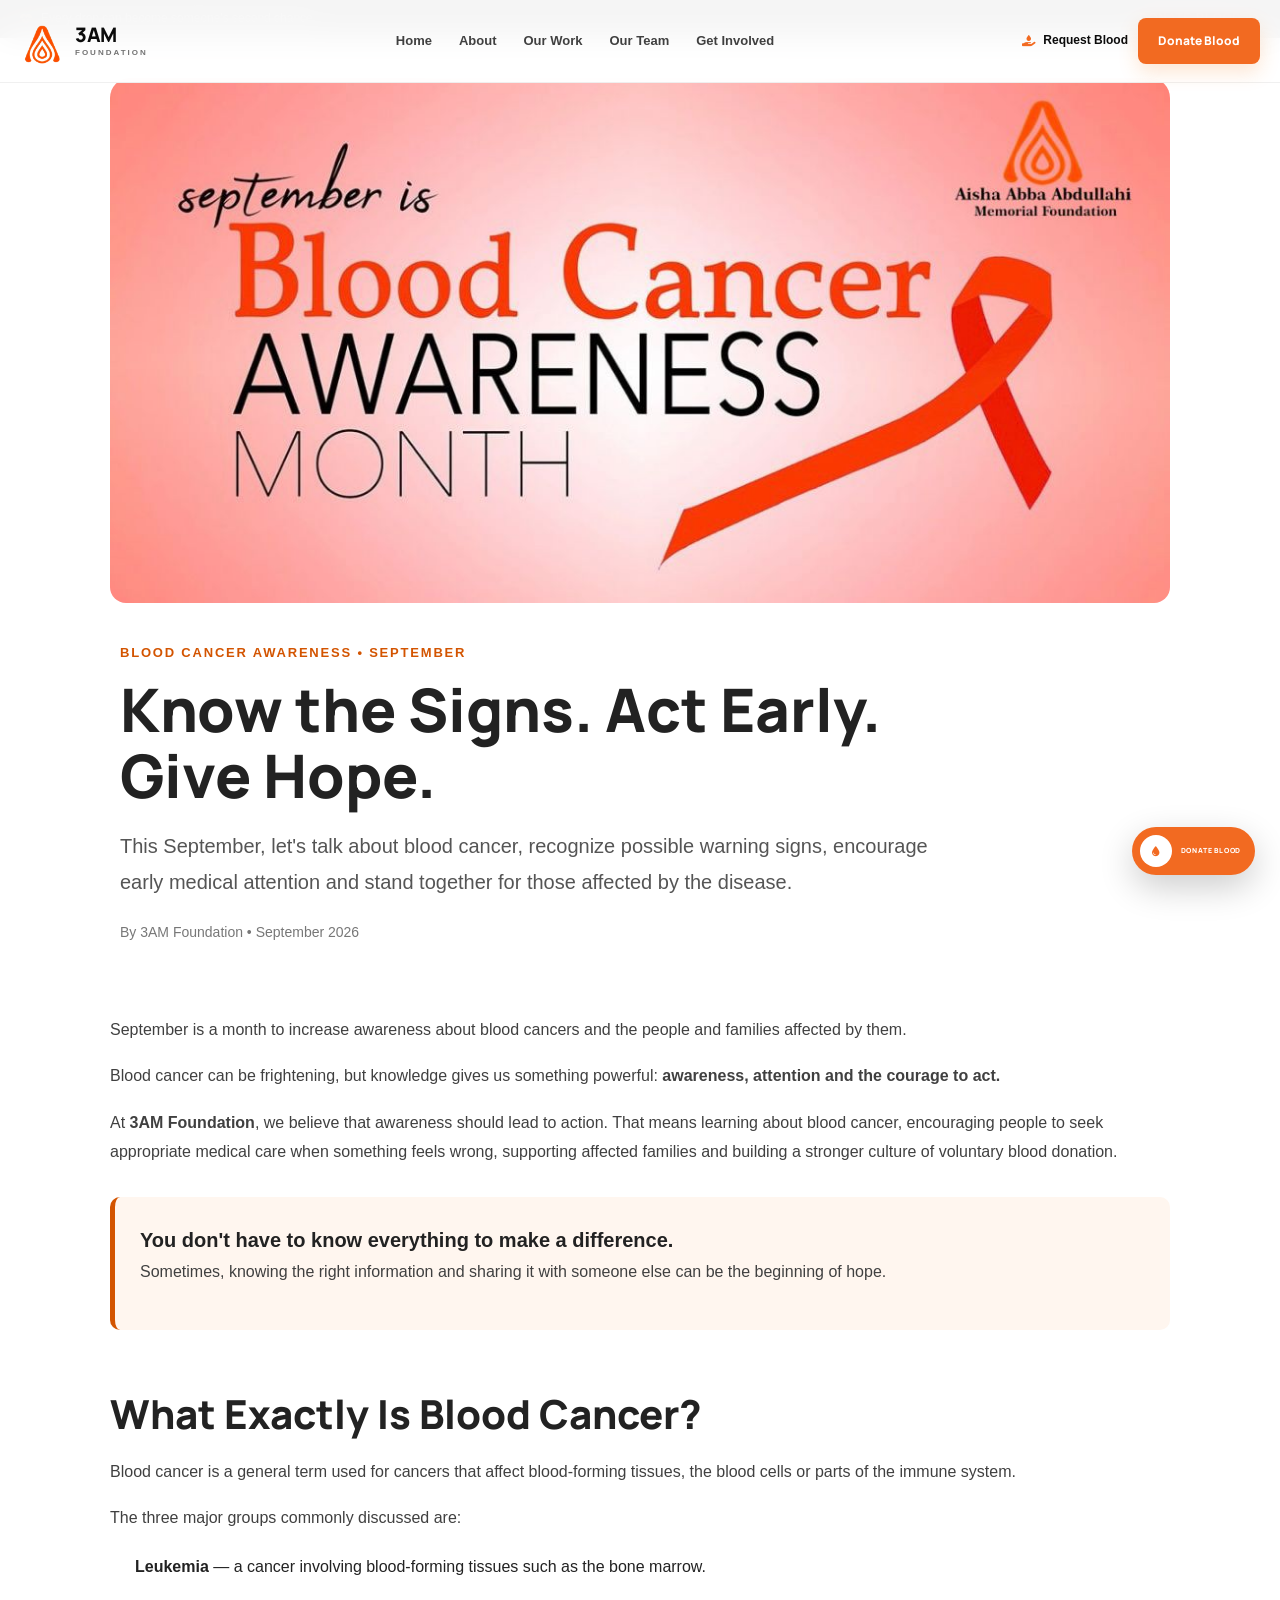
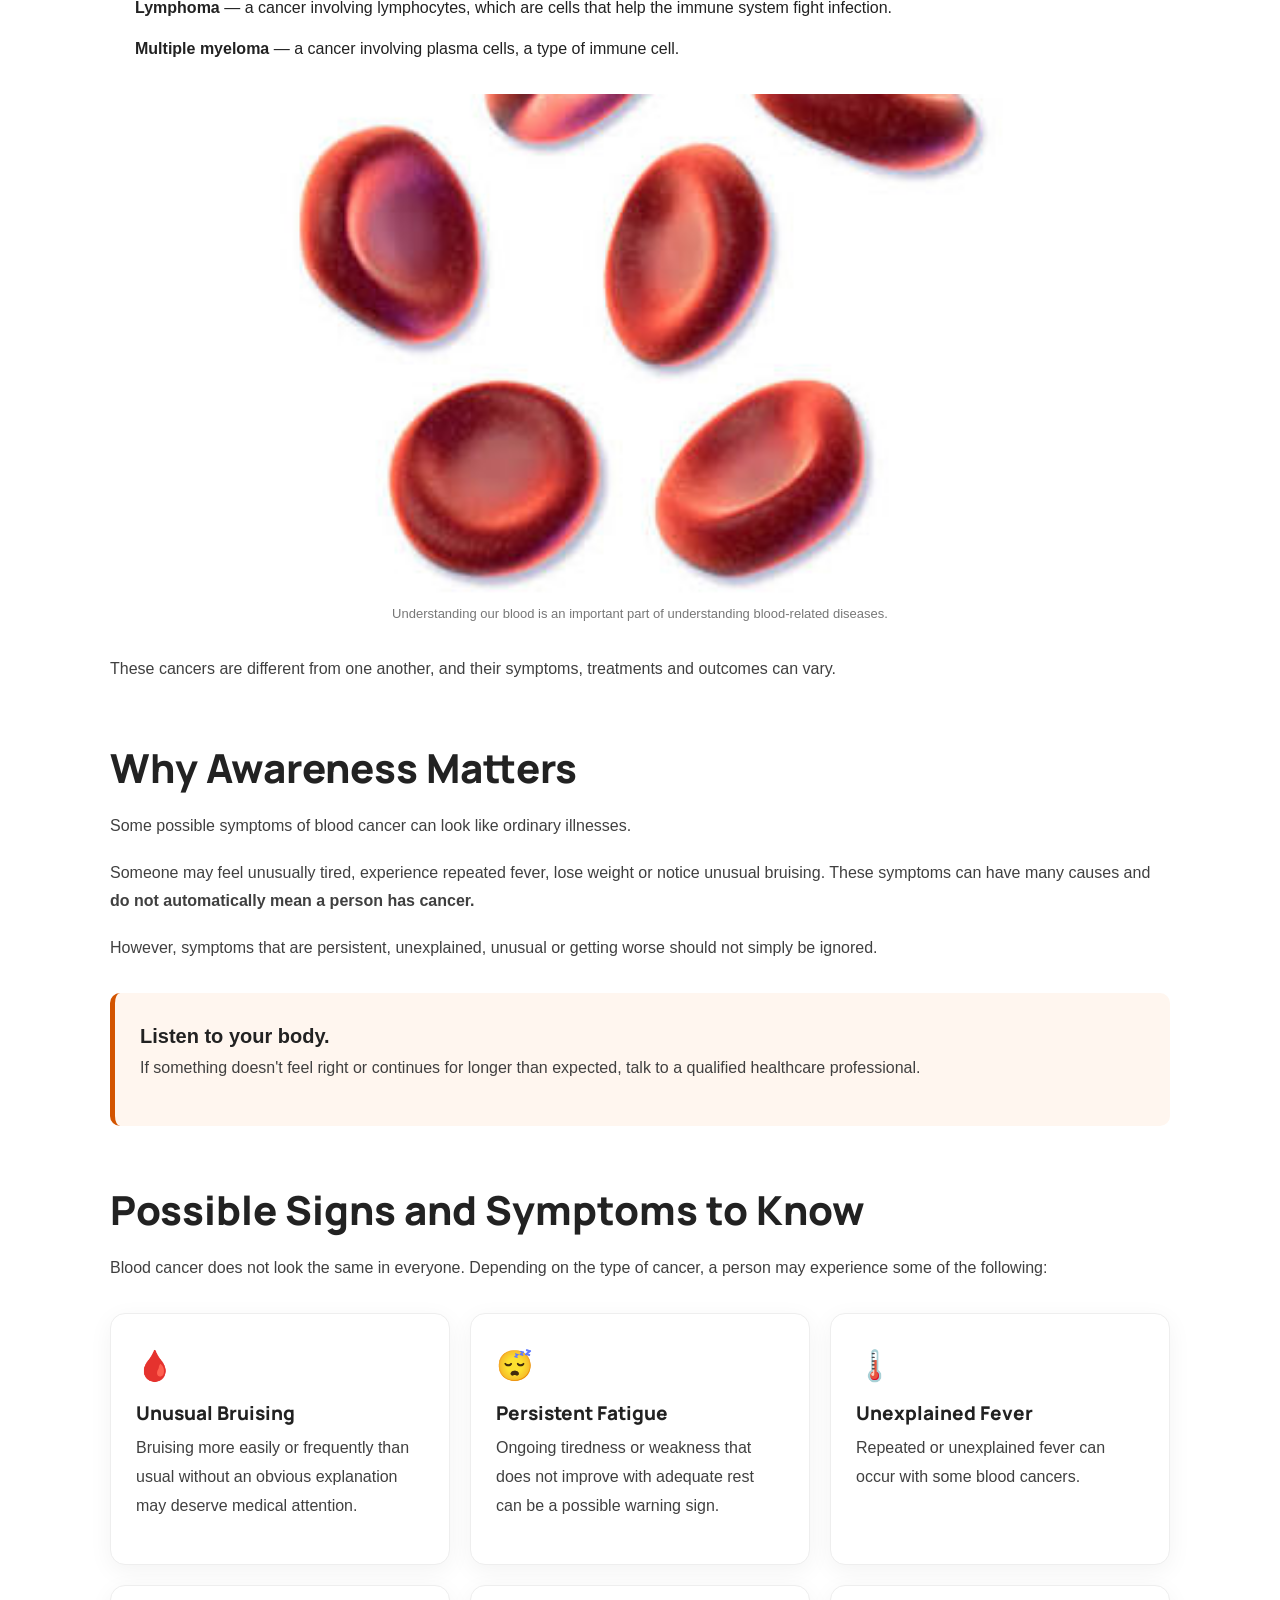
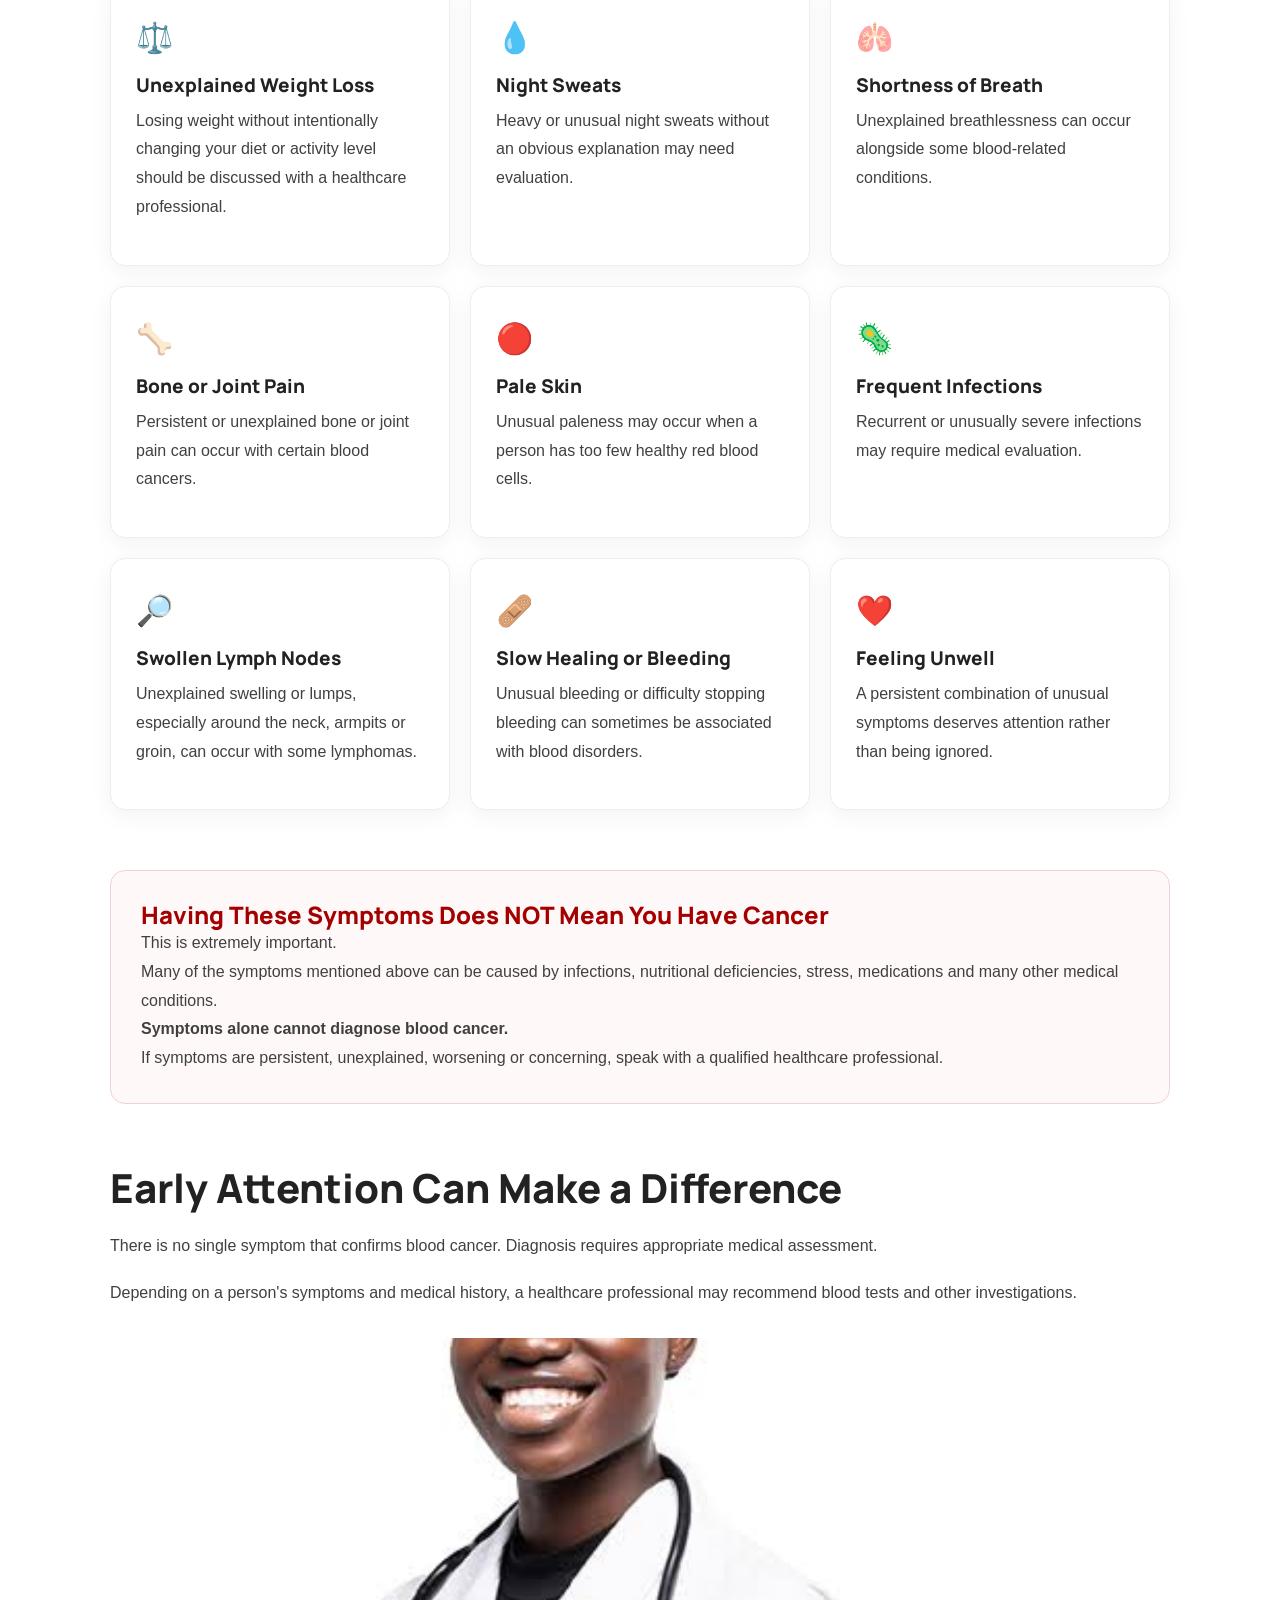
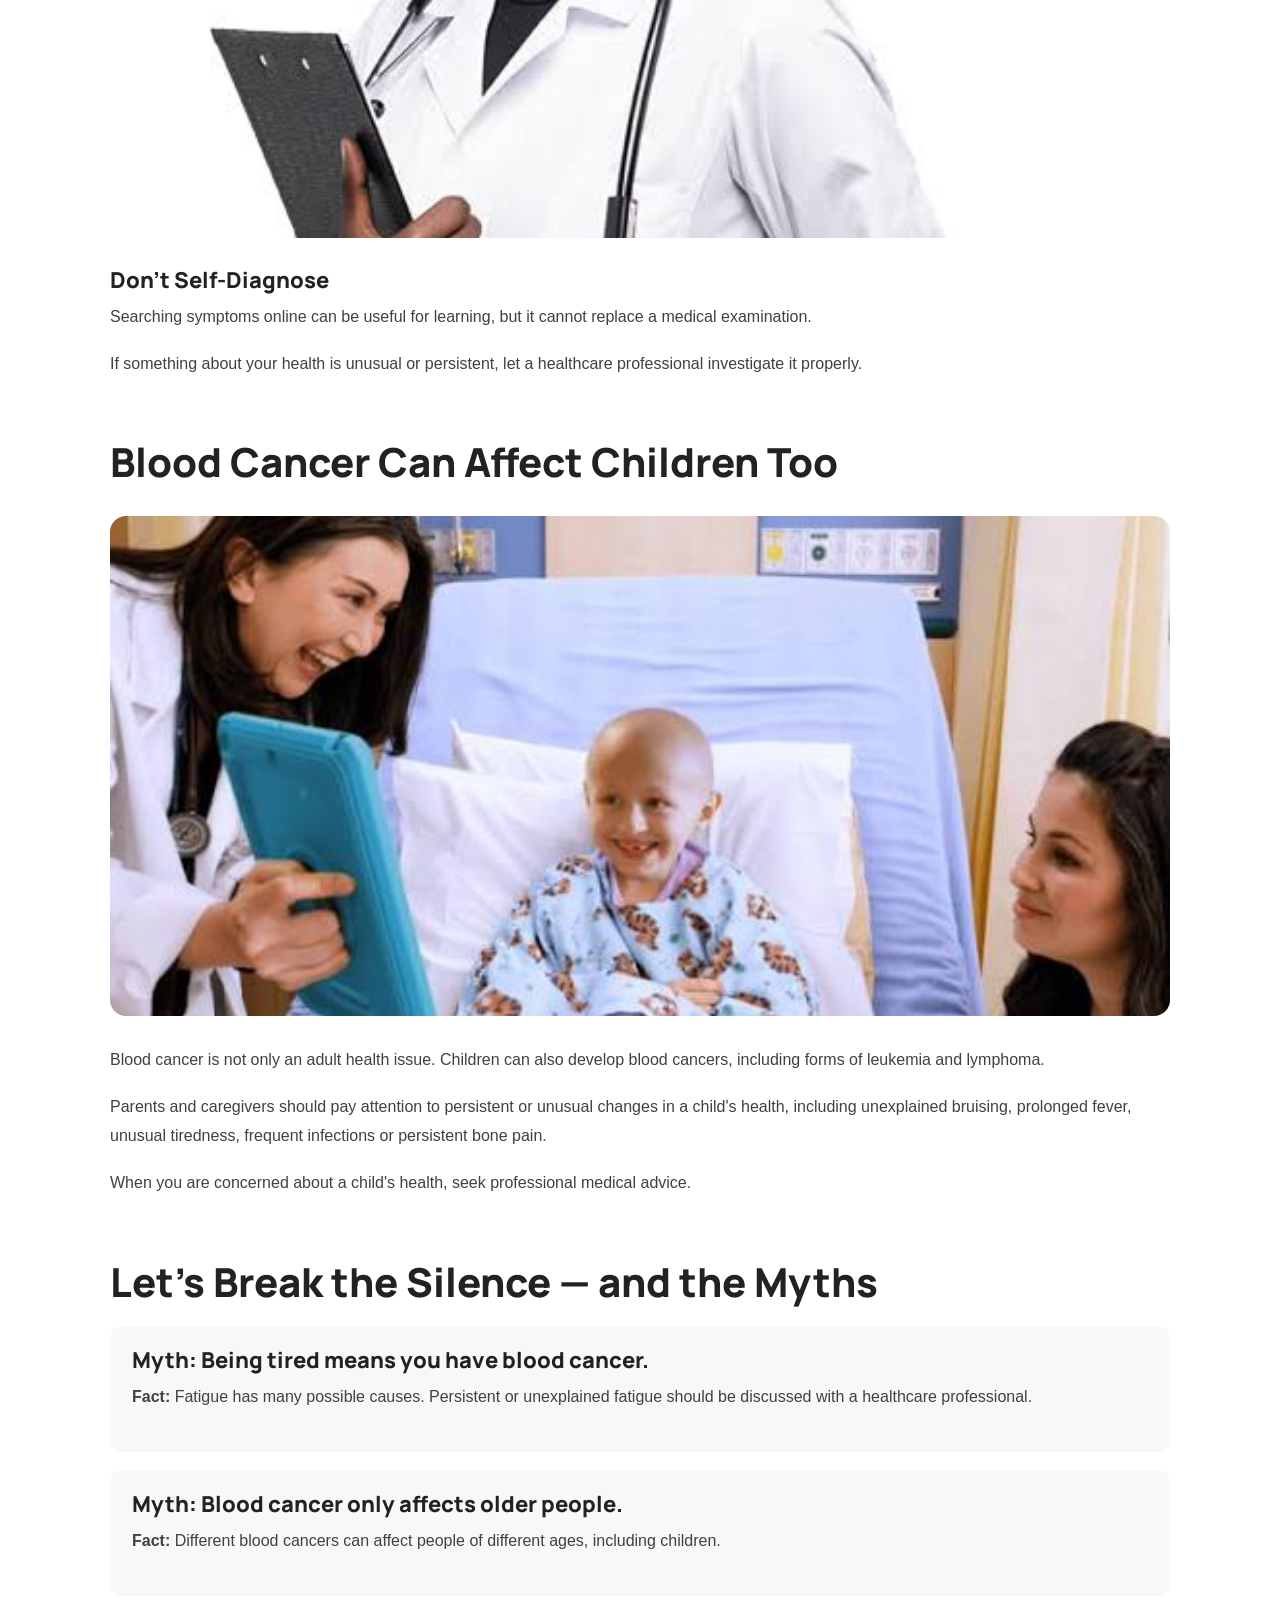
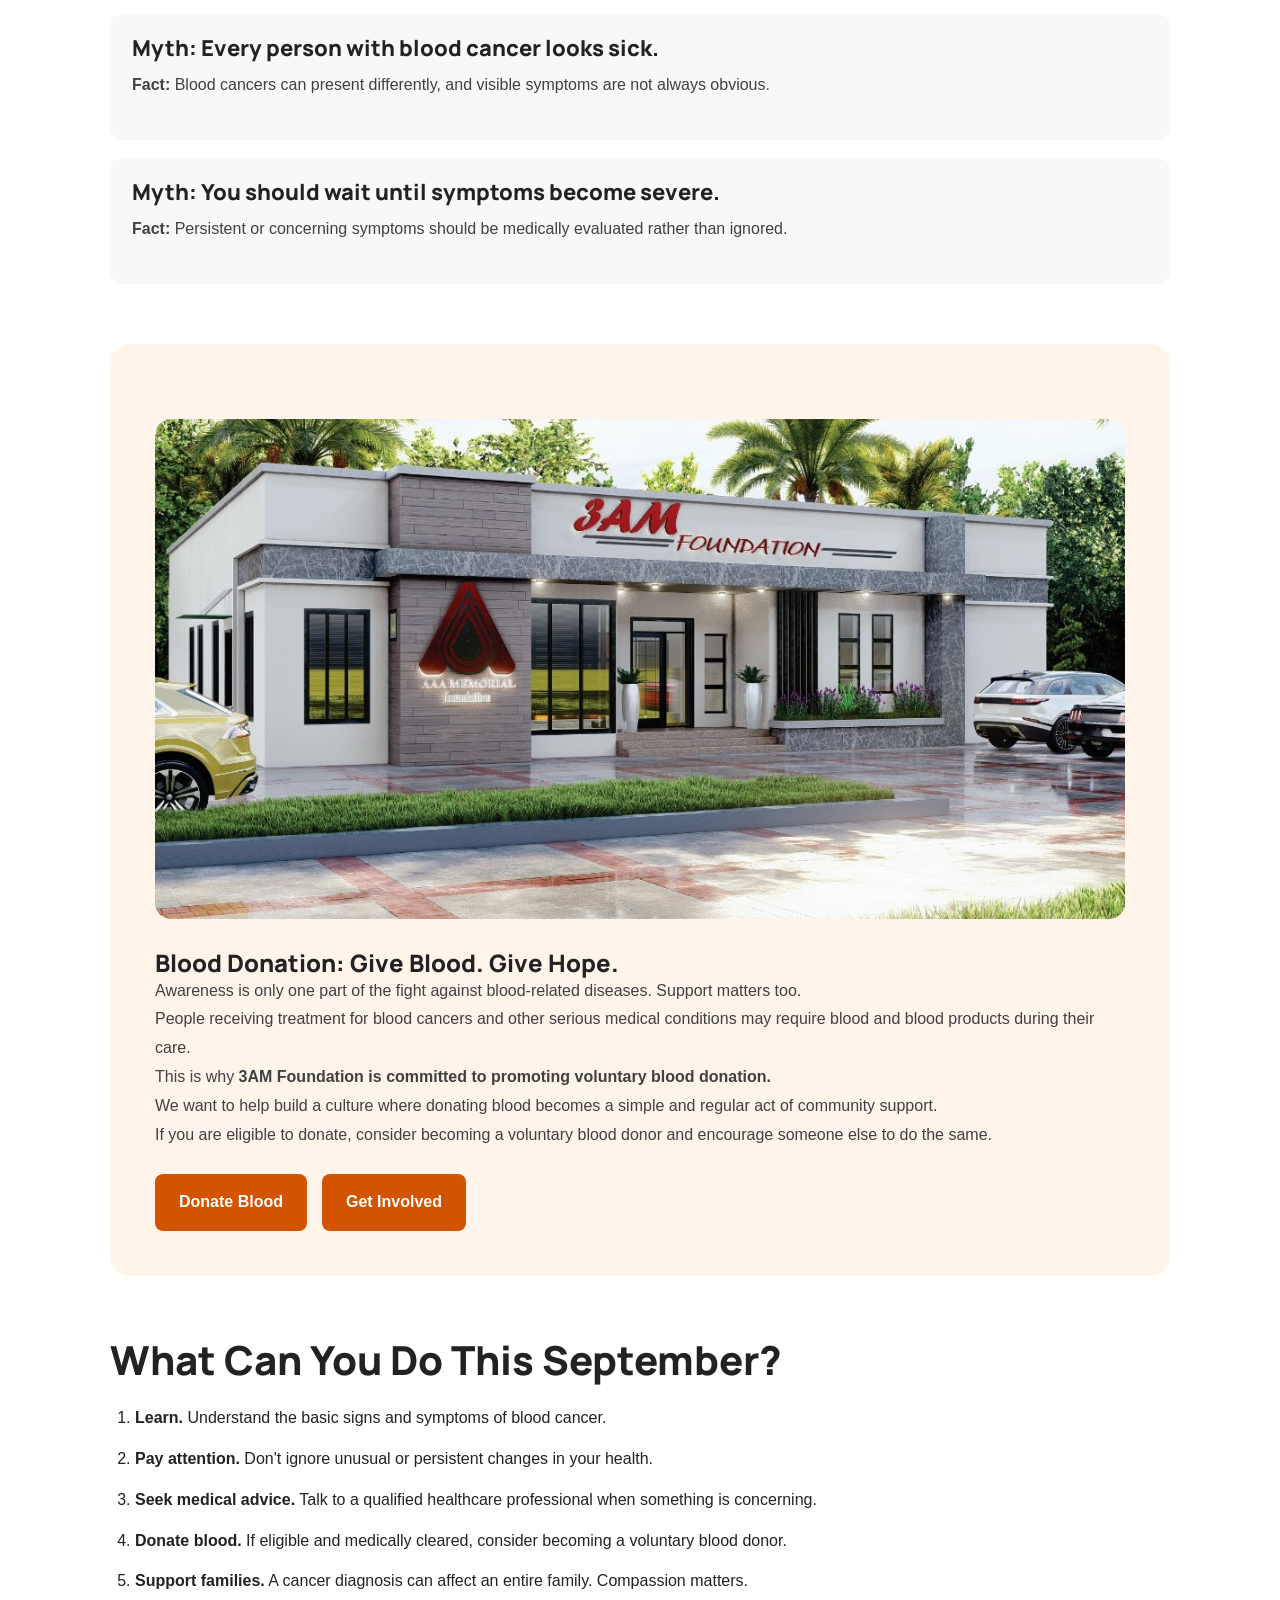
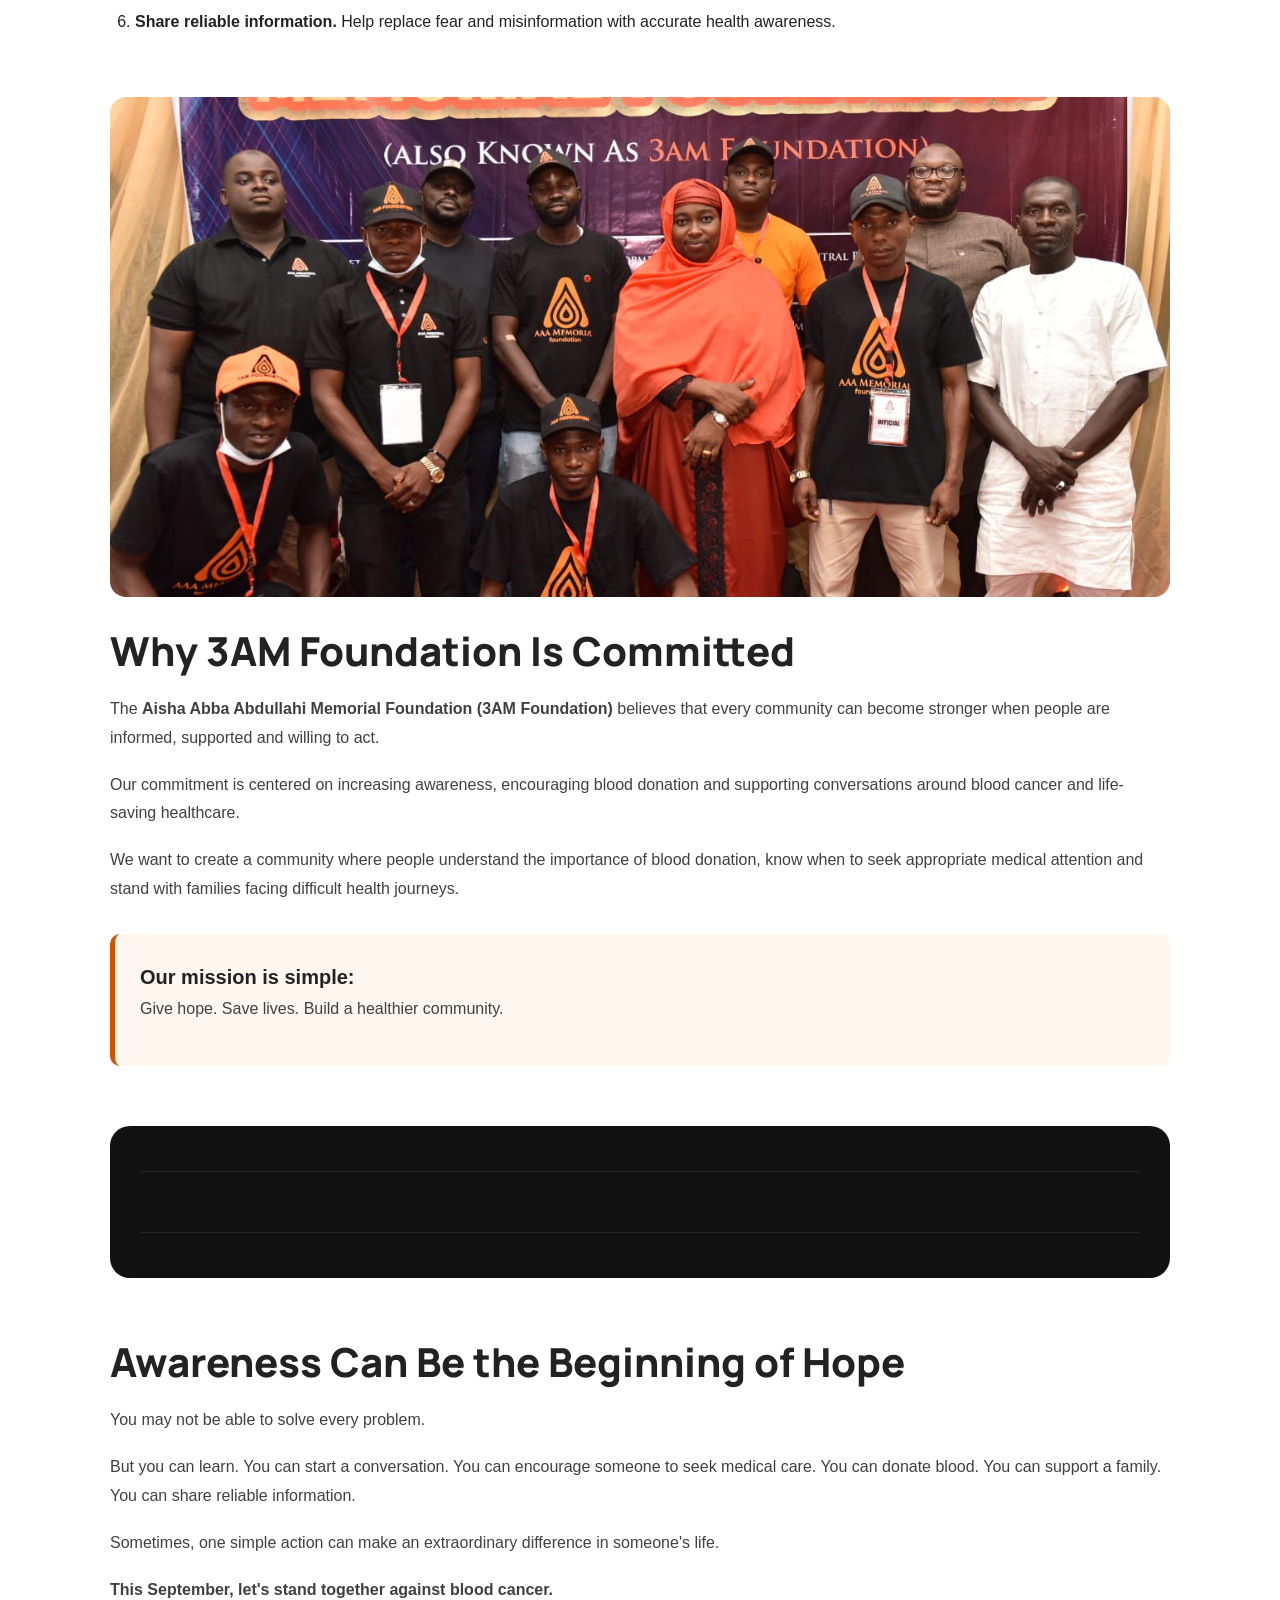
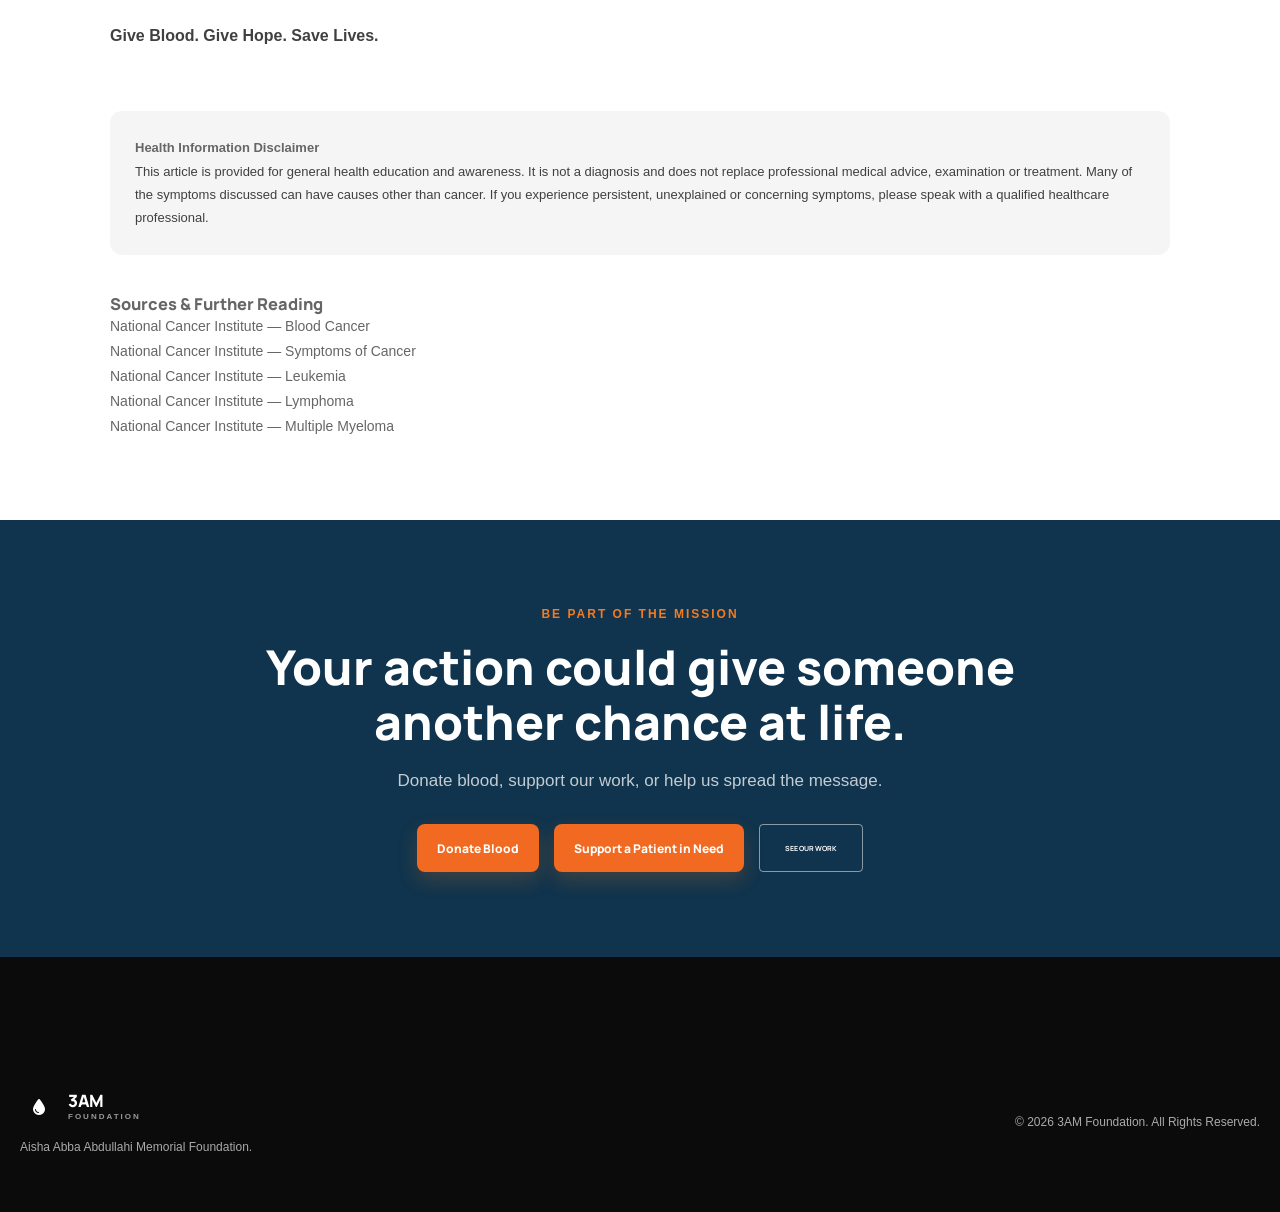
<file: bloodcancerawareness.html>
<!DOCTYPE html>
<html lang="en">

<head>

    <meta charset="UTF-8">

   <meta name="viewport"
   content="width=device-width, initial-scale=1.0">

<meta name="description"
   content="An essential guide to understanding blood cancer — its types, possible signs and symptoms, early detection, treatment awareness and the importance of blood donation.">

<meta name="keywords"
   content="3AM Foundation, blood cancer awareness, blood cancer symptoms, leukemia, lymphoma, multiple myeloma, early detection, blood donation, cancer awareness, Nigeria">

<meta name="author"
   content="Aisha Abba Abdullahi Memorial Foundation">

<meta name="theme-color"
   content="#f47b20">

<!-- Social Media Preview -->

<meta property="og:title"
   content="Blood Cancer Awareness: Essential Knowledge Everyone Should Know">

<meta property="og:description"
   content="Learn the essential knowledge about blood cancer, possible warning signs, early detection and how blood donation can help give hope and save lives.">

<meta property="og:type"
   content="article">

<meta property="og:image"
   content="https://3amfoundation.com/images/blood-cancer-awareness.jpg">

<meta property="og:image:alt"
   content="Blood Cancer Awareness — 3AM Foundation">

<meta property="og:url"
   content="https://3amfoundation.com/blog/blood-cancer-awareness.html">

<meta name="twitter:card"
   content="summary_large_image">

<meta name="twitter:title"
   content="Blood Cancer Awareness: Essential Knowledge Everyone Should Know">

<meta name="twitter:description"
   content="Essential knowledge about blood cancer, warning signs, early detection and the importance of blood donation.">

<meta name="twitter:image"
   content="https://3amfoundation.com/images/blood-cancer-awareness.jpg">


    <title>
      Blood Cancer Awareness
    </title>


    <!-- GOOGLE FONTS -->

    <link rel="preconnect"
        href="https://fonts.googleapis.com">

    <link rel="preconnect"
        href="https://fonts.gstatic.com"
        crossorigin>

    <link
        href="https://fonts.googleapis.com/css2?family=DM+Sans:wght@400;500;600;700&family=Manrope:wght@400;500;600;700;800&display=swap"
        rel="stylesheet">


    <!-- FONT AWESOME -->

    <link rel="stylesheet"
        href="https://cdnjs.cloudflare.com/ajax/libs/font-awesome/6.7.2/css/all.min.css">


    <!-- GLOBAL STYLESHEET -->

    <link rel="stylesheet"
        href="style.css">

</head>


<body class="blog-page"
    data-page="blog">


    <!-- ==================================================
         PAGE LOADER
    =================================================== -->

    <div class="page-loader"
        id="pageLoader">

        <div class="loader-content">

            <div class="loader-symbol">
                <i class="fa-solid fa-droplet"></i>
            </div>

            <span>3AM FOUNDATION</span>

        </div>

    </div>


    <!-- ==================================================
         ANNOUNCEMENT BAR
    =================================================== -->

    <div class="announcement-bar">

        <div class="container announcement-inner">

            <div class="announcement-message">

                <i class="fa-solid fa-heart-pulse"></i>

                <span>
                    Every drop can become someone's second chance.
                </span>

            </div>


            <a href="donate-blood.html"
                class="announcement-link">

                Donate Blood

                <i class="fa-solid fa-arrow-right"></i>

            </a>

        </div>

    </div>


    <!-- ==================================================
         NAVIGATION
    =================================================== -->

    <header class="site-header"
        id="siteHeader">

        <div class="container nav-container">


            <!-- LOGO -->

            <a href="index.html"
                class="brand"
                aria-label="3AM Foundation Home">

                <div class="brand-mark">

                    <img
                        src="images/3amlogo.png"
                        alt="3AM Foundation Logo">

                </div>


                <div class="brand-text">

                    <strong>3AM</strong>

                    <span>
                        FOUNDATION
                    </span>

                </div>

            </a>


            <!-- DESKTOP NAVIGATION -->

            <nav class="main-nav"
                id="mainNav"
                aria-label="Main Navigation">

                <ul>

                    <li>
                        <a href="index.html"
                            class="nav-link">
                            Home
                        </a>
                    </li>


                    <li>
                        <a href="about.html"
                            class="nav-link">
                            About
                        </a>
                    </li>


                    <li>
                        <a href="ourwork.html"
                            class="nav-link">
                            Our Work
                        </a>
                    </li>


                    <li>
                        <a href="team.html"
                            class="nav-link">
                            Our Team
                        </a>
                    </li>

                    <li>
                        <a href="getinvolved.html"
                            class="nav-link">
                            Get Involved
                        </a>
                    </li>

                </ul>

            </nav>


            <!-- NAV ACTIONS -->

            <div class="nav-actions">

                <a href="request-blood.html"
                    class="nav-request">

                    <i class="fa-solid fa-hand-holding-droplet"></i>

                    Request Blood

                </a>


                <a href="donate-blood.html"
                    class="btn btn-orange nav-donate">

                    Donate Blood

                </a>

            </div>


            <!-- MOBILE MENU BUTTON -->

            <button
                class="mobile-menu-toggle"
                id="mobileMenuToggle"
                aria-label="Open navigation menu"
                aria-expanded="false"
                aria-controls="mainNav">

                <span></span>
                <span></span>
                <span></span>

            </button>

        </div>

    </header>


    <!-- MOBILE NAVIGATION OVERLAY -->

    <div class="mobile-nav-overlay"
        id="mobileNavOverlay"></div>



    <!-- ==================================================
         MAIN CONTENT
    =================================================== -->

    <main id="mainContent">


       <!-- =====================================================
     BLOOD CANCER AWARENESS BLOG
     3AM FOUNDATION
     BODY CONTENT ONLY
====================================================== -->

<style>
    /* Article-specific styles only */
    .blood-cancer-article {
        max-width: 1100px;
        margin: 0 auto;
        padding: 40px 20px 80px;
        color: #222;
        line-height: 1.8;
    }

    .blood-cancer-article img {
        width: 100%;
        height: auto;
        display: block;
        border-radius: 16px;
    }

    .bc-hero {
        position: relative;
        margin-bottom: 55px;
        overflow: hidden;
        border-radius: 20px;
    }

    .bc-hero img {
        max-height: 580px;
        object-fit: cover;
    }

    .bc-hero-content {
        padding: 35px 10px 10px;
    }

    .bc-category {
        display: inline-block;
        color: #d35400;
        font-size: 13px;
        font-weight: 800;
        letter-spacing: 1.8px;
        margin-bottom: 12px;
    }

    .bc-hero h1 {
        font-size: clamp(34px, 5vw, 60px);
        line-height: 1.1;
        margin: 0 0 20px;
        max-width: 900px;
    }

    .bc-lead {
        font-size: 20px;
        color: #555;
        max-width: 850px;
    }

    .bc-meta {
        margin-top: 20px;
        font-size: 14px;
        color: #777;
    }

    .bc-section {
        margin: 60px 0;
    }

    .bc-section h2 {
        font-size: clamp(28px, 4vw, 40px);
        line-height: 1.2;
        margin-bottom: 20px;
    }

    .bc-section h3 {
        font-size: 22px;
        margin-top: 30px;
        margin-bottom: 10px;
    }

    .bc-section p {
        margin-bottom: 18px;
    }

    .bc-section ul,
    .bc-section ol {
        padding-left: 25px;
        margin: 20px 0;
    }

    .bc-section li {
        margin-bottom: 12px;
    }

    .bc-image {
        margin: 30px 0;
    }

    .bc-image img {
        max-height: 500px;
        object-fit: cover;
    }

    .bc-caption {
        font-size: 13px;
        color: #777;
        margin-top: 8px;
        text-align: center;
    }

    .bc-highlight {
        margin: 30px 0;
        padding: 25px;
        border-left: 5px solid #d35400;
        background: #fff6ef;
        border-radius: 10px;
    }

    .bc-highlight strong {
        font-size: 20px;
    }

    .bc-warning {
        padding: 30px;
        background: #fff8f8;
        border-radius: 15px;
        border: 1px solid #f0d2d2;
        margin: 40px 0;
    }

    .bc-warning h2 {
        margin-top: 0;
        color: #a40000;
    }

    .bc-symptoms {
        display: grid;
        grid-template-columns: repeat(3, 1fr);
        gap: 20px;
        margin-top: 30px;
    }

    .bc-symptom {
        padding: 25px;
        border: 1px solid #eee;
        border-radius: 15px;
        background: #fff;
        box-shadow: 0 6px 25px rgba(0,0,0,0.05);
    }

    .bc-symptom-icon {
        font-size: 30px;
        margin-bottom: 10px;
    }

    .bc-symptom h3 {
        margin-top: 0;
        font-size: 19px;
    }

    .bc-myth {
        padding: 22px;
        margin: 18px 0;
        background: #f8f8f8;
        border-radius: 12px;
    }

    .bc-myth h3 {
        margin-top: 0;
    }

    .bc-donation {
        padding: 45px;
        background: #fff4ea;
        border-radius: 20px;
        margin: 60px 0;
    }

    .bc-donation h2 {
        margin-top: 0;
    }

    .bc-buttons {
        display: flex;
        gap: 15px;
        flex-wrap: wrap;
        margin-top: 25px;
    }

    .bc-btn {
        display: inline-block;
        padding: 14px 24px;
        border-radius: 8px;
        text-decoration: none;
        font-weight: 700;
        transition: 0.3s ease;
    }

    .bc-btn-primary {
        background: #d35400;
        color: #fff;
    }

    .bc-btn-primary:hover {
        opacity: 0.9;
        transform: translateY(-2px);
    }

    .bc-newsletter {
        margin: 60px 0;
        padding: 45px 30px;
        text-align: center;
        background: #111;
        color: #fff;
        border-radius: 20px;
    }

    .bc-newsletter h2 {
        font-size: 32px;
        margin-top: 0;
    }

    .bc-newsletter p {
        max-width: 700px;
        margin: 0 auto 25px;
        color: #ddd;
    }

    .bc-newsletter .bc-btn {
        background: #d35400;
        color: #fff;
    }

    .bc-disclaimer {
        padding: 25px;
        background: #f5f5f5;
        border-radius: 12px;
        font-size: 13px;
        color: #666;
        margin-top: 50px;
    }

    .bc-sources {
        margin-top: 40px;
        font-size: 14px;
        color: #666;
    }

    @media (max-width: 850px) {
        .bc-symptoms {
            grid-template-columns: repeat(2, 1fr);
        }
    }

    @media (max-width: 600px) {
        .blood-cancer-article {
            padding: 25px 15px 60px;
        }

        .bc-hero-content {
            padding: 25px 5px 5px;
        }

        .bc-lead {
            font-size: 17px;
        }

        .bc-section {
            margin: 45px 0;
        }

        .bc-symptoms {
            grid-template-columns: 1fr;
        }

        .bc-donation {
            padding: 30px 20px;
        }

        .bc-newsletter {
            padding: 35px 20px;
        }
    }
</style>

<main class="blood-cancer-article">


<!-- =====================================================
     HERO
====================================================== -->

<section class="bc-hero">

    <!-- Replace with your own hero image -->
    <img
        src="images/bloodcancerawareness/septemberbloodbanner.jpeg"
        alt="Blood cancer awareness and healthcare">

    <div class="bc-hero-content">

        <span class="bc-category">
            BLOOD CANCER AWARENESS • SEPTEMBER
        </span>

        <h1>
            Know the Signs. Act Early. Give Hope.
        </h1>

        <p class="bc-lead">
            This September, let's talk about blood cancer,
            recognize possible warning signs, encourage early
            medical attention and stand together for those
            affected by the disease.
        </p>

        <div class="bc-meta">
            By 3AM Foundation • September 2026
        </div>

    </div>

</section>


<!-- =====================================================
     INTRODUCTION
====================================================== -->

<section class="bc-section">

    <p>
        September is a month to increase awareness about
        blood cancers and the people and families affected
        by them.
    </p>

    <p>
        Blood cancer can be frightening, but knowledge gives
        us something powerful: <strong>awareness, attention
        and the courage to act.</strong>
    </p>

    <p>
        At <strong>3AM Foundation</strong>, we believe that
        awareness should lead to action. That means learning
        about blood cancer, encouraging people to seek
        appropriate medical care when something feels wrong,
        supporting affected families and building a stronger
        culture of voluntary blood donation.
    </p>

    <div class="bc-highlight">

        <strong>
            You don't have to know everything to make a
            difference.
        </strong>

        <p>
            Sometimes, knowing the right information and
            sharing it with someone else can be the beginning
            of hope.
        </p>

    </div>

</section>


<!-- =====================================================
     WHAT IS BLOOD CANCER
====================================================== -->

<section class="bc-section">

    <h2>
        What Exactly Is Blood Cancer?
    </h2>

    <p>
        Blood cancer is a general term used for cancers that
        affect blood-forming tissues, the blood cells or parts
        of the immune system.
    </p>

    <p>
        The three major groups commonly discussed are:
    </p>

    <ul>

        <li>
            <strong>Leukemia</strong> — a cancer involving
            blood-forming tissues such as the bone marrow.
        </li>

        <li>
            <strong>Lymphoma</strong> — a cancer involving
            lymphocytes, which are cells that help the immune
            system fight infection.
        </li>

        <li>
            <strong>Multiple myeloma</strong> — a cancer
            involving plasma cells, a type of immune cell.
        </li>

    </ul>

    <div class="bc-image">

        <!-- Replace with your own image -->
        <img
            src="images/bloodcancerawareness/blood cells.jpg"
            alt="Blood cells viewed in a medical setting">

        <div class="bc-caption">
            Understanding our blood is an important part of
            understanding blood-related diseases.
        </div>

    </div>

    <p>
        These cancers are different from one another, and
        their symptoms, treatments and outcomes can vary.
    </p>

</section>


<!-- =====================================================
     WHY AWARENESS MATTERS
====================================================== -->

<section class="bc-section">

    <h2>
        Why Awareness Matters
    </h2>

    <p>
        Some possible symptoms of blood cancer can look like
        ordinary illnesses.
    </p>

    <p>
        Someone may feel unusually tired, experience repeated
        fever, lose weight or notice unusual bruising.
        These symptoms can have many causes and
        <strong>do not automatically mean a person has
        cancer.</strong>
    </p>

    <p>
        However, symptoms that are persistent, unexplained,
        unusual or getting worse should not simply be ignored.
    </p>

    <div class="bc-highlight">

        <strong>
            Listen to your body.
        </strong>

        <p>
            If something doesn't feel right or continues for
            longer than expected, talk to a qualified
            healthcare professional.
        </p>

    </div>

</section>


<!-- =====================================================
     SIGNS AND SYMPTOMS
====================================================== -->

<section class="bc-section">

    <h2>
        Possible Signs and Symptoms to Know
    </h2>

    <p>
        Blood cancer does not look the same in everyone.
        Depending on the type of cancer, a person may
        experience some of the following:
    </p>


    <div class="bc-symptoms">


        <article class="bc-symptom">

            <div class="bc-symptom-icon">🩸</div>

            <h3>
                Unusual Bruising
            </h3>

            <p>
                Bruising more easily or frequently than usual
                without an obvious explanation may deserve
                medical attention.
            </p>

        </article>


        <article class="bc-symptom">

            <div class="bc-symptom-icon">😴</div>

            <h3>
                Persistent Fatigue
            </h3>

            <p>
                Ongoing tiredness or weakness that does not
                improve with adequate rest can be a possible
                warning sign.
            </p>

        </article>


        <article class="bc-symptom">

            <div class="bc-symptom-icon">🌡️</div>

            <h3>
                Unexplained Fever
            </h3>

            <p>
                Repeated or unexplained fever can occur with
                some blood cancers.
            </p>

        </article>


        <article class="bc-symptom">

            <div class="bc-symptom-icon">⚖️</div>

            <h3>
                Unexplained Weight Loss
            </h3>

            <p>
                Losing weight without intentionally changing
                your diet or activity level should be discussed
                with a healthcare professional.
            </p>

        </article>


        <article class="bc-symptom">

            <div class="bc-symptom-icon">💧</div>

            <h3>
                Night Sweats
            </h3>

            <p>
                Heavy or unusual night sweats without an
                obvious explanation may need evaluation.
            </p>

        </article>


        <article class="bc-symptom">

            <div class="bc-symptom-icon">🫁</div>

            <h3>
                Shortness of Breath
            </h3>

            <p>
                Unexplained breathlessness can occur alongside
                some blood-related conditions.
            </p>

        </article>


        <article class="bc-symptom">

            <div class="bc-symptom-icon">🦴</div>

            <h3>
                Bone or Joint Pain
            </h3>

            <p>
                Persistent or unexplained bone or joint pain
                can occur with certain blood cancers.
            </p>

        </article>


        <article class="bc-symptom">

            <div class="bc-symptom-icon">🔴</div>

            <h3>
                Pale Skin
            </h3>

            <p>
                Unusual paleness may occur when a person has
                too few healthy red blood cells.
            </p>

        </article>


        <article class="bc-symptom">

            <div class="bc-symptom-icon">🦠</div>

            <h3>
                Frequent Infections
            </h3>

            <p>
                Recurrent or unusually severe infections may
                require medical evaluation.
            </p>

        </article>


        <article class="bc-symptom">

            <div class="bc-symptom-icon">🔎</div>

            <h3>
                Swollen Lymph Nodes
            </h3>

            <p>
                Unexplained swelling or lumps, especially
                around the neck, armpits or groin, can occur
                with some lymphomas.
            </p>

        </article>


        <article class="bc-symptom">

            <div class="bc-symptom-icon">🩹</div>

            <h3>
                Slow Healing or Bleeding
            </h3>

            <p>
                Unusual bleeding or difficulty stopping
                bleeding can sometimes be associated with
                blood disorders.
            </p>

        </article>


        <article class="bc-symptom">

            <div class="bc-symptom-icon">❤️</div>

            <h3>
                Feeling Unwell
            </h3>

            <p>
                A persistent combination of unusual symptoms
                deserves attention rather than being ignored.
            </p>

        </article>


    </div>

</section>


<!-- =====================================================
     IMPORTANT WARNING
====================================================== -->

<section class="bc-warning">

    <h2>
        Having These Symptoms Does NOT Mean You Have Cancer
    </h2>

    <p>
        This is extremely important.
    </p>

    <p>
        Many of the symptoms mentioned above can be caused
        by infections, nutritional deficiencies, stress,
        medications and many other medical conditions.
    </p>

    <p>
        <strong>
            Symptoms alone cannot diagnose blood cancer.
        </strong>
    </p>

    <p>
        If symptoms are persistent, unexplained, worsening
        or concerning, speak with a qualified healthcare
        professional.
    </p>

</section>


<!-- =====================================================
     EARLY DETECTION
====================================================== -->

<section class="bc-section">

    <h2>
        Early Attention Can Make a Difference
    </h2>

    <p>
        There is no single symptom that confirms blood cancer.
        Diagnosis requires appropriate medical assessment.
    </p>

    <p>
        Depending on a person's symptoms and medical history,
        a healthcare professional may recommend blood tests
        and other investigations.
    </p>

    <div class="bc-image">

        <!-- Replace with your own image -->
        <img
            src="images/bloodcancerawareness/healthcareprofessional.jpg"
            alt="Healthcare professional conducting medical testing">

    </div>

    <h3>
        Don't Self-Diagnose
    </h3>

    <p>
        Searching symptoms online can be useful for learning,
        but it cannot replace a medical examination.
    </p>

    <p>
        If something about your health is unusual or
        persistent, let a healthcare professional investigate
        it properly.
    </p>

</section>


<!-- =====================================================
     CHILDREN
====================================================== -->

<section class="bc-section">

    <h2>
        Blood Cancer Can Affect Children Too
    </h2>

    <div class="bc-image">

        <!-- Replace with your own image -->
        <img
            src="images/bloodcancerawareness/childrencancer.jpg"
            alt="Child receiving healthcare support">

    </div>

    <p>
        Blood cancer is not only an adult health issue.
        Children can also develop blood cancers, including
        forms of leukemia and lymphoma.
    </p>

    <p>
        Parents and caregivers should pay attention to
        persistent or unusual changes in a child's health,
        including unexplained bruising, prolonged fever,
        unusual tiredness, frequent infections or persistent
        bone pain.
    </p>

    <p>
        When you are concerned about a child's health, seek
        professional medical advice.
    </p>

</section>


<!-- =====================================================
     MYTHS
====================================================== -->

<section class="bc-section">

    <h2>
        Let's Break the Silence — and the Myths
    </h2>


    <div class="bc-myth">

        <h3>
            Myth: Being tired means you have blood cancer.
        </h3>

        <p>
            <strong>Fact:</strong>
            Fatigue has many possible causes. Persistent or
            unexplained fatigue should be discussed with a
            healthcare professional.
        </p>

    </div>


    <div class="bc-myth">

        <h3>
            Myth: Blood cancer only affects older people.
        </h3>

        <p>
            <strong>Fact:</strong>
            Different blood cancers can affect people of
            different ages, including children.
        </p>

    </div>


    <div class="bc-myth">

        <h3>
            Myth: Every person with blood cancer looks sick.
        </h3>

        <p>
            <strong>Fact:</strong>
            Blood cancers can present differently, and visible
            symptoms are not always obvious.
        </p>

    </div>


    <div class="bc-myth">

        <h3>
            Myth: You should wait until symptoms become severe.
        </h3>

        <p>
            <strong>Fact:</strong>
            Persistent or concerning symptoms should be
            medically evaluated rather than ignored.
        </p>

    </div>

</section>


<!-- =====================================================
     BLOOD DONATION
====================================================== -->

<section class="bc-donation">

    <div class="bc-image">

        <!-- Replace with your own blood donation image -->
        <img
            src="images/blood bank.jpeg"
            alt="Voluntary blood donation">

    </div>

    <h2>
        Blood Donation: Give Blood. Give Hope.
    </h2>

    <p>
        Awareness is only one part of the fight against
        blood-related diseases. Support matters too.
    </p>

    <p>
        People receiving treatment for blood cancers and
        other serious medical conditions may require blood
        and blood products during their care.
    </p>

    <p>
        This is why <strong>3AM Foundation is committed to
        promoting voluntary blood donation.</strong>
    </p>

    <p>
        We want to help build a culture where donating blood
        becomes a simple and regular act of community
        support.
    </p>

    <p>
        If you are eligible to donate, consider becoming a
        voluntary blood donor and encourage someone else to
        do the same.
    </p>

    <div class="bc-buttons">

        <a
            href="/donate-blood.html"
            class="bc-btn bc-btn-primary">
            Donate Blood
        </a>

        <a
            href="/get-involved.html"
            class="bc-btn bc-btn-primary">
            Get Involved
        </a>

    </div>

</section>


<!-- =====================================================
     WHAT YOU CAN DO
====================================================== -->

<section class="bc-section">

    <h2>
        What Can You Do This September?
    </h2>

    <ol>

        <li>
            <strong>Learn.</strong>
            Understand the basic signs and symptoms of
            blood cancer.
        </li>

        <li>
            <strong>Pay attention.</strong>
            Don't ignore unusual or persistent changes in
            your health.
        </li>

        <li>
            <strong>Seek medical advice.</strong>
            Talk to a qualified healthcare professional when
            something is concerning.
        </li>

        <li>
            <strong>Donate blood.</strong>
            If eligible and medically cleared, consider
            becoming a voluntary blood donor.
        </li>

        <li>
            <strong>Support families.</strong>
            A cancer diagnosis can affect an entire family.
            Compassion matters.
        </li>

        <li>
            <strong>Share reliable information.</strong>
            Help replace fear and misinformation with
            accurate health awareness.
        </li>

    </ol>

</section>


<!-- =====================================================
     3AM FOUNDATION COMMITMENT
====================================================== -->

<section class="bc-section">

    <div class="bc-image">

        <!-- Replace with your own foundation image -->
        <img
            src="images/volunteers1.jpeg"
            alt="3AM Foundation community outreach">

    </div>

    <h2>
        Why 3AM Foundation Is Committed
    </h2>

    <p>
        The <strong>Aisha Abba Abdullahi Memorial Foundation
        (3AM Foundation)</strong> believes that every
        community can become stronger when people are informed,
        supported and willing to act.
    </p>

    <p>
        Our commitment is centered on increasing awareness,
        encouraging blood donation and supporting conversations
        around blood cancer and life-saving healthcare.
    </p>

    <p>
        We want to create a community where people understand
        the importance of blood donation, know when to seek
        appropriate medical attention and stand with families
        facing difficult health journeys.
    </p>

    <div class="bc-highlight">

        <strong>
            Our mission is simple:
        </strong>

        <p>
            Give hope. Save lives. Build a healthier community.
        </p>

    </div>

</section>


<!-- =====================================================
     NEWSLETTER CTA
====================================================== -->

<section class="bc-newsletter">

    <div class="footer-updates">

            <script async data-uid="9828cfd21d" src="https://3amfoundation.kit.com/9828cfd21d/index.js"></script>
        </div>
</section>


<!-- =====================================================
     FINAL MESSAGE
====================================================== -->

<section class="bc-section">

    <h2>
        Awareness Can Be the Beginning of Hope
    </h2>

    <p>
        You may not be able to solve every problem.
    </p>

    <p>
        But you can learn.
        You can start a conversation.
        You can encourage someone to seek medical care.
        You can donate blood.
        You can support a family.
        You can share reliable information.
    </p>

    <p>
        Sometimes, one simple action can make an extraordinary
        difference in someone's life.
    </p>

    <p>
        <strong>
            This September, let's stand together against blood
            cancer.
        </strong>
    </p>

    <p>
        <strong>
            Give Blood. Give Hope. Save Lives.
        </strong>
    </p>

</section>


<!-- =====================================================
     MEDICAL DISCLAIMER
====================================================== -->

<aside class="bc-disclaimer">

    <strong>
        Health Information Disclaimer
    </strong>

    <p>
        This article is provided for general health education
        and awareness. It is not a diagnosis and does not
        replace professional medical advice, examination or
        treatment. Many of the symptoms discussed can have
        causes other than cancer. If you experience persistent,
        unexplained or concerning symptoms, please speak with
        a qualified healthcare professional.
    </p>

</aside>


<!-- =====================================================
     SOURCES
====================================================== -->

<section class="bc-sources">

    <h3>
        Sources & Further Reading
    </h3>

    <ul>

        <li>
            National Cancer Institute — Blood Cancer
        </li>

        <li>
            National Cancer Institute — Symptoms of Cancer
        </li>

        <li>
            National Cancer Institute — Leukemia
        </li>

        <li>
            National Cancer Institute — Lymphoma
        </li>

        <li>
            National Cancer Institute — Multiple Myeloma
        </li>

    </ul>

</section>


</main>



        <!-- ==================================================
             RELATED CTA
        =================================================== -->

        <section class="blog-cta">

            <div class="container">

                <div class="blog-cta-content">

                    <span>
                        BE PART OF THE MISSION
                    </span>

                    <h2>
                        Your action could give someone
                        another chance at life.
                    </h2>

                    <p>
                        Donate blood, support our work, or help us
                        spread the message.
                    </p>


                    <div class="blog-cta-buttons">

                        <a href="donateblood.html"
                            class="btn btn-orange">

                            Donate Blood

                        </a>

                         <a href="supportblood.html"
                            class="btn btn-orange">

                            Support a Patient in Need

                        </a>


                        <a href="ourwork.html"
                            class="btn btn-outline-light">

                            See Our Work

                        </a>

                    </div>

                </div>

            </div>

        </section>


        <!-- ==================================================
             MOBILE ACTION BAR
        =================================================== -->

        <div class="mobile-action-bar">

            <a href="donateblood.html">

                <i class="fa-solid fa-droplet"></i>

                <span>
                    Donate Blood
                </span>

            </a>


            <a href="request-blood.html">

                <i class="fa-solid fa-hand-holding-medical"></i>

                <span>
                    Request Blood
                </span>

            </a>


            <a href="supportblood.html">

                <i class="fa-solid fa-building-columns"></i>

                <span>
                    Support the Mission
                </span>

            </a>


           
        </div>

    </main>



    <!-- ==================================================
         FOOTER
    =================================================== -->

    <footer class="site-footer">

        <div class="container footer-placeholder">

            <div>

                <div class="footer-brand">

                    <div class="brand-mark">
                        <i class="fa-solid fa-droplet"></i>
                    </div>

                    <div class="brand-text">

                        <strong>3AM</strong>

                        <span>
                            FOUNDATION
                        </span>

                    </div>

                </div>


                <p>
                    Aisha Abba Abdullahi Memorial Foundation.
                </p>

            </div>


            <p class="footer-copy">

                © <span id="currentYear"></span>
                3AM Foundation.
                All Rights Reserved.

            </p>

        </div>

    </footer>



    <!-- FLOATING DONATE BUTTON -->

    <a href="donateblood.html"
        class="floating-donate"
        aria-label="Donate Blood">

        <span class="floating-donate-icon">

            <i class="fa-solid fa-droplet"></i>

        </span>


        <span class="floating-donate-text">
            Donate Blood
        </span>

    </a>



    <!-- BACK TO TOP -->

    <button
        class="back-to-top"
        id="backToTop"
        aria-label="Back to top">

        <i class="fa-solid fa-arrow-up"></i>

    </button>



    <!-- MAIN JAVASCRIPT -->

    <script src="script.js"></script>

</body>

</html>
</file>
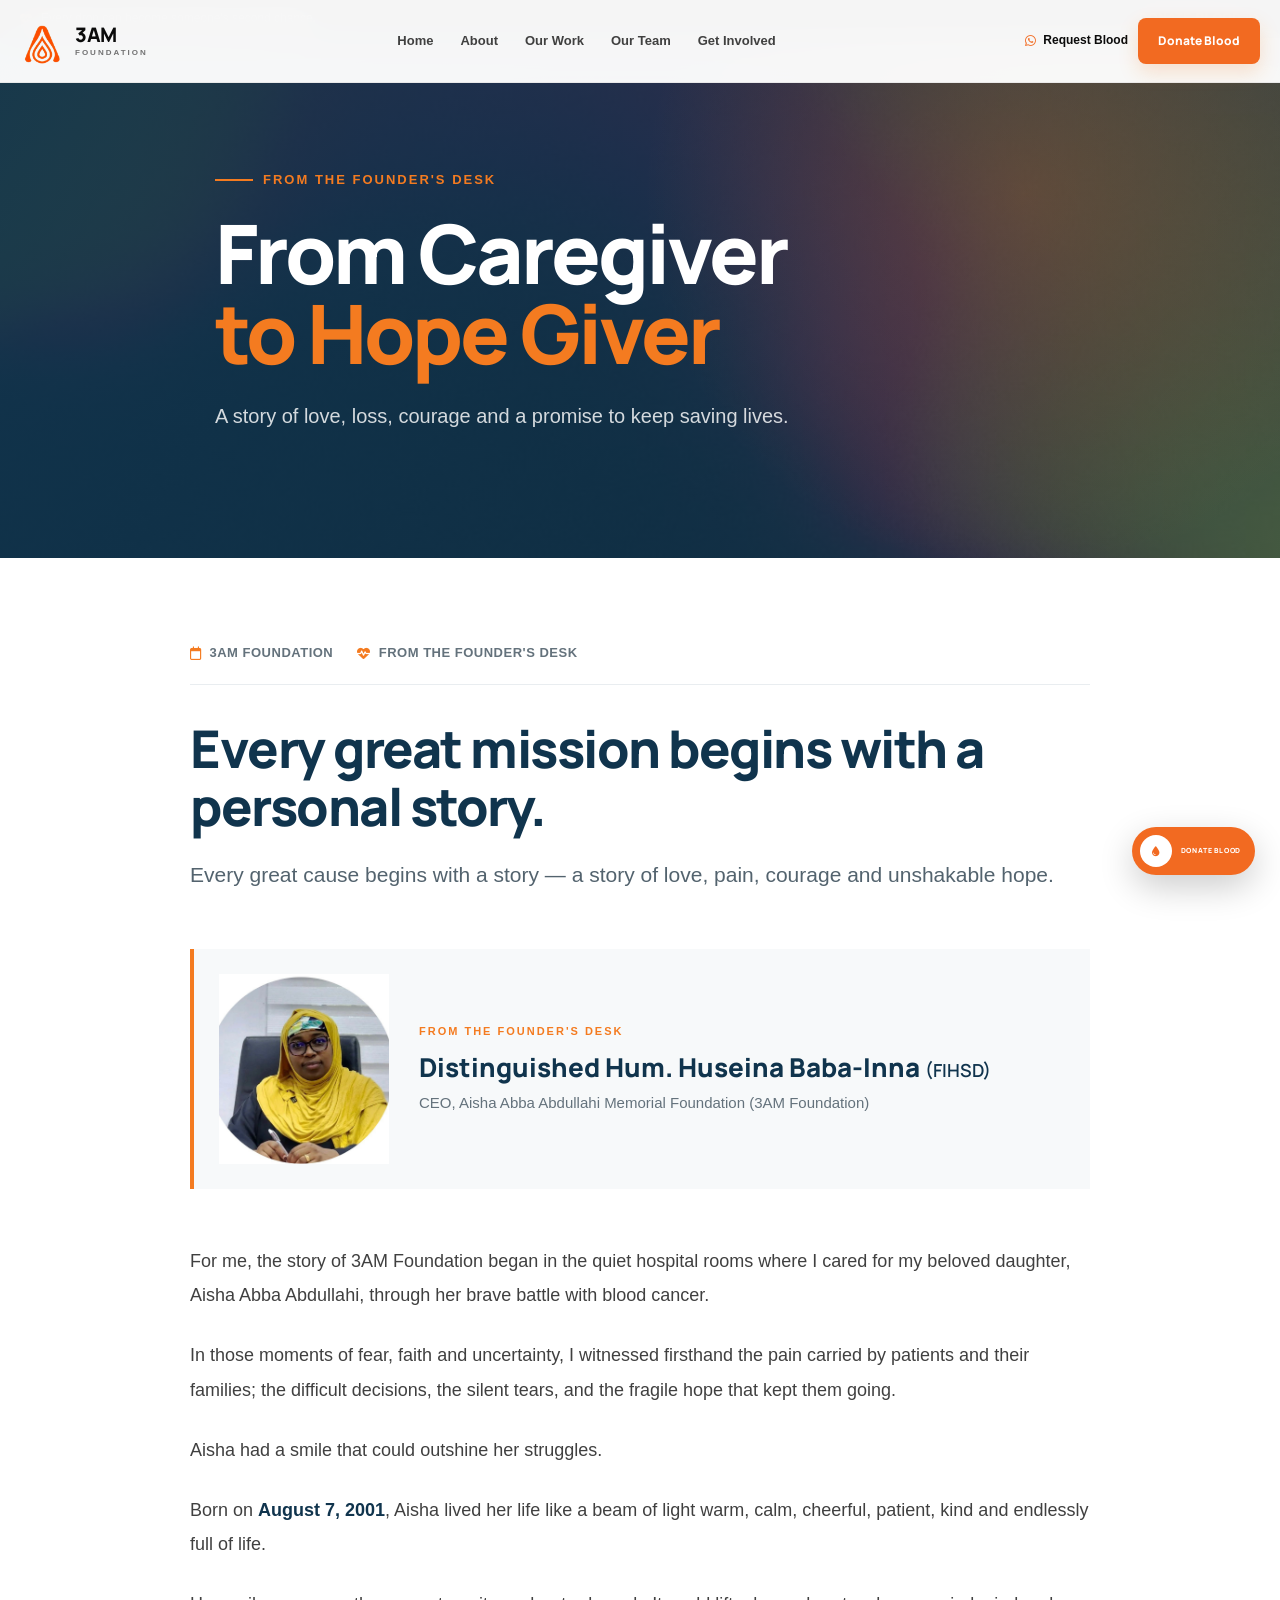
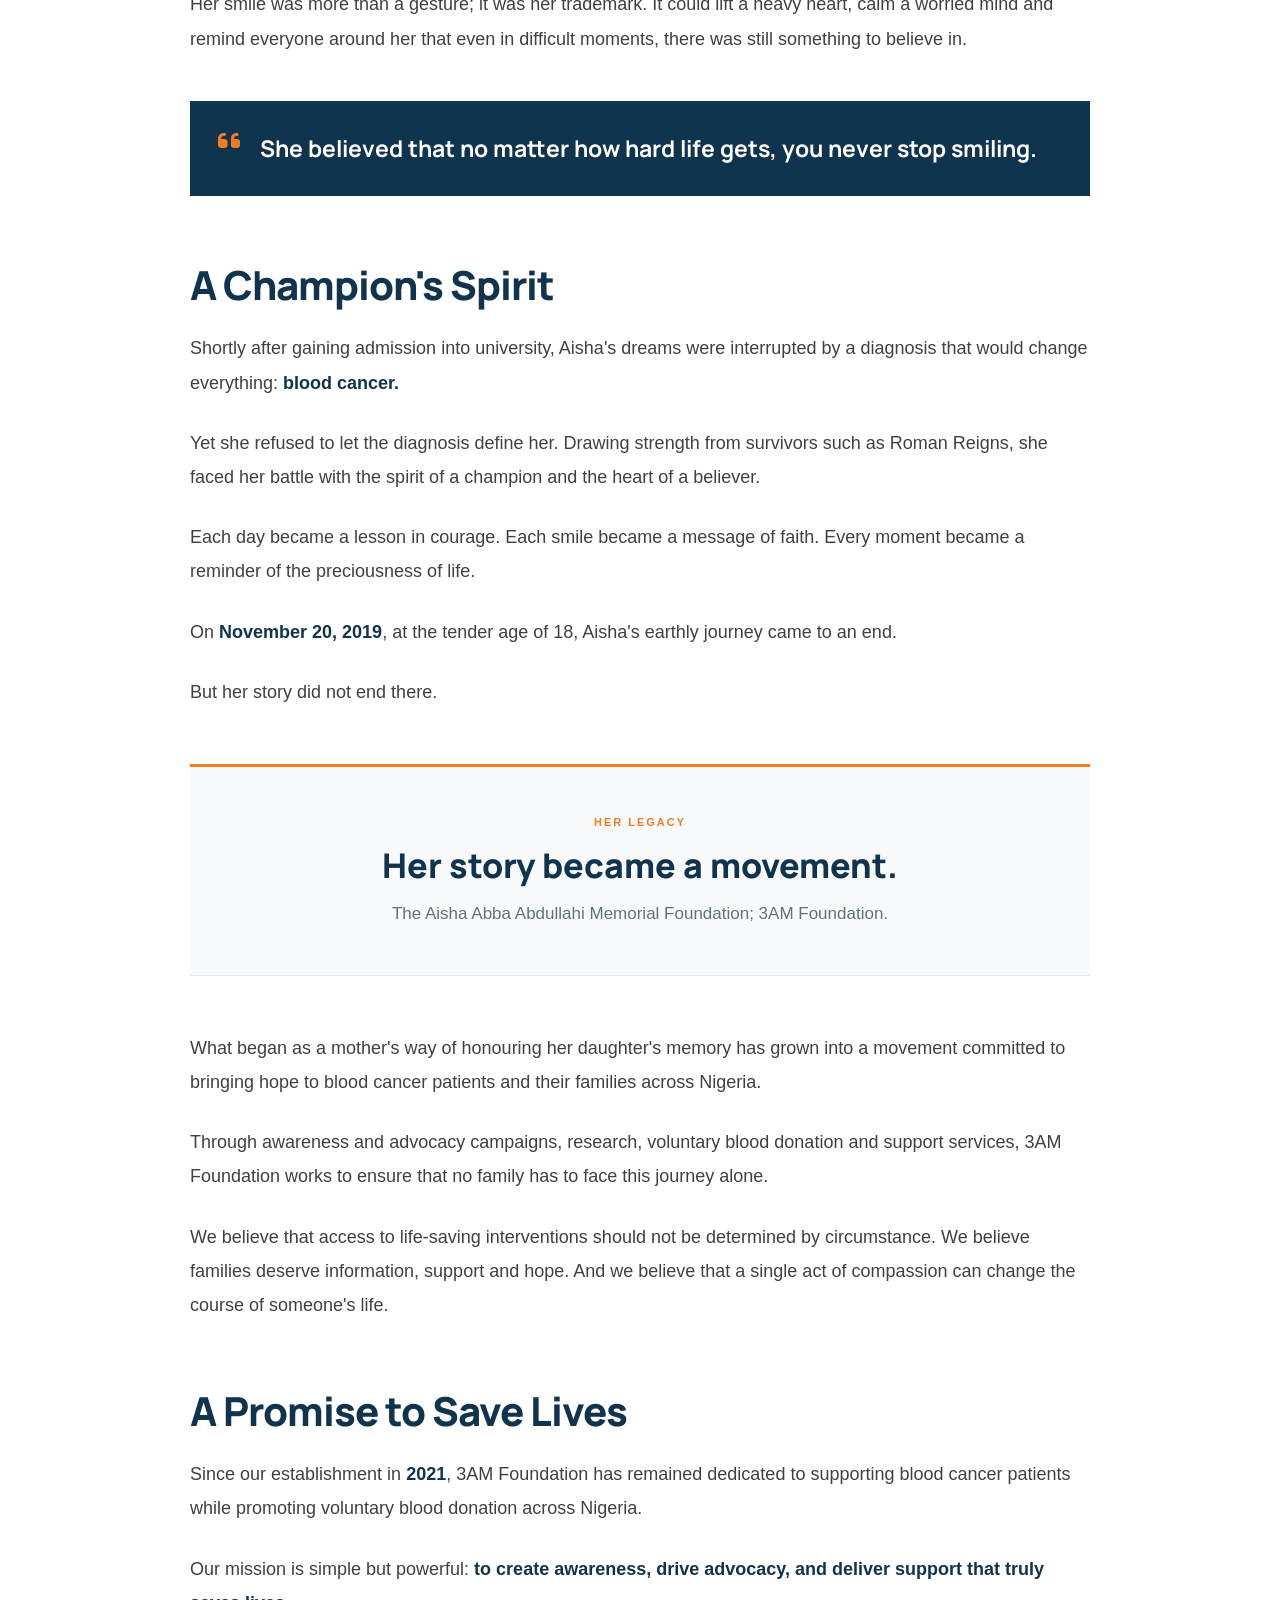
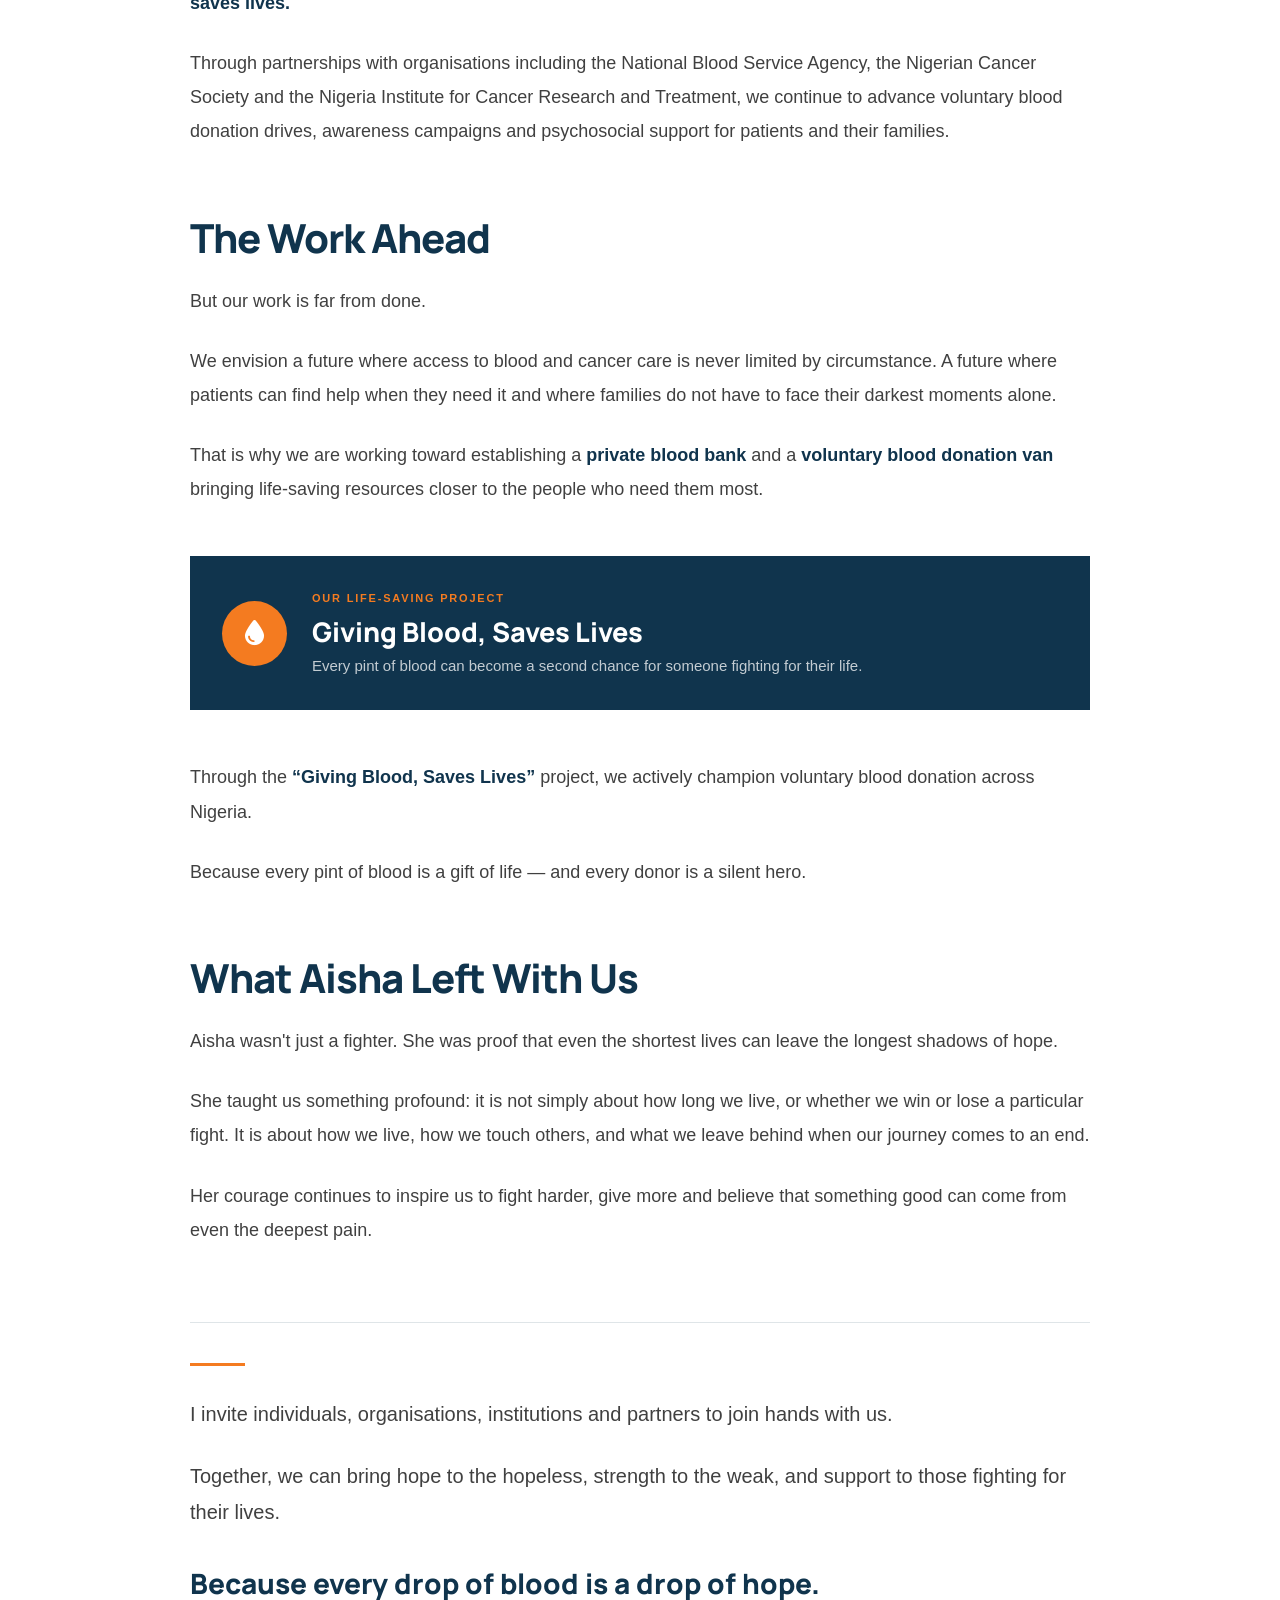
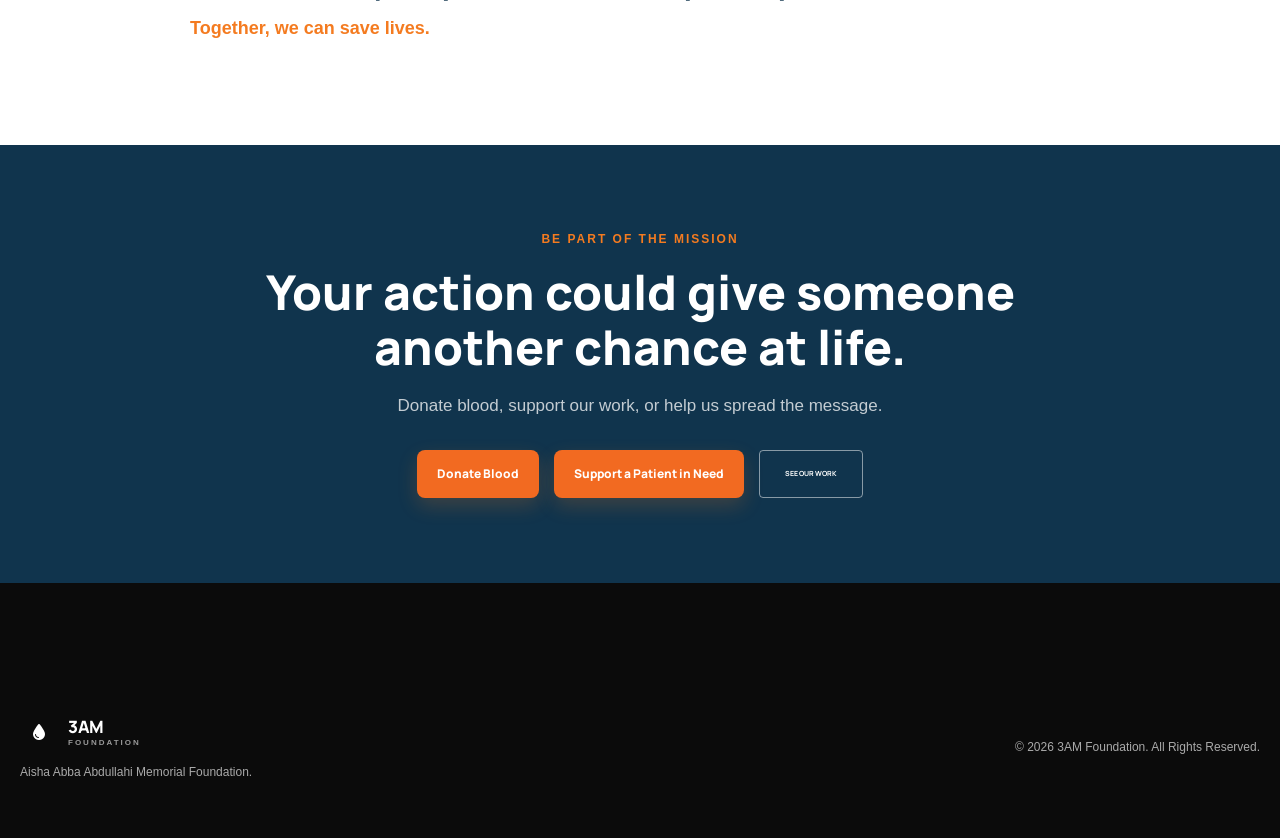
<file: foundersdesk.html>
<!DOCTYPE html>
<html lang="en">

<head>

    <meta charset="UTF-8">

    <meta name="viewport"
        content="width=device-width, initial-scale=1.0">

    <meta name="description"
        content="From the Founder's Desk — the story, vision and mission behind the Aisha Abba Abdullahi Memorial Foundation (3AM Foundation).">

    <meta name="keywords"
        content="3AM Foundation, Aisha Abba Abdullahi, blood cancer, blood donation, cancer awareness, Nigeria">

    <meta name="author"
        content="Aisha Abba Abdullahi Memorial Foundation">

    <meta name="theme-color"
        content="#f47b20">

    <title>
        From the Founder's Desk | 3AM Foundation
    </title>


    <!-- GOOGLE FONTS -->

    <link rel="preconnect"
        href="https://fonts.googleapis.com">

    <link rel="preconnect"
        href="https://fonts.gstatic.com"
        crossorigin>

    <link
        href="https://fonts.googleapis.com/css2?family=DM+Sans:wght@400;500;600;700&family=Manrope:wght@400;500;600;700;800&display=swap"
        rel="stylesheet">


    <!-- FONT AWESOME -->

    <link rel="stylesheet"
        href="https://cdnjs.cloudflare.com/ajax/libs/font-awesome/6.7.2/css/all.min.css">


    <!-- GLOBAL STYLESHEET -->

    <link rel="stylesheet"
        href="style.css">

</head>


<body class="blog-page"
    data-page="blog">


    <!-- ==================================================
         PAGE LOADER
    =================================================== -->

    <div class="page-loader"
        id="pageLoader">

        <div class="loader-content">

            <div class="loader-symbol">
                <i class="fa-solid fa-droplet"></i>
            </div>

            <span>3AM FOUNDATION</span>

        </div>

    </div>


    <!-- ==================================================
         ANNOUNCEMENT BAR
    =================================================== -->

    <div class="announcement-bar">

        <div class="container announcement-inner">

            <div class="announcement-message">

                <i class="fa-solid fa-heart-pulse"></i>

                <span>
                    Every drop can become someone's second chance.
                </span>

            </div>


            <a href="donate-blood.html"
                class="announcement-link">

                Donate Blood

                <i class="fa-solid fa-arrow-right"></i>

            </a>

        </div>

    </div>


    <!-- ==================================================
         NAVIGATION
    =================================================== -->

    <header class="site-header"
        id="siteHeader">

        <div class="container nav-container">


            <!-- LOGO -->

            <a href="index.html"
                class="brand"
                aria-label="3AM Foundation Home">

                <div class="brand-mark">

                    <img
                        src="images/3amlogo.png"
                        alt="3AM Foundation Logo">

                </div>


                <div class="brand-text">

                    <strong>3AM</strong>

                    <span>
                        FOUNDATION
                    </span>

                </div>

            </a>


            <!-- DESKTOP NAVIGATION -->

            <nav class="main-nav"
                id="mainNav"
                aria-label="Main Navigation">

                <ul>

                    <li>
                        <a href="index.html"
                            class="nav-link">
                            Home
                        </a>
                    </li>


                    <li>
                        <a href="about.html"
                            class="nav-link">
                            About
                        </a>
                    </li>


                    <li>
                        <a href="ourwork.html"
                            class="nav-link">
                            Our Work
                        </a>
                    </li>


                    <li>
                        <a href="team.html"
                            class="nav-link">
                            Our Team
                        </a>
                    </li>

                    <li>
                        <a href="getinvolved.html"
                            class="nav-link">
                            Get Involved
                        </a>
                    </li>

                </ul>

            </nav>


            <!-- NAV ACTIONS -->

            <div class="nav-actions">

                <a href="https://wa.me/2347030429866?text=Hello%203AM%20Foundation,%20I%20would%20like%20to%20request%20blood.%20Please%20how%20can%20I%20get%20assistance%3F"
   class="nav-request"
   target="_blank"
   rel="noopener noreferrer">

    <i class="fa-brands fa-whatsapp"></i>

    Request Blood

</a>


                <a href="donate-blood.html"
                    class="btn btn-orange nav-donate">

                    Donate Blood

                </a>

            </div>


            <!-- MOBILE MENU BUTTON -->

            <button
                class="mobile-menu-toggle"
                id="mobileMenuToggle"
                aria-label="Open navigation menu"
                aria-expanded="false"
                aria-controls="mainNav">

                <span></span>
                <span></span>
                <span></span>

            </button>

        </div>

    </header>


    <!-- MOBILE NAVIGATION OVERLAY -->

    <div class="mobile-nav-overlay"
        id="mobileNavOverlay"></div>



    <!-- ==================================================
         MAIN CONTENT
    =================================================== -->

    <main id="mainContent">


        <!-- ==================================================
             BLOG HERO
        =================================================== -->

        <section class="blog-hero">

            <div class="blog-hero-overlay"></div>

            <div class="container blog-hero-content">

                <div class="blog-eyebrow">
                    FROM THE FOUNDER'S DESK
                </div>

                <h1>
                    From Caregiver
                    <span>to Hope Giver</span>
                </h1>

                <p>
                    A story of love, loss, courage and a promise
                    to keep saving lives.
                </p>

            </div>

        </section>



        <!-- ==================================================
             BLOG ARTICLE
        =================================================== -->

        <article class="blog-article">

            <div class="container blog-container">


                <!-- ARTICLE META -->

                <div class="blog-meta">

                    <span>
                        <i class="fa-regular fa-calendar"></i>
                        3AM Foundation
                    </span>

                    <span>
                        <i class="fa-solid fa-heart-pulse"></i>
                        From the Founder's Desk
                    </span>

                </div>



                <!-- ==================================================
                     INTRO
                =================================================== -->

                <header class="blog-heading">

                    <h2>
                        Every great mission begins with a
                        personal story.
                    </h2>

                    <p class="blog-lead">

                        Every great cause begins with a story —
                        a story of love, pain, courage and
                        unshakable hope.

                    </p>

                </header>



                <!-- ==================================================
                     FOUNDER
                =================================================== -->

                <section class="founder-intro">

                    <div class="founder-image">

                        <img
                            src="images/founderdesk.jpeg"
                            alt="Distinguished Humanitarian Huseina Baba-Inna">

                    </div>


                    <div class="founder-details">

                        <span class="founder-label">
                            FROM THE FOUNDER'S DESK
                        </span>

                        <h3>
                            Distinguished Hum.
                            Huseina Baba-Inna
                            <span>(FIHSD)</span>
                        </h3>

                        <p>
                            CEO, Aisha Abba Abdullahi Memorial
                            Foundation (3AM Foundation)
                        </p>

                    </div>

                </section>



                <!-- ==================================================
                     STORY
                =================================================== -->

                <div class="blog-content">


                    <p>
                        For me, the story of 3AM Foundation began
                        in the quiet hospital rooms where I cared
                        for my beloved daughter, Aisha Abba
                        Abdullahi, through her brave battle with
                        blood cancer.
                    </p>


                    <p>
                        In those moments of fear, faith and
                        uncertainty, I witnessed firsthand the
                        pain carried by patients and their families;
                         the difficult decisions, the silent tears,
                        and the fragile hope that kept them going.
                    </p>


                    <p>
                        Aisha had a smile that could outshine her
                        struggles.
                    </p>


                    <p>
                        Born on <strong>August 7, 2001</strong>,
                        Aisha lived her life like a beam of light 
                        warm, calm, cheerful, patient, kind and
                        endlessly full of life.
                    </p>


                    <p>
                        Her smile was more than a gesture; it was
                        her trademark. It could lift a heavy heart,
                        calm a worried mind and remind everyone
                        around her that even in difficult moments,
                        there was still something to believe in.
                    </p>


                    <blockquote>

                        <i class="fa-solid fa-quote-left"></i>

                        She believed that no matter how hard life
                        gets, you never stop smiling.

                    </blockquote>



                    <!-- ==================================================
                         AISHA'S BATTLE
                    =================================================== -->

                    <h2>
                        A Champion's Spirit
                    </h2>


                    <p>
                        Shortly after gaining admission into
                        university, Aisha's dreams were interrupted
                        by a diagnosis that would change everything:
                        <strong>blood cancer.</strong>
                    </p>


                    <p>
                        Yet she refused to let the diagnosis define
                        her. Drawing strength from survivors such
                        as Roman Reigns, she faced her battle with
                        the spirit of a champion and the heart of a
                        believer.
                    </p>


                    <p>
                        Each day became a lesson in courage.
                        Each smile became a message of faith.
                        Every moment became a reminder of the
                        preciousness of life.
                    </p>


                    <p>
                        On <strong>November 20, 2019</strong>, at
                        the tender age of 18, Aisha's earthly
                        journey came to an end.
                    </p>


                    <p>
                        But her story did not end there.
                    </p>



                    <!-- ==================================================
                         LEGACY
                    =================================================== -->

                    <div class="blog-highlight">

                        <span>
                            HER LEGACY
                        </span>

                        <h3>
                            Her story became a movement.
                        </h3>

                        <p>
                            The Aisha Abba Abdullahi Memorial
                            Foundation; 3AM Foundation.
                        </p>

                    </div>


                    <p>
                        What began as a mother's way of honouring
                        her daughter's memory has grown into a
                        movement committed to bringing hope to
                        blood cancer patients and their families
                        across Nigeria.
                    </p>


                    <p>
                        Through awareness and advocacy campaigns,
                        research, voluntary blood donation and
                        support services, 3AM Foundation works to
                        ensure that no family has to face this
                        journey alone.
                    </p>


                    <p>
                        We believe that access to life-saving
                        interventions should not be determined by
                        circumstance. We believe families deserve
                        information, support and hope. And we
                        believe that a single act of compassion can
                        change the course of someone's life.
                    </p>



                    <!-- ==================================================
                         OUR MISSION
                    =================================================== -->

                    <h2>
                        A Promise to Save Lives
                    </h2>


                    <p>
                        Since our establishment in
                        <strong>2021</strong>, 3AM Foundation has
                        remained dedicated to supporting blood cancer
                        patients while promoting voluntary blood
                        donation across Nigeria.
                    </p>


                    <p>
                        Our mission is simple but powerful:
                        <strong>to create awareness, drive advocacy,
                        and deliver support that truly saves lives.</strong>
                    </p>


                    <p>
                        Through partnerships with organisations
                        including the National Blood Service Agency,
                        the Nigerian Cancer Society and the Nigeria
                        Institute for Cancer Research and Treatment,
                        we continue to advance voluntary blood
                        donation drives, awareness campaigns and
                        psychosocial support for patients and their
                        families.
                    </p>



                    <!-- ==================================================
                         VISION
                    =================================================== -->

                    <h2>
                        The Work Ahead
                    </h2>


                    <p>
                        But our work is far from done.
                    </p>


                    <p>
                        We envision a future where access to blood
                        and cancer care is never limited by
                        circumstance. A future where patients can
                        find help when they need it and where
                        families do not have to face their darkest
                        moments alone.
                    </p>


                    <p>
                        That is why we are working toward
                        establishing a <strong>private blood bank</strong>
                        and a <strong>voluntary blood donation van</strong>
                        bringing life-saving resources closer to
                        the people who need them most.
                    </p>



                    <!-- ==================================================
                         GIVING BLOOD SAVES LIVES
                    =================================================== -->

                    <div class="blog-callout">

                        <div class="callout-icon">

                            <i class="fa-solid fa-droplet"></i>

                        </div>


                        <div>

                            <span>
                                OUR LIFE-SAVING PROJECT
                            </span>

                            <h3>
                                Giving Blood, Saves Lives
                            </h3>

                            <p>
                                Every pint of blood can become a
                                second chance for someone fighting
                                for their life.
                            </p>

                        </div>

                    </div>


                    <p>
                        Through the <strong>“Giving Blood, Saves
                        Lives”</strong> project, we actively champion
                        voluntary blood donation across Nigeria.
                    </p>


                    <p>
                        Because every pint of blood is a gift of
                        life — and every donor is a silent hero.
                    </p>



                    <!-- ==================================================
                         AISHA'S LESSON
                    =================================================== -->

                    <h2>
                        What Aisha Left With Us
                    </h2>


                    <p>
                        Aisha wasn't just a fighter. She was proof
                        that even the shortest lives can leave the
                        longest shadows of hope.
                    </p>


                    <p>
                        She taught us something profound: it is not
                        simply about how long we live, or whether we
                        win or lose a particular fight. It is about
                        how we live, how we touch others, and what
                        we leave behind when our journey comes to
                        an end.
                    </p>


                    <p>
                        Her courage continues to inspire us to fight
                        harder, give more and believe that something
                        good can come from even the deepest pain.
                    </p>



                    <!-- ==================================================
                         CLOSING
                    =================================================== -->

                    <div class="founder-closing">

                        <div class="closing-line"></div>

                        <p>
                            I invite individuals, organisations,
                            institutions and partners to join hands
                            with us.
                        </p>


                        <p>
                            Together, we can bring hope to the
                            hopeless, strength to the weak, and
                            support to those fighting for their lives.
                        </p>


                        <h3>
                            Because every drop of blood is a
                            drop of hope.
                        </h3>


                        <strong>
                            Together, we can save lives.
                        </strong>

                    </div>


                </div>

            </div>

        </article>



        <!-- ==================================================
             RELATED CTA
        =================================================== -->

        <section class="blog-cta">

            <div class="container">

                <div class="blog-cta-content">

                    <span>
                        BE PART OF THE MISSION
                    </span>

                    <h2>
                        Your action could give someone
                        another chance at life.
                    </h2>

                    <p>
                        Donate blood, support our work, or help us
                        spread the message.
                    </p>


                    <div class="blog-cta-buttons">

                        <a href="donateblood.html"
                            class="btn btn-orange">

                            Donate Blood

                        </a>

                         <a href="supportblood.html"
                            class="btn btn-orange">

                            Support a Patient in Need

                        </a>


                        <a href="ourwork.html"
                            class="btn btn-outline-light">

                            See Our Work

                        </a>

                    </div>

                </div>

            </div>

        </section>


        <!-- ==================================================
             MOBILE ACTION BAR
        =================================================== -->

        <div class="mobile-action-bar">

            <a href="donateblood.html">

                <i class="fa-solid fa-droplet"></i>

                <span>
                    Donate Blood
                </span>

            </a>


           <a href="https://wa.me/2347030429866?text=Hello%203AM%20Foundation,%20I%20would%20like%20to%20request%20blood.%20Please%20how%20can%20I%20get%20assistance%3F"
   class="nav-request"
   target="_blank"
   rel="noopener noreferrer">

    <i class="fa-brands fa-whatsapp"></i>

    Request Blood

</a>


            <a href="supportblood.html">

                <i class="fa-solid fa-building-columns"></i>

                <span>
                    Support the Mission
                </span>

            </a>


           
        </div>

    </main>



    <!-- ==================================================
         FOOTER
    =================================================== -->

    <footer class="site-footer">

        <div class="container footer-placeholder">

            <div>

                <div class="footer-brand">

                    <div class="brand-mark">
                        <i class="fa-solid fa-droplet"></i>
                    </div>

                    <div class="brand-text">

                        <strong>3AM</strong>

                        <span>
                            FOUNDATION
                        </span>

                    </div>

                </div>


                <p>
                    Aisha Abba Abdullahi Memorial Foundation.
                </p>

            </div>


            <p class="footer-copy">

                © <span id="currentYear"></span>
                3AM Foundation.
                All Rights Reserved.

            </p>

        </div>

    </footer>



    <!-- FLOATING DONATE BUTTON -->

    <a href="donateblood.html"
        class="floating-donate"
        aria-label="Donate Blood">

        <span class="floating-donate-icon">

            <i class="fa-solid fa-droplet"></i>

        </span>


        <span class="floating-donate-text">
            Donate Blood
        </span>

    </a>



    <!-- BACK TO TOP -->

    <button
        class="back-to-top"
        id="backToTop"
        aria-label="Back to top">

        <i class="fa-solid fa-arrow-up"></i>

    </button>



    <!-- MAIN JAVASCRIPT -->

    <script src="script.js"></script>

</body>

</html>
</file>
<file: style.css>
/* =========================================================
   3AM FOUNDATION
   GLOBAL STYLESHEET
========================================================= */


/* =========================================================
   ROOT VARIABLES
========================================================= */

:root {

    /* Brand Colors */

    --orange: #f47b20;
    --orange-dark: #d9630d;
    --orange-light: #fff1e6;
    --orange-soft: #fff8f3;

    --black: #0b0b0b;
    --black-soft: #151515;

    --white: #ffffff;

    --grey-50: #fafafa;
    --grey-100: #f4f4f4;
    --grey-200: #e8e8e8;
    --grey-300: #d4d4d4;
    --grey-500: #737373;
    --grey-700: #404040;

    /* Typography */

    --font-heading: "Manrope", sans-serif;
    --font-body: "DM Sans", sans-serif;

    /* Layout */

    --container-width: 1240px;

    /* Radius */

    --radius-small: 8px;
    --radius-medium: 14px;
    --radius-large: 24px;

    /* Shadows */

    --shadow-small:
        0 4px 18px rgba(0, 0, 0, 0.06);

    --shadow-medium:
        0 12px 35px rgba(0, 0, 0, 0.10);

    --shadow-large:
        0 25px 70px rgba(0, 0, 0, 0.15);

    /* Transition */

    --transition-fast:
        0.2s ease;

    --transition:
        0.35s ease;

}


/* =========================================================
   RESET
========================================================= */

* {

    margin: 0;
    padding: 0;

    box-sizing: border-box;

}


html {

    scroll-behavior: smooth;

}


body {

    font-family: var(--font-body);

    background: var(--white);

    color: var(--black);

    line-height: 1.6;

    overflow-x: hidden;

}


body.menu-open {

    overflow: hidden;

}


img {

    max-width: 100%;

    display: block;

}


a {

    color: inherit;

    text-decoration: none;

}


button,
input,
textarea,
select {

    font: inherit;

}


button {

    border: none;

    cursor: pointer;

}


ul {

    list-style: none;

}


/* =========================================================
   GLOBAL CONTAINER
========================================================= */

.container {

    width: min(
        calc(100% - 40px),
        var(--container-width)
    );

    margin-inline: auto;

}


/* =========================================================
   TYPOGRAPHY
========================================================= */

h1,
h2,
h3,
h4,
h5,
h6 {

    font-family: var(--font-heading);

    line-height: 1.15;

    font-weight: 800;

}


p {

    color: var(--grey-700);

}


/* =========================================================
   PAGE LOADER
========================================================= */

.page-loader {

    position: fixed;

    inset: 0;

    z-index: 9999;

    display: flex;

    align-items: center;

    justify-content: center;

    background: var(--black);

    transition:
        opacity 0.6s ease,
        visibility 0.6s ease;

}


.page-loader.loaded {

    opacity: 0;

    visibility: hidden;

}


.loader-content {

    display: flex;

    flex-direction: column;

    align-items: center;

    gap: 14px;

    color: var(--white);

    font-family: var(--font-heading);

    font-size: 12px;

    letter-spacing: 3px;

    font-weight: 700;

}


.loader-symbol {

    width: 58px;

    height: 58px;

    display: flex;

    align-items: center;

    justify-content: center;

    border-radius: 50%;

    background: var(--orange);

    color: var(--white);

    font-size: 25px;

    animation: loaderPulse 1.2s infinite ease-in-out;

}


/* =========================================================
   ANNOUNCEMENT BAR
========================================================= */

.announcement-bar {

    background: var(--black);

    color: var(--white);

    min-height: 38px;

    display: flex;

    align-items: center;

}


.announcement-inner {

    display: flex;

    align-items: center;

    justify-content: space-between;

    gap: 20px;

}


.announcement-message {

    display: flex;

    align-items: center;

    gap: 9px;

    font-size: 12px;

    font-weight: 500;

}


.announcement-message i {

    color: var(--orange);

}


.announcement-link {

    display: flex;

    align-items: center;

    gap: 7px;

    color: var(--orange);

    font-size: 12px;

    font-weight: 700;

    text-transform: uppercase;

    letter-spacing: 0.5px;

    transition:
        color var(--transition-fast),
        gap var(--transition-fast);

}


.announcement-link:hover {

    color: var(--white);

    gap: 11px;

}


/* =========================================================
   HEADER
========================================================= */

.site-header {

    position: sticky;

    top: 0;

    z-index: 1000;

    background:
        rgba(255, 255, 255, 0.96);

    backdrop-filter:
        blur(15px);

    border-bottom:
        1px solid rgba(0, 0, 0, 0.06);

    transition:
        box-shadow var(--transition),
        background var(--transition);

}


.site-header.scrolled {

    box-shadow: var(--shadow-small);

}


/* =========================================================
   NAV CONTAINER
========================================================= */

.nav-container {

    min-height: 82px;

    display: flex;

    align-items: center;

    justify-content: space-between;

    gap: 25px;

}


/* =========================================================
   BRAND
========================================================= */

.brand {

    display: inline-flex;

    align-items: center;

    gap: 11px;

    flex-shrink: 0;

}


.brand-mark {

    width: 44px;

    height: 44px;

    border-radius: 12px;

    display: flex;

    align-items: center;

    justify-content: center;


    font-size: 20px;


}


.brand-text {

    display: flex;

    flex-direction: column;

    line-height: 1;

}


.brand-text strong {

    font-family: var(--font-heading);

    font-size: 20px;

    font-weight: 800;

    letter-spacing: -0.5px;

}


.brand-text span {

    margin-top: 4px;

    color: var(--grey-500);

    font-size: 8px;

    letter-spacing: 2px;

    font-weight: 700;

}


/* =========================================================
   MAIN NAVIGATION
========================================================= */

.main-nav ul {

    display: flex;

    align-items: center;

    gap: 27px;

}


.nav-link {

    position: relative;

    display: inline-flex;

    align-items: center;

    min-height: 82px;

    color: var(--grey-700);

    font-size: 13px;

    font-weight: 600;

    transition:
        color var(--transition-fast);

}


.nav-link::after {

    content: "";

    position: absolute;

    left: 0;

    bottom: 0;

    width: 0;

    height: 3px;

    border-radius: 10px 10px 0 0;

    background: var(--orange);

    transition:
        width var(--transition);

}


.nav-link:hover,
.nav-link.active {

    color: var(--orange);

}


.nav-link:hover::after,
.nav-link.active::after {

    width: 100%;

}


/* =========================================================
   NAV ACTIONS
========================================================= */

.nav-actions {

    display: flex;

    align-items: center;

    gap: 10px;

}


.nav-request {

    display: inline-flex;

    align-items: center;

    gap: 7px;

    color: var(--black);

    font-size: 12px;

    font-weight: 700;

    white-space: nowrap;

    transition:
        color var(--transition-fast);

}


.nav-request i {

    color: var(--orange);

}


.nav-request:hover {

    color: var(--orange);

}


/* =========================================================
   BUTTON SYSTEM
========================================================= */

.btn {

    min-height: 46px;

    padding: 0 20px;

    display: inline-flex;

    align-items: center;

    justify-content: center;

    gap: 9px;

    border-radius: 8px;

    font-family: var(--font-heading);

    font-size: 12px;

    font-weight: 800;

    transition:
        transform var(--transition-fast),
        background var(--transition-fast),
        color var(--transition-fast),
        box-shadow var(--transition-fast);

}


.btn:hover {

    transform: translateY(-2px);

}


.btn-orange {

    background: var(--orange);

    color: var(--white);

    box-shadow:
        0 8px 20px rgba(244, 123, 32, 0.20);

}


.btn-orange:hover {

    background: var(--orange-dark);

    box-shadow:
        0 12px 25px rgba(244, 123, 32, 0.28);

}


.btn-outline {

    background: transparent;

    color: var(--black);

    border: 1px solid var(--black);

}


.btn-outline:hover {

    background: var(--black);

    color: var(--white);

}


/* =========================================================
   MOBILE MENU BUTTON
========================================================= */

.mobile-menu-toggle {

    display: none;

    width: 44px;

    height: 44px;

    border-radius: 8px;

    background: var(--black);

    align-items: center;

    justify-content: center;

    flex-direction: column;

    gap: 5px;

}


.mobile-menu-toggle span {

    width: 20px;

    height: 2px;

    border-radius: 5px;

    background: var(--white);

    transition:
        transform var(--transition),
        opacity var(--transition);

}


.mobile-menu-toggle.active span:nth-child(1) {

    transform:
        translateY(7px)
        rotate(45deg);

}


.mobile-menu-toggle.active span:nth-child(2) {

    opacity: 0;

}


.mobile-menu-toggle.active span:nth-child(3) {

    transform:
        translateY(-7px)
        rotate(-45deg);

}


/* =========================================================
   MOBILE NAV OVERLAY
========================================================= */

.mobile-nav-overlay {

    position: fixed;

    inset: 0;

    z-index: 998;

    background:
        rgba(0, 0, 0, 0.55);

    opacity: 0;

    visibility: hidden;

    transition:
        opacity var(--transition),
        visibility var(--transition);

}


.mobile-nav-overlay.active {

    opacity: 1;

    visibility: visible;

}


/* =========================================================
   PART 1 PLACEHOLDER HERO
   This will be replaced/expanded in INDEX PART 2
========================================================= */

.page-placeholder {

    min-height: 620px;

    display: flex;

    align-items: center;

    position: relative;

    overflow: hidden;

    background:

        radial-gradient(
            circle at 85% 20%,
            rgba(244, 123, 32, 0.12),
            transparent 30%
        ),

        linear-gradient(
            135deg,
            var(--orange-soft),
            var(--white) 55%
        );

}


.page-placeholder::before {

    content: "";

    position: absolute;

    width: 500px;

    height: 500px;

    right: -180px;

    bottom: -220px;

    border-radius: 50%;

    background:
        rgba(244, 123, 32, 0.08);

}


.placeholder-content {

    position: relative;

    z-index: 2;

    max-width: 760px;

    padding: 90px 0;

}


.eyebrow {

    display: inline-flex;

    align-items: center;

    gap: 8px;

    margin-bottom: 20px;

    color: var(--orange-dark);

    font-family: var(--font-heading);

    font-size: 11px;

    font-weight: 800;

    letter-spacing: 2px;

    text-transform: uppercase;

}


.eyebrow::before {

    content: "";

    width: 30px;

    height: 2px;

    background: var(--orange);

}


.placeholder-content h1 {

    max-width: 800px;

    margin-bottom: 22px;

    font-size:
        clamp(42px, 6vw, 76px);

    letter-spacing: -3px;

}


.placeholder-content h1 span {

    color: var(--orange);

}


.placeholder-content p {

    max-width: 650px;

    margin-bottom: 32px;

    font-size: 17px;

    line-height: 1.8;

}


.placeholder-actions {

    display: flex;

    align-items: center;

    flex-wrap: wrap;

    gap: 12px;

}


/* =========================================================
   FOOTER PLACEHOLDER
========================================================= */

.site-footer {

    background: var(--black);

    color: var(--white);

}


.footer-placeholder {

    min-height: 180px;

    display: flex;

    align-items: center;

    justify-content: space-between;

    gap: 30px;

}


.footer-brand {

    display: flex;

    align-items: center;

    gap: 10px;

}


.footer-brand .brand-mark {

    width: 38px;

    height: 38px;

    font-size: 16px;

}


.footer-brand .brand-text strong {

    color: var(--white);

    font-size: 17px;

}


.footer-brand .brand-text span {

    color: #999;

}


.site-footer p {

    margin-top: 12px;

    color: #aaa;

    font-size: 12px;

}


.footer-copy {

    margin-top: 0 !important;

    text-align: right;

}


/* =========================================================
   LOADER ANIMATION
========================================================= */

@keyframes loaderPulse {

    0%,
    100% {

        transform: scale(1);

        box-shadow:
            0 0 0 0
            rgba(244, 123, 32, 0.4);

    }

    50% {

        transform: scale(1.08);

        box-shadow:
            0 0 0 15px
            rgba(244, 123, 32, 0);

    }

}


/* =========================================================
   RESPONSIVE
========================================================= */

@media (max-width: 1100px) {

    .main-nav ul {

        gap: 17px;

    }


    .nav-request {

        display: none;

    }

}


@media (max-width: 900px) {

    .main-nav {

        position: fixed;

        top: 0;

        right: -100%;

        z-index: 999;

        width: min(360px, 88vw);

        height: 100vh;

        padding:
            110px 30px 40px;

        background: var(--white);

        box-shadow:
            -15px 0 50px
            rgba(0, 0, 0, 0.12);

        transition:
            right 0.4s ease;

        overflow-y: auto;

    }


    .main-nav.active {

        right: 0;

    }


    .main-nav ul {

        display: flex;

        flex-direction: column;

        align-items: stretch;

        gap: 0;

    }


    .nav-link {

        min-height: auto;

        padding: 17px 0;

        font-size: 15px;

        border-bottom:
            1px solid var(--grey-200);

    }


    .nav-link::after {

        display: none;

    }


    .nav-link.active {

        color: var(--orange);

    }


    .nav-actions {

        display: none;

    }


    .mobile-menu-toggle {

        display: flex;

        position: relative;

        z-index: 1001;

    }


    .placeholder-content {

        padding: 80px 0;

    }

}


@media (max-width: 600px) {

    .container {

        width: min(
            calc(100% - 28px),
            var(--container-width)
        );

    }


    .announcement-inner {

        justify-content: center;

    }


    .announcement-message span {

        display: none;

    }


    .announcement-link {

        font-size: 11px;

    }


    .nav-container {

        min-height: 72px;

    }


    .brand-mark {

        width: 40px;

        height: 40px;

        font-size: 18px;

    }


    .brand-text strong {

        font-size: 18px;

    }


    .page-placeholder {

        min-height: 650px;

    }


    .placeholder-content {

        padding: 70px 0;

    }


    .placeholder-content h1 {

        font-size: 43px;

        letter-spacing: -2px;

    }


    .placeholder-content p {

        font-size: 15px;

    }


    .placeholder-actions {

        flex-direction: column;

        align-items: stretch;

    }


    .placeholder-actions .btn {

        width: 100%;

    }


    .footer-placeholder {

        padding: 45px 0;

        flex-direction: column;

        align-items: flex-start;

    }


    .footer-copy {

        text-align: left;

    }

}


@media (max-width: 380px) {

    .placeholder-content h1 {

        font-size: 38px;

    }

}

/* =========================================================
   INDEX PART 2
   HERO SECTION
========================================================= */


/* =========================================================
   HERO WRAPPER
========================================================= */

.hero {

    position: relative;

    min-height: calc(100vh - 120px);

    min-height: 760px;

    display: flex;

    align-items: center;

    overflow: hidden;

    background: var(--black);

    color: var(--white);

}


/* =========================================================
   HERO BACKGROUND
========================================================= */

.hero-background {

    position: absolute;

    inset: 0;

    z-index: 0;

}


.hero-image {

    width: 100%;

    height: 100%;

    object-fit: cover;

    object-position: center;

    animation:
        heroImageZoom 12s
        ease-in-out infinite alternate;

}


/* =========================================================
   HERO OVERLAY
========================================================= */

.hero-overlay {

    position: absolute;

    inset: 0;

    z-index: 1;

    background:

        linear-gradient(
            90deg,
            rgba(0, 0, 0, 0.92) 0%,
            rgba(0, 0, 0, 0.78) 42%,
            rgba(0, 0, 0, 0.50) 72%,
            rgba(0, 0, 0, 0.70) 100%
        );

}


/* =========================================================
   HERO ORANGE GLOWS
========================================================= */

.hero-glow {

    position: absolute;

    z-index: 2;

    border-radius: 50%;

    pointer-events: none;

    filter: blur(20px);

}


.hero-glow-one {

    width: 420px;

    height: 420px;

    top: -220px;

    right: 5%;

    background:
        rgba(244, 123, 32, 0.16);

}


.hero-glow-two {

    width: 300px;

    height: 300px;

    bottom: -180px;

    left: 38%;

    background:
        rgba(244, 123, 32, 0.10);

}


/* =========================================================
   HERO CONTAINER
========================================================= */

.hero-container {

    position: relative;

    z-index: 5;

    width: min(
        calc(100% - 40px),
        var(--container-width)
    );

    min-height: 760px;

    display: flex;

    align-items: center;

    justify-content: space-between;

    gap: 80px;

}


/* =========================================================
   HERO CONTENT
========================================================= */

.hero-content {

    width: min(720px, 100%);

    padding:
        80px 0;

}


.hero-eyebrow {

    display: flex;

    align-items: center;

    gap: 12px;

    margin-bottom: 22px;

    color: var(--orange);

    font-family: var(--font-heading);

    font-size: 10px;

    font-weight: 800;

    letter-spacing: 2.4px;

    text-transform: uppercase;

    animation:
        heroFadeUp 0.8s
        0.15s both;

}


.eyebrow-line {

    width: 38px;

    height: 2px;

    flex-shrink: 0;

    background: var(--orange);

}


/* =========================================================
   HERO TITLE
========================================================= */

.hero-title {

    max-width: 850px;

    margin-bottom: 27px;

    color: var(--white);

    font-size:
        clamp(48px, 6.2vw, 82px);

    font-weight: 800;

    line-height: 1.03;

    letter-spacing: -4px;

    animation:
        heroFadeUp 0.9s
        0.3s both;

}


.hero-title span {

    display: block;

    color: var(--orange);

}


/* =========================================================
   HERO DESCRIPTION
========================================================= */

.hero-description {

    max-width: 660px;

    margin-bottom: 34px;

    color: rgba(255, 255, 255, 0.82);

    font-size: 16px;

    line-height: 1.85;

    animation:
        heroFadeUp 0.9s
        0.45s both;

}


/* =========================================================
   HERO ACTIONS
========================================================= */

.hero-actions {

    display: flex;

    align-items: center;

    flex-wrap: wrap;

    gap: 12px;

    animation:
        heroFadeUp 0.9s
        0.6s both;

}


.hero-primary-btn {

    min-height: 54px;

    padding-inline: 23px;

}


.hero-light-btn {

    min-height: 54px;

    color: var(--white);

    border:
        1px solid rgba(255, 255, 255, 0.35);

    background:
        rgba(255, 255, 255, 0.08);

    backdrop-filter: blur(8px);

}


.hero-light-btn:hover {

    color: var(--black);

    background: var(--white);

    border-color: var(--white);

}


/* =========================================================
   HERO TRUST MESSAGE
========================================================= */

.hero-trust {

    display: flex;

    align-items: center;

    gap: 12px;

    max-width: 500px;

    margin-top: 35px;

    padding-top: 24px;

    border-top:
        1px solid
        rgba(255, 255, 255, 0.14);

    animation:
        heroFadeUp 0.9s
        0.75s both;

}


.trust-icon {

    width: 40px;

    height: 40px;

    flex-shrink: 0;

    display: flex;

    align-items: center;

    justify-content: center;

    border-radius: 50%;

    background:
        rgba(244, 123, 32, 0.15);

    color: var(--orange);

    font-size: 16px;

}


.hero-trust strong {

    display: block;

    margin-bottom: 3px;

    color: var(--white);

    font-family: var(--font-heading);

    font-size: 12px;

}


.hero-trust span {

    display: block;

    color:
        rgba(255, 255, 255, 0.58);

    font-size: 11px;

}


/* =========================================================
   HERO SIDE CARD
========================================================= */

.hero-side-card {

    position: relative;

    width: 360px;

    flex-shrink: 0;

    animation:
        heroCardReveal 1s
        0.75s both;

}


/* =========================================================
   FLOATING BLOOD DROP
========================================================= */

.floating-blood-drop {

    position: absolute;

    top: -45px;

    right: -25px;

    z-index: 4;

}


.blood-drop-circle {

    width: 72px;

    height: 72px;

    display: flex;

    align-items: center;

    justify-content: center;

    border-radius: 50%;

    background: var(--orange);

    color: var(--white);

    font-size: 26px;

    border:
        5px solid
        rgba(255, 255, 255, 0.15);

    box-shadow:
        0 15px 45px
        rgba(244, 123, 32, 0.35);

    animation:
        bloodDropFloat 3s
        ease-in-out infinite;

}


/* =========================================================
   IMPACT CARD
========================================================= */

.hero-impact-card {

    position: relative;

    padding: 35px;

    border:
        1px solid
        rgba(255, 255, 255, 0.15);

    border-radius: 20px;

    background:
        rgba(12, 12, 12, 0.76);

    backdrop-filter:
        blur(18px);

    box-shadow:
        0 30px 80px
        rgba(0, 0, 0, 0.35);

}


.impact-label {

    display: inline-block;

    margin-bottom: 17px;

    color: var(--orange);

    font-family: var(--font-heading);

    font-size: 9px;

    font-weight: 800;

    letter-spacing: 2px;

}


.hero-impact-card h3 {

    max-width: 280px;

    color: var(--white);

    font-size: 25px;

    line-height: 1.3;

    letter-spacing: -1px;

}


.impact-divider {

    width: 100%;

    height: 1px;

    margin: 25px 0;

    background:
        rgba(255, 255, 255, 0.12);

}


/* =========================================================
   IMPACT MINI GRID
========================================================= */

.impact-mini-grid {

    display: grid;

    grid-template-columns:
        repeat(2, 1fr);

    gap: 10px;

}


.impact-mini-item {

    min-height: 95px;

    padding: 16px;

    display: flex;

    flex-direction: column;

    justify-content: space-between;

    border-radius: 12px;

    background:
        rgba(255, 255, 255, 0.055);

    transition:
        transform var(--transition),
        background var(--transition);

}


.impact-mini-item:hover {

    transform: translateY(-4px);

    background:
        rgba(244, 123, 32, 0.13);

}


.impact-mini-item i {

    color: var(--orange);

    font-size: 17px;

}


.impact-mini-item span {

    color:
        rgba(255, 255, 255, 0.72);

    font-family: var(--font-heading);

    font-size: 10px;

    font-weight: 700;

    line-height: 1.4;

}


/* =========================================================
   HERO SCROLL INDICATOR
========================================================= */

.hero-scroll {

    position: absolute;

    left: 50%;

    bottom: 25px;

    z-index: 10;

    transform:
        translateX(-50%);

    display: flex;

    flex-direction: column;

    align-items: center;

    gap: 7px;

    color:
        rgba(255, 255, 255, 0.55);

    font-family: var(--font-heading);

    font-size: 8px;

    font-weight: 800;

    letter-spacing: 2px;

    transition:
        color var(--transition);

}


.hero-scroll i {

    color: var(--orange);

    font-size: 12px;

    animation:
        scrollBounce 1.8s
        infinite;

}


.hero-scroll:hover {

    color: var(--white);

}


/* =========================================================
   HERO KEYFRAMES
========================================================= */

@keyframes heroFadeUp {

    from {

        opacity: 0;

        transform:
            translateY(30px);

    }

    to {

        opacity: 1;

        transform:
            translateY(0);

    }

}


@keyframes heroCardReveal {

    from {

        opacity: 0;

        transform:
            translateX(50px)
            scale(0.96);

    }

    to {

        opacity: 1;

        transform:
            translateX(0)
            scale(1);

    }

}


@keyframes heroImageZoom {

    from {

        transform: scale(1);

    }

    to {

        transform: scale(1.06);

    }

}


@keyframes bloodDropFloat {

    0%,
    100% {

        transform:
            translateY(0)
            rotate(0deg);

    }

    50% {

        transform:
            translateY(-10px)
            rotate(4deg);

    }

}


@keyframes scrollBounce {

    0%,
    100% {

        transform:
            translateY(0);

    }

    50% {

        transform:
            translateY(6px);

    }

}


/* =========================================================
   HERO RESPONSIVE — TABLET
========================================================= */

@media (max-width: 1050px) {

    .hero {

        min-height: 760px;

    }


    .hero-container {

        gap: 35px;

    }


    .hero-content {

        max-width: 600px;

    }


    .hero-title {

        font-size:
            clamp(45px, 6vw, 68px);

    }


    .hero-side-card {

        width: 320px;

    }


    .hero-impact-card {

        padding: 28px;

    }

}


/* =========================================================
   HERO RESPONSIVE — MOBILE
========================================================= */

@media (max-width: 900px) {

    .hero {

        min-height:
            calc(100svh - 110px);

        min-height: 720px;

    }


    .hero-container {

        min-height: 720px;

        display: flex;

        align-items: center;

    }


    .hero-overlay {

        background:

            linear-gradient(
                90deg,
                rgba(0, 0, 0, 0.91),
                rgba(0, 0, 0, 0.74)
            );

    }


    .hero-content {

        max-width: 720px;

    }


    .hero-side-card {

        display: none;

    }


    .hero-scroll {

        bottom: 18px;

    }

}


/* =========================================================
   HERO RESPONSIVE — SMALL MOBILE
========================================================= */

@media (max-width: 600px) {

    .hero {

        min-height:
            calc(100svh - 110px);

        min-height: 700px;

    }


    .hero-container {

        width:
            min(
                calc(100% - 28px),
                var(--container-width)
            );

        min-height: 700px;

    }


    .hero-content {

        padding:
            65px 0 75px;

    }


    .hero-eyebrow {

        margin-bottom: 17px;

        font-size: 8px;

        letter-spacing: 1.5px;

    }


    .eyebrow-line {

        width: 25px;

    }


    .hero-title {

        margin-bottom: 20px;

        font-size:
            clamp(42px, 13vw, 58px);

        letter-spacing: -2.8px;

        line-height: 1.02;

    }


    .hero-description {

        margin-bottom: 27px;

        font-size: 14px;

        line-height: 1.75;

    }


    .hero-actions {

        width: 100%;

        flex-direction: column;

        align-items: stretch;

    }


    .hero-actions .btn {

        width: 100%;

    }


    .hero-trust {

        margin-top: 28px;

        padding-top: 20px;

    }


    .hero-scroll {

        display: none;

    }

}


/* =========================================================
   REDUCED MOTION
========================================================= */

@media (prefers-reduced-motion: reduce) {

    .hero-image,
    .blood-drop-circle,
    .hero-scroll i {

        animation: none;

    }


    .hero-content,
    .hero-side-card,
    .hero-eyebrow,
    .hero-description,
    .hero-actions,
    .hero-trust {

        animation: none;

    }

}


/* =========================================================
   INDEX PART 3
   IMPACT STATISTICS
========================================================= */


/* =========================================================
   IMPACT SECTION
========================================================= */

.impact-section {

    position: relative;

    padding: 115px 0;

    background: var(--white);

    overflow: hidden;

}


/* =========================================================
   DECORATIVE BACKGROUND
========================================================= */

.impact-section::before {

    content: "";

    position: absolute;

    width: 450px;

    height: 450px;

    right: -250px;

    top: -180px;

    border-radius: 50%;

    background:
        rgba(244, 123, 32, 0.055);

    pointer-events: none;

}


.impact-section::after {

    content: "";

    position: absolute;

    width: 250px;

    height: 250px;

    left: -150px;

    bottom: -120px;

    border-radius: 50%;

    border:
        1px solid
        rgba(244, 123, 32, 0.12);

    pointer-events: none;

}


/* =========================================================
   IMPACT HEADING
========================================================= */

.impact-heading {

    position: relative;

    z-index: 2;

    max-width: 720px;

    margin-bottom: 55px;

}


.section-eyebrow {

    display: flex;

    align-items: center;

    gap: 10px;

    margin-bottom: 17px;

    color: var(--orange);

    font-family: var(--font-heading);

    font-size: 10px;

    font-weight: 800;

    letter-spacing: 2.3px;

}


.section-eyebrow span {

    width: 32px;

    height: 2px;

    background: var(--orange);

}


.impact-heading h2 {

    margin-bottom: 18px;

    color: var(--black);

    font-size:
        clamp(36px, 5vw, 58px);

    letter-spacing: -2.5px;

    line-height: 1.08;

}


.impact-heading h2 strong {

    color: var(--orange);

}


.impact-heading p {

    max-width: 650px;

    color: var(--grey-500);

    font-size: 15px;

    line-height: 1.8;

}


/* =========================================================
   IMPACT GRID
========================================================= */

.impact-grid {

    position: relative;

    z-index: 2;

    display: grid;

    grid-template-columns:
        repeat(4, 1fr);

    gap: 1px;

    overflow: hidden;

    border:
        1px solid
        var(--grey-200);

    border-radius: 20px;

    background: var(--grey-200);

    box-shadow: var(--shadow-small);

}


/* =========================================================
   IMPACT STAT CARD
========================================================= */

.impact-stat {

    position: relative;

    min-height: 285px;

    padding: 32px 28px;

    background: var(--white);

    transition:
        transform var(--transition),
        background var(--transition);

}


.impact-stat::before {

    content: "";

    position: absolute;

    left: 0;

    top: 0;

    width: 0;

    height: 3px;

    background: var(--orange);

    transition:
        width 0.4s ease;

}


.impact-stat:hover {

    background:
        var(--orange-soft);

    transform:
        translateY(-5px);

    z-index: 3;

}


.impact-stat:hover::before {

    width: 100%;

}


/* =========================================================
   IMPACT ICON
========================================================= */

.impact-icon {

    width: 48px;

    height: 48px;

    display: flex;

    align-items: center;

    justify-content: center;

    margin-bottom: 25px;

    border-radius: 12px;

    background: var(--orange-light);

    color: var(--orange);

    font-size: 18px;

    transition:
        transform var(--transition),
        background var(--transition),
        color var(--transition);

}


.impact-stat:hover .impact-icon {

    transform:
        rotate(-5deg)
        scale(1.08);

    background: var(--orange);

    color: var(--white);

}


/* =========================================================
   IMPACT NUMBER
========================================================= */

.impact-number {

    display: flex;

    align-items: baseline;

    margin-bottom: 8px;

    color: var(--black);

    font-family: var(--font-heading);

    font-size:
        clamp(38px, 4vw, 52px);

    font-weight: 800;

    line-height: 1;

    letter-spacing: -2px;

}


.counter-plus {

    margin-left: 2px;

    color: var(--orange);

    font-size: 25px;

    font-weight: 800;

}


/* =========================================================
   IMPACT TITLE
========================================================= */

.impact-stat h3 {

    margin-bottom: 8px;

    color: var(--black);

    font-size: 14px;

    font-weight: 800;

}


.impact-stat p {

    max-width: 210px;

    color: var(--grey-500);

    font-size: 11px;

    line-height: 1.7;

}


/* =========================================================
   EMERGENCY MESSAGE
========================================================= */

.impact-emergency {

    position: relative;

    z-index: 2;

    margin-top: 35px;

    padding: 27px 30px;

    display: flex;

    align-items: center;

    justify-content: space-between;

    gap: 35px;

    border-radius: 18px;

    background: var(--black);

    color: var(--white);

    overflow: hidden;

}


.impact-emergency::before {

    content: "";

    position: absolute;

    width: 240px;

    height: 240px;

    right: -100px;

    top: -120px;

    border-radius: 50%;

    background:
        rgba(244, 123, 32, 0.14);

}


.impact-emergency::after {

    content: "";

    position: absolute;

    width: 2px;

    height: 100%;

    left: 0;

    top: 0;

    background: var(--orange);

}


.emergency-left {

    position: relative;

    z-index: 2;

    display: flex;

    align-items: center;

    gap: 15px;

}


.emergency-pulse {

    width: 52px;

    height: 52px;

    flex-shrink: 0;

    display: flex;

    align-items: center;

    justify-content: center;

    border-radius: 50%;

    background:
        rgba(244, 123, 32, 0.13);

    color: var(--orange);

    font-size: 18px;

    animation:
        emergencyPulse 2s
        infinite;

}


.emergency-label {

    display: block;

    margin-bottom: 5px;

    color: var(--orange);

    font-family: var(--font-heading);

    font-size: 8px;

    font-weight: 800;

    letter-spacing: 2px;

}


.emergency-left h3 {

    color: var(--white);

    font-size: 19px;

    line-height: 1.3;

}


.emergency-right {

    position: relative;

    z-index: 2;

    display: flex;

    align-items: center;

    gap: 25px;

}


.emergency-right p {

    max-width: 370px;

    color:
        rgba(255, 255, 255, 0.58);

    font-size: 11px;

    line-height: 1.7;

}


.emergency-link {

    display: inline-flex;

    align-items: center;

    gap: 9px;

    flex-shrink: 0;

    color: var(--orange);

    font-family: var(--font-heading);

    font-size: 11px;

    font-weight: 800;

    white-space: nowrap;

    transition:
        gap var(--transition-fast),
        color var(--transition-fast);

}


.emergency-link:hover {

    gap: 13px;

    color: var(--white);

}


/* =========================================================
   REVEAL ANIMATION
========================================================= */

.reveal {

    opacity: 0;

    transform:
        translateY(30px);

    transition:
        opacity 0.8s ease,
        transform 0.8s ease;

}


.reveal.visible {

    opacity: 1;

    transform:
        translateY(0);

}


/* =========================================================
   STAT CARD STAGGER
========================================================= */

.impact-stat:nth-child(1) {

    transition-delay: 0.05s;

}


.impact-stat:nth-child(2) {

    transition-delay: 0.12s;

}


.impact-stat:nth-child(3) {

    transition-delay: 0.19s;

}


.impact-stat:nth-child(4) {

    transition-delay: 0.26s;

}


/* =========================================================
   EMERGENCY PULSE
========================================================= */

@keyframes emergencyPulse {

    0% {

        box-shadow:
            0 0 0 0
            rgba(244, 123, 32, 0.30);

    }

    70% {

        box-shadow:
            0 0 0 12px
            rgba(244, 123, 32, 0);

    }

    100% {

        box-shadow:
            0 0 0 0
            rgba(244, 123, 32, 0);

    }

}


/* =========================================================
   TABLET
========================================================= */

@media (max-width: 950px) {

    .impact-section {

        padding: 90px 0;

    }


    .impact-grid {

        grid-template-columns:
            repeat(2, 1fr);

    }


    .impact-stat {

        min-height: 250px;

    }


    .impact-emergency {

        align-items: flex-start;

        flex-direction: column;

        gap: 25px;

    }


    .emergency-right {

        width: 100%;

        justify-content: space-between;

    }

}


/* =========================================================
   MOBILE
========================================================= */

@media (max-width: 600px) {

    .impact-section {

        padding: 75px 0;

    }


    .impact-heading {

        margin-bottom: 35px;

    }


    .impact-heading h2 {

        font-size: 37px;

        letter-spacing: -1.8px;

    }


    .impact-heading p {

        font-size: 14px;

    }


    .impact-grid {

        grid-template-columns: 1fr;

        border-radius: 16px;

    }


    .impact-stat {

        min-height: auto;

        padding: 27px 24px;

    }


    .impact-icon {

        margin-bottom: 20px;

    }


    .impact-number {

        font-size: 45px;

    }


    .impact-emergency {

        padding: 25px 23px;

        border-radius: 15px;

    }


    .emergency-left {

        align-items: flex-start;

    }


    .emergency-left h3 {

        font-size: 17px;

    }


    .emergency-right {

        align-items: flex-start;

        flex-direction: column;

        gap: 18px;

    }


    .emergency-right p {

        max-width: none;

    }

}


/* =========================================================
   REDUCED MOTION
========================================================= */

@media (prefers-reduced-motion: reduce) {

    .reveal {

        opacity: 1;

        transform: none;

        transition: none;

    }


    .emergency-pulse {

        animation: none;

    }

}


/* =========================================================
   INDEX PART 4
   THE PROBLEM / WHY IT MATTERS
========================================================= */


/* =========================================================
   SECTION
========================================================= */

.problem-section {

    position: relative;

    padding: 120px 0;

    background: var(--black);

    color: var(--white);

    overflow: hidden;

}


/* =========================================================
   BACKGROUND DETAILS
========================================================= */

.problem-section::before {

    content: "";

    position: absolute;

    width: 600px;

    height: 600px;

    right: -330px;

    top: -250px;

    border-radius: 50%;

    background:
        radial-gradient(
            circle,
            rgba(244, 123, 32, 0.15),
            rgba(244, 123, 32, 0) 70%
        );

    pointer-events: none;

}


.problem-section::after {

    content: "";

    position: absolute;

    width: 400px;

    height: 400px;

    left: -250px;

    bottom: -220px;

    border-radius: 50%;

    border:
        1px solid
        rgba(244, 123, 32, 0.10);

    pointer-events: none;

}


/* =========================================================
   HEADER
========================================================= */

.problem-header {

    position: relative;

    z-index: 2;

    display: grid;

    grid-template-columns:
        1.2fr 0.8fr;

    gap: 90px;

    align-items: end;

    margin-bottom: 60px;

}


.problem-heading h2 {

    max-width: 760px;

    color: var(--white);

    font-size:
        clamp(40px, 5vw, 64px);

    line-height: 1.06;

    letter-spacing: -3px;

}


.problem-heading h2 strong {

    color: var(--orange);

}


.problem-intro {

    padding-bottom: 4px;

}


.problem-intro p {

    margin-bottom: 23px;

    color:
        rgba(255, 255, 255, 0.62);

    font-size: 14px;

    line-height: 1.85;

}


.text-link {

    display: inline-flex;

    align-items: center;

    gap: 9px;

    color: var(--orange);

    font-family: var(--font-heading);

    font-size: 10px;

    font-weight: 800;

    letter-spacing: 0.4px;

    transition:
        gap var(--transition),
        color var(--transition);

}


.text-link:hover {

    gap: 14px;

    color: var(--white);

}


/* =========================================================
   PROBLEM GRID
========================================================= */

.problem-grid {

    position: relative;

    z-index: 2;

    display: grid;

    grid-template-columns:
        repeat(2, 1fr);

    gap: 18px;

}


/* =========================================================
   PROBLEM CARD
========================================================= */

.problem-card {

    display: grid;

    grid-template-columns:
        43% 57%;

    min-height: 280px;

    border:
        1px solid
        rgba(255, 255, 255, 0.10);

    border-radius: 16px;

    background:
        rgba(255, 255, 255, 0.035);

    overflow: hidden;

    transition:
        transform 0.4s ease,
        border-color 0.4s ease,
        background 0.4s ease;

}


.problem-card:hover {

    transform:
        translateY(-7px);

    border-color:
        rgba(244, 123, 32, 0.45);

    background:
        rgba(244, 123, 32, 0.055);

}


/* =========================================================
   LARGE CARD
========================================================= */

.problem-card-large {

    grid-column:
        span 2;

    grid-template-columns:
        50% 50%;

}


/* =========================================================
   IMAGE
========================================================= */

.problem-image {

    position: relative;

    min-height: 280px;

    overflow: hidden;

}


.problem-image img {

    width: 100%;

    height: 100%;

    object-fit: cover;

    transition:
        transform 0.7s ease;

}


.problem-card:hover
.problem-image img {

    transform:
        scale(1.07);

}


.problem-image-overlay {

    position: absolute;

    inset: 0;

    background:
        linear-gradient(
            90deg,
            rgba(0, 0, 0, 0.05),
            rgba(0, 0, 0, 0.45)
        );

}


.problem-number {

    position: absolute;

    top: 18px;

    left: 18px;

    width: 39px;

    height: 39px;

    display: flex;

    align-items: center;

    justify-content: center;

    border:
        1px solid
        rgba(255, 255, 255, 0.30);

    border-radius: 50%;

    background:
        rgba(0, 0, 0, 0.45);

    backdrop-filter:
        blur(8px);

    color: var(--white);

    font-family: var(--font-heading);

    font-size: 9px;

    font-weight: 800;

}


/* =========================================================
   CARD CONTENT
========================================================= */

.problem-card-content {

    padding: 32px;

    display: flex;

    flex-direction: column;

    justify-content: center;

}


.problem-card-icon {

    width: 42px;

    height: 42px;

    margin-bottom: 18px;

    display: flex;

    align-items: center;

    justify-content: center;

    border-radius: 10px;

    background:
        rgba(244, 123, 32, 0.12);

    color: var(--orange);

    font-size: 16px;

}


.problem-card-content h3 {

    margin-bottom: 10px;

    color: var(--white);

    font-size: 18px;

    line-height: 1.3;

}


.problem-card-content p {

    max-width: 400px;

    margin-bottom: 20px;

    color:
        rgba(255, 255, 255, 0.56);

    font-size: 11px;

    line-height: 1.75;

}


.problem-card-content a {

    display: inline-flex;

    align-items: center;

    gap: 8px;

    width: fit-content;

    color: var(--orange);

    font-family: var(--font-heading);

    font-size: 9px;

    font-weight: 800;

    text-transform: uppercase;

    letter-spacing: 0.6px;

    transition:
        gap var(--transition);

}


.problem-card-content a:hover {

    gap: 13px;

}


/* =========================================================
   BOTTOM BELIEF
========================================================= */

.problem-bottom {

    position: relative;

    z-index: 2;

    margin-top: 40px;

    padding: 30px 35px;

    display: flex;

    align-items: center;

    gap: 22px;

    border:
        1px solid
        rgba(244, 123, 32, 0.22);

    border-radius: 16px;

    background:
        linear-gradient(
            100deg,
            rgba(244, 123, 32, 0.10),
            rgba(255, 255, 255, 0.025)
        );

}


.problem-bottom-mark {

    width: 55px;

    height: 55px;

    flex-shrink: 0;

    display: flex;

    align-items: center;

    justify-content: center;

    border-radius: 50%;

    background: var(--orange);

    color: var(--white);

    font-size: 18px;

    box-shadow:
        0 10px 35px
        rgba(244, 123, 32, 0.20);

}


.problem-bottom-text {

    flex: 1;

}


.problem-bottom-text span {

    display: block;

    margin-bottom: 5px;

    color: var(--orange);

    font-family: var(--font-heading);

    font-size: 8px;

    font-weight: 800;

    letter-spacing: 2px;

}


.problem-bottom-text h3 {

    max-width: 680px;

    color: var(--white);

    font-size: 17px;

    line-height: 1.45;

}


/* =========================================================
   TABLET
========================================================= */

@media (max-width: 950px) {

    .problem-section {

        padding: 90px 0;

    }


    .problem-header {

        grid-template-columns: 1fr;

        gap: 25px;

        align-items: start;

    }


    .problem-grid {

        grid-template-columns: 1fr;

    }


    .problem-card-large {

        grid-column: span 1;

        grid-template-columns:
            43% 57%;

    }


    .problem-bottom {

        flex-wrap: wrap;

    }


    .problem-bottom-text {

        min-width: 250px;

    }

}


/* =========================================================
   MOBILE
========================================================= */

@media (max-width: 650px) {

    .problem-section {

        padding: 75px 0;

    }


    .problem-heading h2 {

        font-size: 39px;

        letter-spacing: -2px;

    }


    .problem-intro p {

        font-size: 13px;

    }


    .problem-card,
    .problem-card-large {

        grid-template-columns: 1fr;

    }


    .problem-image {

        min-height: 220px;

        height: 220px;

    }


    .problem-card-content {

        padding: 25px;

    }


    .problem-card-content h3 {

        font-size: 17px;

    }


    .problem-bottom {

        padding: 25px 22px;

        align-items: flex-start;

    }


    .problem-bottom-mark {

        width: 45px;

        height: 45px;

        font-size: 15px;

    }


    .problem-bottom-text {

        min-width: 0;

    }


    .problem-bottom-text h3 {

        font-size: 15px;

    }


    .problem-bottom .btn {

        width: 100%;

    }

}


/* =========================================================
   REDUCED MOTION
========================================================= */

@media (prefers-reduced-motion: reduce) {

    .problem-card,
    .problem-image img,
    .text-link,
    .problem-card-content a {

        transition: none;

    }

}

/* =========================================================
   INDEX PART 5
   ABOUT 3AM FOUNDATION PREVIEW
========================================================= */


/* =========================================================
   SECTION
========================================================= */

.about-preview-section {

    position: relative;

    padding: 125px 0;

    background: var(--white);

    overflow: hidden;

}


/* =========================================================
   BACKGROUND DETAIL
========================================================= */

.about-preview-section::before {

    content: "";

    position: absolute;

    width: 500px;

    height: 500px;

    right: -300px;

    bottom: -250px;

    border-radius: 50%;

    border:
        1px solid
        rgba(244, 123, 32, 0.12);

    pointer-events: none;

}


/* =========================================================
   MAIN GRID
========================================================= */

.about-preview-grid {

    position: relative;

    z-index: 2;

    display: grid;

    grid-template-columns:
        0.95fr 1.05fr;

    align-items: center;

    gap: 90px;

}


/* =========================================================
   VISUAL AREA
========================================================= */

.about-preview-visual {

    position: relative;

    min-height: 620px;

}


/* =========================================================
   MAIN IMAGE
========================================================= */

.about-main-image {

    position: absolute;

    top: 0;

    left: 0;

    width: 78%;

    height: 520px;

    overflow: hidden;

    border-radius: 18px;

    box-shadow:
        0 25px 70px
        rgba(0, 0, 0, 0.14);

}


.about-main-image img {

    width: 100%;

    height: 100%;

    object-fit: cover;

    transition:
        transform 0.8s ease;

}


.about-preview-visual:hover
.about-main-image img {

    transform:
        scale(1.045);

}


/* =========================================================
   SMALL IMAGE
========================================================= */

.about-small-image {

    position: absolute;

    right: 0;

    bottom: 25px;

    width: 48%;

    height: 260px;

    padding: 7px;

    border-radius: 16px;

    background: var(--white);

    box-shadow:
        0 20px 55px
        rgba(0, 0, 0, 0.17);

    overflow: hidden;

}


.about-small-image img {

    width: 100%;

    height: 100%;

    object-fit: cover;

    border-radius: 10px;

}


/* =========================================================
   FOUNDATION BADGE
========================================================= */

.about-foundation-badge {

    position: absolute;

    left: -22px;

    bottom: 80px;

    z-index: 5;

    display: flex;

    align-items: center;

    gap: 12px;

    padding: 15px 18px;

    border-radius: 12px;

    background: var(--black);

    color: var(--white);

    box-shadow:
        0 20px 50px
        rgba(0, 0, 0, 0.22);

}


.badge-icon {

    width: 38px;

    height: 38px;

    display: flex;

    align-items: center;

    justify-content: center;

    border-radius: 50%;

    background: var(--orange);

    color: var(--white);

    font-size: 14px;

}


.about-foundation-badge strong {

    display: block;

    margin-bottom: 2px;

    color: var(--orange);

    font-family: var(--font-heading);

    font-size: 13px;

    font-weight: 800;

    letter-spacing: 1px;

}


.about-foundation-badge span {

    display: block;

    color:
        rgba(255, 255, 255, 0.58);

    font-size: 9px;

}


/* =========================================================
   ORANGE CIRCLE
========================================================= */

.about-orange-circle {

    position: absolute;

    right: 7%;

    top: 10%;

    z-index: -1;

    width: 85px;

    height: 85px;

    border-radius: 50%;

    background: var(--orange);

    opacity: 0.10;

}


/* =========================================================
   CONTENT
========================================================= */

.about-preview-content {

    max-width: 650px;

}


.about-preview-content h2 {

    margin-bottom: 25px;

    color: var(--black);

    font-size:
        clamp(38px, 4.5vw, 58px);

    line-height: 1.08;

    letter-spacing: -2.8px;

}


.about-preview-content h2 strong {

    color: var(--orange);

}


.about-preview-content > p {

    max-width: 620px;

    margin-bottom: 17px;

    color: var(--grey-500);

    font-size: 14px;

    line-height: 1.85;

}


.about-preview-content .about-lead {

    color: var(--grey-700);

    font-size: 15px;

    font-weight: 500;

}


/* =========================================================
   MISSION / VISION
========================================================= */

.about-values {

    display: grid;

    grid-template-columns:
        repeat(2, 1fr);

    gap: 12px;

    margin-top: 30px;

}


.about-value {

    display: flex;

    align-items: flex-start;

    gap: 13px;

    padding: 18px;

    border:
        1px solid
        var(--grey-200);

    border-radius: 12px;

    background:
        var(--grey-50);

    transition:
        transform var(--transition),
        border-color var(--transition),
        background var(--transition);

}


.about-value:hover {

    transform:
        translateY(-4px);

    border-color:
        rgba(244, 123, 32, 0.35);

    background:
        var(--orange-soft);

}


.about-value-icon {

    width: 37px;

    height: 37px;

    flex-shrink: 0;

    display: flex;

    align-items: center;

    justify-content: center;

    border-radius: 9px;

    background: var(--orange-light);

    color: var(--orange);

    font-size: 13px;

}


.about-value span {

    display: block;

    margin-bottom: 5px;

    color: var(--orange);

    font-family: var(--font-heading);

    font-size: 7px;

    font-weight: 800;

    letter-spacing: 1.5px;

}


.about-value h3 {

    color: var(--black);

    font-size: 12px;

    line-height: 1.5;

}


/* =========================================================
   ACTIONS
========================================================= */

.about-preview-actions {

    display: flex;

    align-items: center;

    flex-wrap: wrap;

    gap: 24px;

    margin-top: 32px;

}


.about-preview-actions .text-link {

    color: var(--black);

}


.about-preview-actions .text-link:hover {

    color: var(--orange);

}


/* =========================================================
   TABLET
========================================================= */

@media (max-width: 950px) {

    .about-preview-section {

        padding: 95px 0;

    }


    .about-preview-grid {

        grid-template-columns: 1fr;

        gap: 65px;

    }


    .about-preview-visual {

        width: min(
            700px,
            100%
        );

        min-height: 560px;

        margin: auto;

    }


    .about-preview-content {

        max-width: 750px;

    }


    .about-preview-content h2 {

        max-width: 700px;

    }

}


/* =========================================================
   MOBILE
========================================================= */

@media (max-width: 650px) {

    .about-preview-section {

        padding: 75px 0;

    }


    .about-preview-grid {

        gap: 50px;

    }


    .about-preview-visual {

        min-height: 450px;

    }


    .about-main-image {

        width: 84%;

        height: 375px;

    }


    .about-small-image {

        width: 48%;

        height: 190px;

        bottom: 10px;

    }


    .about-foundation-badge {

        left: 5px;

        bottom: 45px;

        padding: 12px;

    }


    .badge-icon {

        width: 32px;

        height: 32px;

        font-size: 12px;

    }


    .about-foundation-badge strong {

        font-size: 11px;

    }


    .about-foundation-badge span {

        font-size: 8px;

    }


    .about-preview-content h2 {

        font-size: 39px;

        letter-spacing: -2px;

    }


    .about-preview-content > p {

        font-size: 13px;

    }


    .about-preview-content .about-lead {

        font-size: 14px;

    }


    .about-values {

        grid-template-columns: 1fr;

    }


    .about-preview-actions {

        align-items: stretch;

        flex-direction: column;

        gap: 17px;

    }


    .about-preview-actions .btn {

        width: 100%;

    }

}


/* =========================================================
   REDUCED MOTION
========================================================= */

@media (prefers-reduced-motion: reduce) {

    .about-main-image img,
    .about-value {

        transition: none;

    }

}

/* =========================================================
   INDEX PART 6
   WHAT WE DO
========================================================= */


/* =========================================================
   SECTION
========================================================= */

.what-we-do-section {

    position: relative;

    padding: 120px 0;

    background: var(--grey-50);

    overflow: hidden;

}


/* =========================================================
   BACKGROUND DETAILS
========================================================= */

.what-we-do-section::before {

    content: "";

    position: absolute;

    width: 450px;

    height: 450px;

    left: -260px;

    top: -180px;

    border-radius: 50%;

    background:
        rgba(244, 123, 32, 0.055);

    pointer-events: none;

}


.what-we-do-section::after {

    content: "";

    position: absolute;

    width: 250px;

    height: 250px;

    right: -130px;

    bottom: -130px;

    border-radius: 50%;

    border:
        1px solid
        rgba(244, 123, 32, 0.12);

    pointer-events: none;

}


/* =========================================================
   HEADER
========================================================= */

.what-we-do-header {

    position: relative;

    z-index: 2;

    display: grid;

    grid-template-columns:
        1.15fr 0.85fr;

    align-items: end;

    gap: 80px;

    margin-bottom: 55px;

}


.what-we-do-header h2 {

    color: var(--black);

    font-size:
        clamp(40px, 5vw, 62px);

    line-height: 1.05;

    letter-spacing: -3px;

}


.what-we-do-header h2 strong {

    color: var(--orange);

}


.what-we-do-intro {

    padding-bottom: 3px;

}


.what-we-do-intro p {

    max-width: 440px;

    color: var(--grey-500);

    font-size: 13px;

    line-height: 1.85;

}


/* =========================================================
   SERVICES GRID
========================================================= */

.services-grid {

    position: relative;

    z-index: 2;

    display: grid;

    grid-template-columns:
        repeat(3, 1fr);

    gap: 15px;

}


/* =========================================================
   SERVICE CARD
========================================================= */

.service-card {

    position: relative;

    min-height: 360px;

    display: flex;

    flex-direction: column;

    padding: 28px;

    border:
        1px solid
        var(--grey-200);

    border-radius: 16px;

    background: var(--white);

    overflow: hidden;

    transition:
        transform 0.4s ease,
        border-color 0.4s ease,
        box-shadow 0.4s ease;

}


.service-card::before {

    content: "";

    position: absolute;

    width: 130px;

    height: 130px;

    right: -65px;

    top: -65px;

    border-radius: 50%;

    background:
        rgba(244, 123, 32, 0.07);

    transition:
        transform 0.5s ease;

}


.service-card:hover {

    transform:
        translateY(-8px);

    border-color:
        rgba(244, 123, 32, 0.30);

    box-shadow:
        0 20px 55px
        rgba(0, 0, 0, 0.09);

}


.service-card:hover::before {

    transform:
        scale(2.2);

}


/* =========================================================
   FEATURED SERVICE
========================================================= */

.service-card-featured {

    border:
        1px solid
        rgba(244, 123, 32, 0.35);

    background:
        linear-gradient(
            145deg,
            var(--white),
            var(--orange-soft)
        );

}


.service-card-featured::after {

    content: "";

    position: absolute;

    left: 0;

    top: 0;

    width: 100%;

    height: 3px;

    background: var(--orange);

}


/* =========================================================
   CARD TOP
========================================================= */

.service-card-top {

    position: relative;

    z-index: 2;

    display: flex;

    align-items: center;

    justify-content: space-between;

    margin-bottom: 45px;

}


.service-number {

    color: var(--grey-300);

    font-family: var(--font-heading);

    font-size: 10px;

    font-weight: 800;

    letter-spacing: 1px;

}


.service-icon {

    width: 50px;

    height: 50px;

    display: flex;

    align-items: center;

    justify-content: center;

    border-radius: 13px;

    background: var(--orange-light);

    color: var(--orange);

    font-size: 18px;

    transition:
        transform 0.35s ease,
        background 0.35s ease,
        color 0.35s ease;

}


.service-card:hover
.service-icon {

    transform:
        rotate(-6deg)
        scale(1.08);

    background: var(--orange);

    color: var(--white);

}


/* =========================================================
   CARD CONTENT
========================================================= */

.service-card-content {

    position: relative;

    z-index: 2;

    flex: 1;

}


.service-label {

    display: block;

    margin-bottom: 8px;

    color: var(--orange);

    font-family: var(--font-heading);

    font-size: 7px;

    font-weight: 800;

    letter-spacing: 1.8px;

}


.service-card-content h3 {

    margin-bottom: 13px;

    color: var(--black);

    font-size: 21px;

    line-height: 1.25;

}


.service-card-content p {

    max-width: 310px;

    color: var(--grey-500);

    font-size: 11px;

    line-height: 1.8;

}


/* =========================================================
   CARD LINK
========================================================= */

.service-link {

    position: relative;

    z-index: 2;

    display: inline-flex;

    align-items: center;

    gap: 8px;

    width: fit-content;

    margin-top: 25px;

    color: var(--black);

    font-family: var(--font-heading);

    font-size: 9px;

    font-weight: 800;

    text-transform: uppercase;

    letter-spacing: 0.6px;

    transition:
        gap 0.3s ease,
        color 0.3s ease;

}


.service-link i {

    color: var(--orange);

}


.service-link:hover {

    gap: 13px;

    color: var(--orange);

}


/* =========================================================
   BOTTOM CTA
========================================================= */

.what-we-do-bottom {

    position: relative;

    z-index: 2;

    display: flex;

    align-items: center;

    gap: 20px;

    margin-top: 38px;

    padding: 27px 30px;

    border-radius: 16px;

    background: var(--black);

    color: var(--white);

    overflow: hidden;

}


.what-we-do-bottom::before {

    content: "";

    position: absolute;

    width: 350px;

    height: 350px;

    right: -180px;

    top: -180px;

    border-radius: 50%;

    background:
        rgba(244, 123, 32, 0.12);

}


.what-we-do-bottom-icon {

    position: relative;

    z-index: 2;

    width: 52px;

    height: 52px;

    flex-shrink: 0;

    display: flex;

    align-items: center;

    justify-content: center;

    border-radius: 50%;

    background:
        rgba(244, 123, 32, 0.13);

    color: var(--orange);

    font-size: 17px;

}


.what-we-do-bottom-content {

    position: relative;

    z-index: 2;

    flex: 1;

}


.what-we-do-bottom-content span {

    display: block;

    margin-bottom: 5px;

    color: var(--orange);

    font-family: var(--font-heading);

    font-size: 7px;

    font-weight: 800;

    letter-spacing: 1.8px;

}


.what-we-do-bottom-content h3 {

    color: var(--white);

    font-size: 16px;

    line-height: 1.45;

}


.what-we-do-bottom .btn {

    position: relative;

    z-index: 2;

    flex-shrink: 0;

}


/* =========================================================
   TABLET
========================================================= */

@media (max-width: 950px) {

    .what-we-do-section {

        padding: 90px 0;

    }


    .what-we-do-header {

        grid-template-columns: 1fr;

        gap: 20px;

        align-items: start;

    }


    .services-grid {

        grid-template-columns:
            repeat(2, 1fr);

    }


    .what-we-do-bottom {

        flex-wrap: wrap;

    }

}


/* =========================================================
   MOBILE
========================================================= */

@media (max-width: 650px) {

    .what-we-do-section {

        padding: 75px 0;

    }


    .what-we-do-header {

        margin-bottom: 35px;

    }


    .what-we-do-header h2 {

        font-size: 39px;

        letter-spacing: -2px;

    }


    .what-we-do-intro p {

        font-size: 13px;

    }


    .services-grid {

        grid-template-columns: 1fr;

    }


    .service-card {

        min-height: 320px;

        padding: 25px;

    }


    .service-card-top {

        margin-bottom: 35px;

    }


    .service-card-content h3 {

        font-size: 19px;

    }


    .what-we-do-bottom {

        align-items: flex-start;

        padding: 25px 22px;

    }


    .what-we-do-bottom-icon {

        width: 45px;

        height: 45px;

        font-size: 15px;

    }


    .what-we-do-bottom-content {

        min-width: 0;

    }


    .what-we-do-bottom-content h3 {

        font-size: 14px;

    }


    .what-we-do-bottom .btn {

        width: 100%;

        margin-top: 5px;

    }

}


/* =========================================================
   REDUCED MOTION
========================================================= */

@media (prefers-reduced-motion: reduce) {

    .service-card,
    .service-card::before,
    .service-icon,
    .service-link {

        transition: none;

    }

}

/* =========================================================
   INDEX PART 7
   HOW YOU CAN HELP
========================================================= */


/* =========================================================
   SECTION
========================================================= */

.help-section {

    position: relative;

    padding: 125px 0;

    background: var(--white);

    overflow: hidden;

}


/* =========================================================
   BACKGROUND
========================================================= */

.help-section::before {

    content: "";

    position: absolute;

    width: 550px;

    height: 550px;

    left: -350px;

    top: 100px;

    border-radius: 50%;

    background:
        radial-gradient(
            circle,
            rgba(244, 123, 32, 0.08),
            rgba(244, 123, 32, 0) 70%
        );

    pointer-events: none;

}


.help-section::after {

    content: "";

    position: absolute;

    width: 300px;

    height: 300px;

    right: -180px;

    bottom: 50px;

    border-radius: 50%;

    border:
        1px solid
        rgba(244, 123, 32, 0.12);

    pointer-events: none;

}


/* =========================================================
   HEADER
========================================================= */

.help-header {

    position: relative;

    z-index: 2;

    max-width: 800px;

    margin-bottom: 60px;

}


.help-header h2 {

    max-width: 760px;

    margin-bottom: 20px;

    color: var(--black);

    font-size:
        clamp(40px, 5vw, 64px);

    line-height: 1.05;

    letter-spacing: -3px;

}


.help-header h2 strong {

    color: var(--orange);

}


.help-header p {

    max-width: 620px;

    color: var(--grey-500);

    font-size: 14px;

    line-height: 1.85;

}


/* =========================================================
   HELP GRID
========================================================= */

.help-grid {

    position: relative;

    z-index: 2;

    display: grid;

    grid-template-columns:
        repeat(2, 1fr);

    gap: 16px;

}


/* =========================================================
   HELP CARD
========================================================= */

.help-card {

    position: relative;

    min-height: 365px;

    padding: 32px;

    display: flex;

    flex-direction: column;

    border:
        1px solid
        var(--grey-200);

    border-radius: 18px;

    background: var(--white);

    overflow: hidden;

    transition:
        transform 0.4s ease,
        border-color 0.4s ease,
        box-shadow 0.4s ease;

}


.help-card:hover {

    transform:
        translateY(-8px);

    border-color:
        rgba(244, 123, 32, 0.35);

    box-shadow:
        0 25px 60px
        rgba(0, 0, 0, 0.09);

}


/* =========================================================
   PRIMARY CARD
========================================================= */

.help-card-primary {

    background:
        linear-gradient(
            140deg,
            var(--black) 0%,
            #171717 100%
        );

    border-color: var(--black);

}


.help-card-primary h3 {

    color: var(--white);

}


.help-card-primary .help-card-content p {

    color:
        rgba(255, 255, 255, 0.58);

}


.help-card-primary .help-card-number {

    color:
        rgba(255, 255, 255, 0.30);

}


.help-card-primary .help-card-link {

    color: var(--orange);

}


/* =========================================================
   CARD NUMBER
========================================================= */

.help-card-number {

    position: relative;

    z-index: 3;

    color: var(--grey-300);

    font-family: var(--font-heading);

    font-size: 10px;

    font-weight: 800;

    letter-spacing: 1px;

}


/* =========================================================
   CARD ICON
========================================================= */

.help-card-icon {

    position: relative;

    z-index: 3;

    width: 55px;

    height: 55px;

    margin-top: 30px;

    margin-bottom: 25px;

    display: flex;

    align-items: center;

    justify-content: center;

    border-radius: 14px;

    background: var(--orange-light);

    color: var(--orange);

    font-size: 20px;

    transition:
        transform 0.4s ease,
        background 0.4s ease,
        color 0.4s ease;

}


.help-card:hover
.help-card-icon {

    transform:
        rotate(-7deg)
        scale(1.08);

    background: var(--orange);

    color: var(--white);

}


/* =========================================================
   CONTENT
========================================================= */

.help-card-content {

    position: relative;

    z-index: 3;

    flex: 1;

}


.help-card-content span {

    display: block;

    margin-bottom: 8px;

    color: var(--orange);

    font-family: var(--font-heading);

    font-size: 7px;

    font-weight: 800;

    letter-spacing: 1.8px;

}


.help-card-content h3 {

    margin-bottom: 13px;

    color: var(--black);

    font-size: 24px;

    line-height: 1.2;

}


.help-card-content p {

    max-width: 430px;

    color: var(--grey-500);

    font-size: 11px;

    line-height: 1.8;

}


/* =========================================================
   LINK
========================================================= */

.help-card-link {

    position: relative;

    z-index: 3;

    display: inline-flex;

    align-items: center;

    gap: 9px;

    width: fit-content;

    color: var(--black);

    font-family: var(--font-heading);

    font-size: 9px;

    font-weight: 800;

    text-transform: uppercase;

    letter-spacing: 0.7px;

    transition:
        gap 0.3s ease,
        color 0.3s ease;

}


.help-card-link i {

    color: var(--orange);

}


.help-card-link:hover {

    gap: 14px;

    color: var(--orange);

}


/* =========================================================
   DECORATIVE ICON
========================================================= */

.help-card-decoration {

    position: absolute;

    right: -45px;

    bottom: -50px;

    z-index: 1;

    color:
        rgba(244, 123, 32, 0.055);

    font-size: 170px;

    transform:
        rotate(-15deg);

    transition:
        transform 0.6s ease,
        color 0.6s ease;

}


.help-card:hover
.help-card-decoration {

    transform:
        rotate(-5deg)
        scale(1.1);

    color:
        rgba(244, 123, 32, 0.09);

}


.help-card-primary
.help-card-decoration {

    color:
        rgba(244, 123, 32, 0.09);

}


/* =========================================================
   LARGE CTA
========================================================= */

.help-cta {

    position: relative;

    z-index: 2;

    display: grid;

    grid-template-columns:
        1fr 0.85fr;

    align-items: center;

    gap: 60px;

    margin-top: 40px;

    padding: 35px 38px;

    border-radius: 18px;

    background: var(--black);

    overflow: hidden;

}


.help-cta-glow {

    position: absolute;

    width: 400px;

    height: 400px;

    right: -220px;

    top: -220px;

    border-radius: 50%;

    background:
        radial-gradient(
            circle,
            rgba(244, 123, 32, 0.22),
            rgba(244, 123, 32, 0) 70%
        );

    pointer-events: none;

}


/* =========================================================
   CTA LEFT
========================================================= */

.help-cta-left {

    position: relative;

    z-index: 2;

    display: flex;

    align-items: center;

    gap: 18px;

}


.help-cta-icon {

    width: 56px;

    height: 56px;

    flex-shrink: 0;

    display: flex;

    align-items: center;

    justify-content: center;

    border-radius: 50%;

    background:
        rgba(244, 123, 32, 0.13);

    color: var(--orange);

    font-size: 18px;

}


.help-cta-left span {

    display: block;

    margin-bottom: 5px;

    color: var(--orange);

    font-family: var(--font-heading);

    font-size: 7px;

    font-weight: 800;

    letter-spacing: 2px;

}


.help-cta-left h3 {

    color: var(--white);

    font-size: 20px;

    line-height: 1.35;

}


/* =========================================================
   CTA RIGHT
========================================================= */

.help-cta-right {

    position: relative;

    z-index: 2;

    display: flex;

    align-items: center;

    justify-content: space-between;

    gap: 30px;

}


.help-cta-right p {

    max-width: 330px;

    color:
        rgba(255, 255, 255, 0.57);

    font-size: 11px;

    line-height: 1.75;

}


.help-cta-link {

    display: inline-flex;

    align-items: center;

    gap: 9px;

    flex-shrink: 0;

    color: var(--orange);

    font-family: var(--font-heading);

    font-size: 9px;

    font-weight: 800;

    text-transform: uppercase;

    white-space: nowrap;

    transition:
        gap 0.3s ease,
        color 0.3s ease;

}


.help-cta-link:hover {

    gap: 14px;

    color: var(--white);

}


/* =========================================================
   TABLET
========================================================= */

@media (max-width: 950px) {

    .help-section {

        padding: 95px 0;

    }


    .help-header {

        margin-bottom: 45px;

    }


    .help-grid {

        grid-template-columns:
            repeat(2, 1fr);

    }


    .help-card {

        min-height: 340px;

    }


    .help-cta {

        grid-template-columns: 1fr;

        gap: 25px;

    }


    .help-cta-right {

        align-items: flex-start;

    }

}


/* =========================================================
   MOBILE
========================================================= */

@media (max-width: 650px) {

    .help-section {

        padding: 75px 0;

    }


    .help-header h2 {

        font-size: 39px;

        letter-spacing: -2px;

    }


    .help-header p {

        font-size: 13px;

    }


    .help-grid {

        grid-template-columns: 1fr;

    }


    .help-card {

        min-height: 325px;

        padding: 27px;

    }


    .help-card-content h3 {

        font-size: 21px;

    }


    .help-card-decoration {

        font-size: 135px;

    }


    .help-cta {

        padding: 27px 23px;

    }


    .help-cta-left {

        align-items: flex-start;

    }


    .help-cta-icon {

        width: 45px;

        height: 45px;

        font-size: 15px;

    }


    .help-cta-left h3 {

        font-size: 17px;

    }


    .help-cta-right {

        align-items: flex-start;

        flex-direction: column;

        gap: 18px;

    }


    .help-cta-right p {

        max-width: none;

    }

}


/* =========================================================
   REDUCED MOTION
========================================================= */

@media (prefers-reduced-motion: reduce) {

    .help-card,
    .help-card-icon,
    .help-card-decoration,
    .help-card-link,
    .help-cta-link {

        transition: none;

    }

}

/* =========================================================
   INDEX PART 8
   OUR IMPACT / STORIES
========================================================= */


/* =========================================================
   SECTION
========================================================= */

.impact-stories-section {

    position: relative;

    padding: 125px 0;

    background: var(--grey-50);

    overflow: hidden;

}


/* =========================================================
   BACKGROUND DETAIL
========================================================= */

.impact-stories-section::before {

    content: "";

    position: absolute;

    width: 520px;

    height: 520px;

    right: -330px;

    top: 100px;

    border-radius: 50%;

    background:
        radial-gradient(
            circle,
            rgba(244, 123, 32, 0.08),
            rgba(244, 123, 32, 0) 70%
        );

    pointer-events: none;

}


/* =========================================================
   HEADER
========================================================= */

.impact-stories-header {

    position: relative;

    z-index: 2;

    display: grid;

    grid-template-columns: 1fr 0.8fr;

    align-items: end;

    gap: 70px;

    margin-bottom: 55px;

}


.impact-stories-header h2 {

    color: var(--black);

    font-size:
        clamp(40px, 5vw, 62px);

    line-height: 1.05;

    letter-spacing: -3px;

}


.impact-stories-header h2 strong {

    color: var(--orange);

}


.impact-stories-header-right {

    display: flex;

    align-items: flex-end;

    justify-content: space-between;

    gap: 30px;

}


.impact-stories-header-right p {

    max-width: 370px;

    color: var(--grey-500);

    font-size: 12px;

    line-height: 1.8;

}


.impact-gallery-link {

    display: inline-flex;

    align-items: center;

    gap: 8px;

    flex-shrink: 0;

    color: var(--black);

    font-family: var(--font-heading);

    font-size: 9px;

    font-weight: 800;

    text-transform: uppercase;

    white-space: nowrap;

    transition:
        gap 0.3s ease,
        color 0.3s ease;

}


.impact-gallery-link i {

    color: var(--orange);

}


.impact-gallery-link:hover {

    gap: 13px;

    color: var(--orange);

}


/* =========================================================
   FEATURED STORY
========================================================= */

.featured-impact-story {

    position: relative;

    z-index: 2;

    display: grid;

    grid-template-columns: 1.12fr 0.88fr;

    min-height: 510px;

    margin-bottom: 18px;

    border-radius: 18px;

    background: var(--black);

    overflow: hidden;

    box-shadow:
        0 25px 70px
        rgba(0, 0, 0, 0.13);

}


/* =========================================================
   FEATURED IMAGE
========================================================= */

.featured-impact-image {

    position: relative;

    min-height: 510px;

    overflow: hidden;

}


.featured-impact-image img {

    width: 100%;

    height: 100%;

    object-fit: cover;

    transition:
        transform 0.8s ease;

}


.featured-impact-story:hover
.featured-impact-image img {

    transform: scale(1.045);

}


.featured-impact-image-overlay {

    position: absolute;

    inset: 0;

    background:
        linear-gradient(
            90deg,
            rgba(0, 0, 0, 0.02),
            rgba(0, 0, 0, 0.18)
        );

    pointer-events: none;

}


.featured-impact-tag {

    position: absolute;

    left: 25px;

    top: 25px;

    display: inline-flex;

    align-items: center;

    gap: 8px;

    padding: 9px 12px;

    border-radius: 30px;

    background:
        rgba(0, 0, 0, 0.68);

    color: var(--white);

    backdrop-filter: blur(8px);

    font-family: var(--font-heading);

    font-size: 7px;

    font-weight: 800;

    letter-spacing: 1.4px;

}


.featured-impact-tag i {

    color: var(--orange);

}


/* =========================================================
   FEATURED CONTENT
========================================================= */

.featured-impact-content {

    display: flex;

    flex-direction: column;

    justify-content: center;

    padding: 60px 55px;

}


.impact-story-category {

    display: block;

    margin-bottom: 15px;

    color: var(--orange);

    font-family: var(--font-heading);

    font-size: 7px;

    font-weight: 800;

    letter-spacing: 2px;

}


.featured-impact-content h3 {

    max-width: 500px;

    margin-bottom: 18px;

    color: var(--white);

    font-size:
        clamp(30px, 3.2vw, 44px);

    line-height: 1.12;

    letter-spacing: -1.5px;

}


.featured-impact-content > p {

    max-width: 480px;

    margin-bottom: 30px;

    color:
        rgba(255, 255, 255, 0.56);

    font-size: 12px;

    line-height: 1.85;

}


/* =========================================================
   FEATURED META
========================================================= */

.featured-impact-meta {

    display: grid;

    grid-template-columns: 1fr 1fr;

    gap: 20px;

    margin-bottom: 32px;

    padding-top: 20px;

    border-top:
        1px solid
        rgba(255, 255, 255, 0.10);

}


.featured-impact-meta span {

    display: block;

    margin-bottom: 6px;

    color:
        rgba(255, 255, 255, 0.34);

    font-family: var(--font-heading);

    font-size: 6px;

    font-weight: 800;

    letter-spacing: 1.5px;

}


.featured-impact-meta strong {

    color:
        rgba(255, 255, 255, 0.75);

    font-size: 10px;

    font-weight: 500;

}


/* =========================================================
   STORY GRID
========================================================= */

.impact-story-grid {

    position: relative;

    z-index: 2;

    display: grid;

    grid-template-columns:
        repeat(3, 1fr);

    gap: 15px;

}


/* =========================================================
   STORY CARD
========================================================= */

.impact-story-card {

    border:
        1px solid
        var(--grey-200);

    border-radius: 15px;

    background: var(--white);

    overflow: hidden;

    transition:
        transform 0.4s ease,
        box-shadow 0.4s ease,
        border-color 0.4s ease;

}


.impact-story-card:hover {

    transform:
        translateY(-7px);

    border-color:
        rgba(244, 123, 32, 0.30);

    box-shadow:
        0 20px 50px
        rgba(0, 0, 0, 0.08);

}


/* =========================================================
   STORY IMAGE
========================================================= */

.impact-story-image {

    position: relative;

    height: 235px;

    overflow: hidden;

}


.impact-story-image img {

    width: 100%;

    height: 100%;

    object-fit: cover;

    transition:
        transform 0.7s ease;

}


.impact-story-card:hover
.impact-story-image img {

    transform: scale(1.06);

}


.impact-story-date {

    position: absolute;

    top: 15px;

    right: 15px;

    padding: 7px 10px;

    border-radius: 20px;

    background:
        rgba(0, 0, 0, 0.72);

    color: var(--white);

    backdrop-filter: blur(6px);

    font-family: var(--font-heading);

    font-size: 6px;

    font-weight: 800;

    letter-spacing: 1.2px;

}


/* =========================================================
   STORY CONTENT
========================================================= */

.impact-story-content {

    padding: 24px;

}


.impact-story-content > span {

    display: block;

    margin-bottom: 9px;

    color: var(--orange);

    font-family: var(--font-heading);

    font-size: 7px;

    font-weight: 800;

    letter-spacing: 1.7px;

}


.impact-story-content h3 {

    min-height: 50px;

    margin-bottom: 12px;

    color: var(--black);

    font-size: 17px;

    line-height: 1.35;

}


.impact-story-content p {

    min-height: 58px;

    margin-bottom: 20px;

    color: var(--grey-500);

    font-size: 10px;

    line-height: 1.75;

}


.impact-story-content a {

    display: inline-flex;

    align-items: center;

    gap: 8px;

    color: var(--black);

    font-family: var(--font-heading);

    font-size: 8px;

    font-weight: 800;

    text-transform: uppercase;

    transition:
        gap 0.3s ease,
        color 0.3s ease;

}


.impact-story-content a i {

    color: var(--orange);

}


.impact-story-content a:hover {

    gap: 13px;

    color: var(--orange);

}


/* =========================================================
   GALLERY CTA
========================================================= */

.impact-gallery-cta {

    position: relative;

    z-index: 2;

    display: flex;

    align-items: center;

    justify-content: space-between;

    gap: 30px;

    margin-top: 35px;

    padding: 25px 30px;

    border:
        1px solid
        rgba(244, 123, 32, 0.20);

    border-radius: 15px;

    background: var(--orange-soft);

}


.impact-gallery-cta-left {

    display: flex;

    align-items: center;

    gap: 15px;

}


.impact-gallery-camera {

    width: 48px;

    height: 48px;

    flex-shrink: 0;

    display: flex;

    align-items: center;

    justify-content: center;

    border-radius: 12px;

    background: var(--orange);

    color: var(--white);

    font-size: 15px;

}


.impact-gallery-cta-left span {

    display: block;

    margin-bottom: 5px;

    color: var(--orange);

    font-family: var(--font-heading);

    font-size: 7px;

    font-weight: 800;

    letter-spacing: 1.6px;

}


.impact-gallery-cta-left h3 {

    color: var(--black);

    font-size: 15px;

}


.impact-gallery-button {

    display: inline-flex;

    align-items: center;

    gap: 9px;

    flex-shrink: 0;

    padding: 13px 18px;

    border-radius: 7px;

    background: var(--black);

    color: var(--white);

    font-family: var(--font-heading);

    font-size: 8px;

    font-weight: 800;

    text-transform: uppercase;

    transition:
        transform 0.3s ease,
        background 0.3s ease,
        gap 0.3s ease;

}


.impact-gallery-button i {

    color: var(--orange);

}


.impact-gallery-button:hover {

    transform: translateY(-2px);

    gap: 13px;

    background: var(--orange);

}


.impact-gallery-button:hover i {

    color: var(--white);

}


/* =========================================================
   TABLET
========================================================= */

@media (max-width: 950px) {

    .impact-stories-section {

        padding: 95px 0;

    }


    .impact-stories-header {

        grid-template-columns: 1fr;

        gap: 25px;

    }


    .impact-stories-header-right {

        align-items: flex-start;

    }


    .featured-impact-story {

        grid-template-columns: 1fr;

    }


    .featured-impact-image {

        min-height: 400px;

    }


    .featured-impact-content {

        padding: 45px;

    }


    .impact-story-grid {

        grid-template-columns:
            repeat(2, 1fr);

    }


    .impact-story-card:last-child {

        grid-column: span 2;

    }

}


/* =========================================================
   MOBILE
========================================================= */

@media (max-width: 650px) {

    .impact-stories-section {

        padding: 75px 0;

    }


    .impact-stories-header {

        margin-bottom: 35px;

    }


    .impact-stories-header h2 {

        font-size: 39px;

        letter-spacing: -2px;

    }


    .impact-stories-header-right {

        flex-direction: column;

        align-items: flex-start;

        gap: 17px;

    }


    .impact-stories-header-right p {

        font-size: 12px;

    }


    .featured-impact-image {

        min-height: 290px;

    }


    .featured-impact-content {

        padding: 35px 25px;

    }


    .featured-impact-content h3 {

        font-size: 29px;

    }


    .featured-impact-meta {

        grid-template-columns: 1fr;

        gap: 14px;

    }


    .impact-story-grid {

        grid-template-columns: 1fr;

    }


    .impact-story-card:last-child {

        grid-column: auto;

    }


    .impact-story-image {

        height: 220px;

    }


    .impact-gallery-cta {

        align-items: flex-start;

        flex-direction: column;

        padding: 22px;

    }


    .impact-gallery-button {

        width: 100%;

        justify-content: center;

    }

}


/* =========================================================
   REDUCED MOTION
========================================================= */

@media (prefers-reduced-motion: reduce) {

    .featured-impact-image img,
    .impact-story-image img,
    .impact-story-card,
    .impact-gallery-button {

        transition: none;

    }

}


/* =========================================================
   INDEX PART 9
   BLOOD ACCESS / EMERGENCY ACTION
========================================================= */


/* =========================================================
   SECTION
========================================================= */

.blood-access-section {

    position: relative;

    padding: 125px 0;

    background: var(--white);

    overflow: hidden;

}


/* =========================================================
   MAIN WRAPPER
========================================================= */

.blood-access-wrapper {

    position: relative;

    display: grid;

    grid-template-columns:
        1fr 0.9fr;

    align-items: center;

    gap: 80px;

    min-height: 480px;

    padding: 65px;

    border-radius: 22px;

    background: var(--black);

    overflow: hidden;

    box-shadow:
        0 30px 80px
        rgba(0, 0, 0, 0.16);

}


/* =========================================================
   BACKGROUND GLOW
========================================================= */

.blood-access-glow {

    position: absolute;

    width: 600px;

    height: 600px;

    right: -300px;

    top: -320px;

    border-radius: 50%;

    background:
        radial-gradient(
            circle,
            rgba(244, 123, 32, 0.23),
            rgba(244, 123, 32, 0) 68%
        );

    pointer-events: none;

}


.blood-access-wrapper::before {

    content: "";

    position: absolute;

    width: 1px;

    height: 70%;

    right: 50%;

    top: 15%;

    background:
        rgba(255, 255, 255, 0.07);

}


/* =========================================================
   CONTENT
========================================================= */

.blood-access-content {

    position: relative;

    z-index: 2;

}


.blood-access-label {

    display: flex;

    align-items: center;

    gap: 9px;

    margin-bottom: 22px;

    color: var(--orange);

    font-family: var(--font-heading);

    font-size: 8px;

    font-weight: 800;

    letter-spacing: 2px;

}


/* =========================================================
   PULSE DOT
========================================================= */

.blood-pulse {

    position: relative;

    width: 8px;

    height: 8px;

    border-radius: 50%;

    background: var(--orange);

}


.blood-pulse::before {

    content: "";

    position: absolute;

    inset: -5px;

    border: 1px solid var(--orange);

    border-radius: 50%;

    opacity: 0.5;

    animation:
        bloodPulse 2s infinite;

}


@keyframes bloodPulse {

    0% {

        transform: scale(0.7);

        opacity: 0.7;

    }

    70% {

        transform: scale(1.7);

        opacity: 0;

    }

    100% {

        transform: scale(1.7);

        opacity: 0;

    }

}


/* =========================================================
   HEADING
========================================================= */

.blood-access-content h2 {

    max-width: 650px;

    margin-bottom: 22px;

    color: var(--white);

    font-size:
        clamp(42px, 5vw, 65px);

    line-height: 1.02;

    letter-spacing: -3px;

}


.blood-access-content h2 strong {

    color: var(--orange);

}


.blood-access-content > p {

    max-width: 570px;

    color:
        rgba(255, 255, 255, 0.57);

    font-size: 13px;

    line-height: 1.9;

}


/* =========================================================
   EMERGENCY NOTICE
========================================================= */

.blood-emergency-note {

    display: flex;

    align-items: flex-start;

    gap: 12px;

    max-width: 570px;

    margin-top: 30px;

    padding: 15px;

    border:
        1px solid
        rgba(255, 255, 255, 0.08);

    border-radius: 10px;

    background:
        rgba(255, 255, 255, 0.035);

}


.blood-emergency-icon {

    width: 34px;

    height: 34px;

    flex-shrink: 0;

    display: flex;

    align-items: center;

    justify-content: center;

    border-radius: 8px;

    background:
        rgba(244, 123, 32, 0.12);

    color: var(--orange);

    font-size: 12px;

}


.blood-emergency-note strong {

    display: block;

    margin-bottom: 4px;

    color: var(--white);

    font-size: 10px;

}


.blood-emergency-note span {

    display: block;

    color:
        rgba(255, 255, 255, 0.43);

    font-size: 9px;

    line-height: 1.65;

}


/* =========================================================
   ACTION PANEL
========================================================= */

.blood-action-panel {

    position: relative;

    z-index: 2;

    display: flex;

    flex-direction: column;

    gap: 12px;

}


/* =========================================================
   ACTION CARD
========================================================= */

.blood-action-card {

    position: relative;

    display: grid;

    grid-template-columns:
        auto 1fr auto;

    align-items: center;

    gap: 17px;

    padding: 22px;

    border:
        1px solid
        rgba(255, 255, 255, 0.09);

    border-radius: 13px;

    background:
        rgba(255, 255, 255, 0.045);

    transition:
        transform 0.35s ease,
        background 0.35s ease,
        border-color 0.35s ease;

}


.blood-action-card:hover {

    transform:
        translateX(7px);

    border-color:
        rgba(244, 123, 32, 0.45);

    background:
        rgba(244, 123, 32, 0.09);

}


/* =========================================================
   ACTION ICON
========================================================= */

.blood-action-icon {

    width: 50px;

    height: 50px;

    display: flex;

    align-items: center;

    justify-content: center;

    border-radius: 11px;

    background:
        rgba(244, 123, 32, 0.12);

    color: var(--orange);

    font-size: 17px;

    transition:
        transform 0.35s ease,
        background 0.35s ease;

}


.blood-action-card:hover
.blood-action-icon {

    transform:
        scale(1.08)
        rotate(-5deg);

    background: var(--orange);

    color: var(--white);

}


/* =========================================================
   ACTION CONTENT
========================================================= */

.blood-action-content span {

    display: block;

    margin-bottom: 5px;

    color: var(--orange);

    font-family: var(--font-heading);

    font-size: 6px;

    font-weight: 800;

    letter-spacing: 1.6px;

}


.blood-action-content h3 {

    margin-bottom: 5px;

    color: var(--white);

    font-size: 17px;

}


.blood-action-content p {

    color:
        rgba(255, 255, 255, 0.42);

    font-size: 9px;

    line-height: 1.5;

}


/* =========================================================
   ARROW
========================================================= */

.blood-action-arrow {

    width: 34px;

    height: 34px;

    display: flex;

    align-items: center;

    justify-content: center;

    border:
        1px solid
        rgba(255, 255, 255, 0.10);

    border-radius: 50%;

    color: var(--orange);

    font-size: 10px;

    transition:
        transform 0.35s ease,
        background 0.35s ease,
        color 0.35s ease;

}


.blood-action-card:hover
.blood-action-arrow {

    transform:
        translateX(4px);

    background: var(--orange);

    color: var(--white);

}


/* =========================================================
   BLOOD BANK STRIP
========================================================= */

.blood-bank-strip {

    display: grid;

    grid-template-columns:
        auto 1fr auto;

    align-items: center;

    gap: 25px;

    margin-top: 18px;

    padding: 22px 25px;

    border:
        1px solid
        var(--grey-200);

    border-radius: 14px;

    background: var(--grey-50);

}


.blood-bank-strip-left {

    display: flex;

    align-items: center;

    gap: 13px;

}


.blood-bank-strip-icon {

    width: 43px;

    height: 43px;

    flex-shrink: 0;

    display: flex;

    align-items: center;

    justify-content: center;

    border-radius: 10px;

    background: var(--orange-light);

    color: var(--orange);

    font-size: 14px;

}


.blood-bank-strip-left span {

    display: block;

    margin-bottom: 4px;

    color: var(--orange);

    font-family: var(--font-heading);

    font-size: 6px;

    font-weight: 800;

    letter-spacing: 1.6px;

}


.blood-bank-strip-left h3 {

    color: var(--black);

    font-size: 14px;

}


.blood-bank-strip > p {

    color: var(--grey-500);

    font-size: 10px;

    line-height: 1.6;

}


.blood-bank-strip-link {

    display: inline-flex;

    align-items: center;

    gap: 8px;

    flex-shrink: 0;

    color: var(--black);

    font-family: var(--font-heading);

    font-size: 8px;

    font-weight: 800;

    text-transform: uppercase;

    white-space: nowrap;

    transition:
        gap 0.3s ease,
        color 0.3s ease;

}


.blood-bank-strip-link i {

    color: var(--orange);

}


.blood-bank-strip-link:hover {

    gap: 13px;

    color: var(--orange);

}


/* =========================================================
   TABLET
========================================================= */

@media (max-width: 950px) {

    .blood-access-section {

        padding: 95px 0;

    }


    .blood-access-wrapper {

        grid-template-columns: 1fr;

        gap: 45px;

        padding: 50px;

    }


    .blood-access-wrapper::before {

        display: none;

    }


    .blood-action-panel {

        max-width: 700px;

    }


    .blood-bank-strip {

        grid-template-columns: 1fr;

        gap: 15px;

    }

}


/* =========================================================
   MOBILE
========================================================= */

@media (max-width: 650px) {

    .blood-access-section {

        padding: 75px 0;

    }


    .blood-access-wrapper {

        gap: 35px;

        padding: 38px 22px;

        border-radius: 17px;

    }


    .blood-access-content h2 {

        font-size: 40px;

        letter-spacing: -2px;

    }


    .blood-access-content > p {

        font-size: 12px;

    }


    .blood-action-card {

        grid-template-columns:
            auto 1fr auto;

        gap: 11px;

        padding: 17px;

    }


    .blood-action-icon {

        width: 42px;

        height: 42px;

        font-size: 14px;

    }


    .blood-action-content h3 {

        font-size: 15px;

    }


    .blood-action-content p {

        font-size: 8px;

    }


    .blood-action-arrow {

        width: 29px;

        height: 29px;

        font-size: 8px;

    }


    .blood-bank-strip {

        padding: 20px;

    }


    .blood-bank-strip > p {

        font-size: 10px;

    }


    .blood-bank-strip-link {

        justify-content: flex-start;

    }

}


/* =========================================================
   REDUCED MOTION
========================================================= */

@media (prefers-reduced-motion: reduce) {

    .blood-pulse::before,
    .blood-action-card,
    .blood-action-icon,
    .blood-action-arrow,
    .blood-bank-strip-link {

        animation: none;

        transition: none;

    }

}


/* =========================================================
   INDEX PART 10
   3AM BLOOD DONATION VAN
========================================================= */


/* =========================================================
   SECTION
========================================================= */

.donation-van-section {

    position: relative;

    padding: 125px 0;

    background: var(--white);

    overflow: hidden;

}


/* =========================================================
   MAIN WRAPPER
========================================================= */

.donation-van-wrapper {

    position: relative;

    display: grid;

    grid-template-columns: 1fr 1fr;

    min-height: 590px;

    border-radius: 22px;

    background: var(--grey-50);

    overflow: hidden;

    border:
        1px solid
        var(--grey-200);

}


/* =========================================================
   VISUAL
========================================================= */

.donation-van-visual {

    position: relative;

    min-height: 590px;

    overflow: hidden;

    background: var(--black);

}


.donation-van-visual img {

    width: 100%;

    height: 100%;

    object-fit: cover;

    transition:
        transform 1s ease;

}


.donation-van-wrapper:hover
.donation-van-visual img {

    transform: scale(1.035);

}


.donation-van-overlay {

    position: absolute;

    inset: 0;

    background:
        linear-gradient(
            180deg,
            rgba(0, 0, 0, 0.10),
            rgba(0, 0, 0, 0.68)
        );

}


/* =========================================================
   STATUS LABEL
========================================================= */

.van-status {

    position: absolute;

    top: 25px;

    left: 25px;

    display: flex;

    align-items: center;

    gap: 8px;

    padding: 9px 13px;

    border-radius: 30px;

    background:
        rgba(0, 0, 0, 0.65);

    color: var(--white);

    backdrop-filter: blur(8px);

    font-family: var(--font-heading);

    font-size: 7px;

    font-weight: 800;

    letter-spacing: 1.4px;

}


.van-status-dot {

    width: 7px;

    height: 7px;

    border-radius: 50%;

    background: var(--orange);

    box-shadow:
        0 0 0 5px
        rgba(244, 123, 32, 0.15);

    animation:
        vanPulse 2s infinite;

}


@keyframes vanPulse {

    0% {

        box-shadow:
            0 0 0 0
            rgba(244, 123, 32, 0.35);

    }

    70% {

        box-shadow:
            0 0 0 8px
            rgba(244, 123, 32, 0);

    }

    100% {

        box-shadow:
            0 0 0 0
            rgba(244, 123, 32, 0);

    }

}


/* =========================================================
   IMPACT BADGE
========================================================= */

.van-impact-badge {

    position: absolute;

    left: 25px;

    bottom: 25px;

    display: flex;

    align-items: center;

    gap: 12px;

    padding: 15px 17px;

    border:
        1px solid
        rgba(255, 255, 255, 0.10);

    border-radius: 12px;

    background:
        rgba(0, 0, 0, 0.62);

    backdrop-filter: blur(10px);

}


.van-impact-badge > i {

    width: 38px;

    height: 38px;

    display: flex;

    align-items: center;

    justify-content: center;

    border-radius: 9px;

    background:
        rgba(244, 123, 32, 0.15);

    color: var(--orange);

    font-size: 14px;

}


.van-impact-badge span {

    display: block;

    margin-bottom: 4px;

    color: var(--orange);

    font-family: var(--font-heading);

    font-size: 6px;

    font-weight: 800;

    letter-spacing: 1.4px;

}


.van-impact-badge strong {

    display: block;

    color: var(--white);

    font-size: 10px;

    font-weight: 600;

}


/* =========================================================
   CONTENT
========================================================= */

.donation-van-content {

    display: flex;

    flex-direction: column;

    justify-content: center;

    padding: 65px;

}


.donation-van-content .section-eyebrow {

    margin-bottom: 20px;

}


.donation-van-content h2 {

    max-width: 500px;

    margin-bottom: 20px;

    color: var(--black);

    font-size:
        clamp(40px, 4.2vw, 58px);

    line-height: 1.04;

    letter-spacing: -2.5px;

}


.donation-van-content h2 strong {

    color: var(--orange);

}


.donation-van-content > p {

    max-width: 530px;

    margin-bottom: 30px;

    color: var(--grey-500);

    font-size: 12px;

    line-height: 1.85;

}


/* =========================================================
   FEATURES
========================================================= */

.van-features {

    display: flex;

    flex-direction: column;

    gap: 14px;

    margin-bottom: 30px;

}


.van-feature {

    display: flex;

    align-items: flex-start;

    gap: 13px;

}


.van-feature-icon {

    width: 37px;

    height: 37px;

    flex-shrink: 0;

    display: flex;

    align-items: center;

    justify-content: center;

    border-radius: 9px;

    background: var(--orange-light);

    color: var(--orange);

    font-size: 11px;

    transition:
        transform 0.3s ease,
        background 0.3s ease;

}


.van-feature:hover
.van-feature-icon {

    transform:
        translateY(-2px);

    background: var(--orange);

    color: var(--white);

}


.van-feature h3 {

    margin-bottom: 3px;

    color: var(--black);

    font-size: 12px;

}


.van-feature p {

    max-width: 420px;

    color: var(--grey-500);

    font-size: 9px;

    line-height: 1.6;

}


/* =========================================================
   ACTIONS
========================================================= */

.van-actions {

    display: flex;

    align-items: center;

    gap: 22px;

}


.van-secondary-link {

    display: inline-flex;

    align-items: center;

    gap: 8px;

    color: var(--black);

    font-family: var(--font-heading);

    font-size: 8px;

    font-weight: 800;

    text-transform: uppercase;

    transition:
        gap 0.3s ease,
        color 0.3s ease;

}


.van-secondary-link i {

    color: var(--orange);

}


.van-secondary-link:hover {

    gap: 13px;

    color: var(--orange);

}


/* =========================================================
   BOTTOM MESSAGE
========================================================= */

.van-bottom-message {

    display: grid;

    grid-template-columns:
        auto 1fr 1fr;

    align-items: center;

    gap: 20px;

    margin-top: 18px;

    padding: 23px 28px;

    border:
        1px solid
        rgba(244, 123, 32, 0.18);

    border-radius: 14px;

    background: var(--orange-soft);

}


.van-bottom-icon {

    width: 45px;

    height: 45px;

    display: flex;

    align-items: center;

    justify-content: center;

    border-radius: 11px;

    background: var(--orange);

    color: var(--white);

    font-size: 14px;

}


.van-bottom-message span {

    display: block;

    margin-bottom: 4px;

    color: var(--orange);

    font-family: var(--font-heading);

    font-size: 6px;

    font-weight: 800;

    letter-spacing: 1.6px;

}


.van-bottom-message h3 {

    color: var(--black);

    font-size: 15px;

}


.van-bottom-message > p {

    color: var(--grey-500);

    font-size: 10px;

    line-height: 1.7;

}


/* =========================================================
   TABLET
========================================================= */

@media (max-width: 950px) {

    .donation-van-section {

        padding: 95px 0;

    }


    .donation-van-wrapper {

        grid-template-columns: 1fr;

    }


    .donation-van-visual {

        min-height: 470px;

    }


    .donation-van-content {

        padding: 50px;

    }


    .van-bottom-message {

        grid-template-columns:
            auto 1fr;

    }


    .van-bottom-message > p {

        grid-column: 2;

    }

}


/* =========================================================
   MOBILE
========================================================= */

@media (max-width: 650px) {

    .donation-van-section {

        padding: 75px 0;

    }


    .donation-van-wrapper {

        border-radius: 17px;

    }


    .donation-van-visual {

        min-height: 330px;

    }


    .donation-van-content {

        padding: 35px 23px;

    }


    .donation-van-content h2 {

        font-size: 39px;

        letter-spacing: -2px;

    }


    .donation-van-content > p {

        font-size: 11px;

    }


    .van-impact-badge {

        left: 17px;

        bottom: 17px;

    }


    .van-status {

        top: 17px;

        left: 17px;

    }


    .van-actions {

        align-items: flex-start;

        flex-direction: column;

        gap: 17px;

    }


    .van-actions .btn {

        width: 100%;

        justify-content: center;

    }


    .van-bottom-message {

        grid-template-columns: 1fr;

        gap: 13px;

        padding: 22px;

    }


    .van-bottom-message > p {

        grid-column: auto;

    }

}


/* =========================================================
   REDUCED MOTION
========================================================= */

@media (prefers-reduced-motion: reduce) {

    .van-status-dot,
    .donation-van-visual img,
    .van-feature-icon,
    .van-secondary-link {

        animation: none;

        transition: none;

    }

}


/* =========================================================
   INDEX PART 11
   MISSION / VISION / VALUES
========================================================= */


/* =========================================================
   SECTION
========================================================= */

.foundation-identity-section {

    position: relative;

    padding: 125px 0;

    background: var(--grey-50);

    overflow: hidden;

}


.foundation-identity-section::before {

    content: "";

    position: absolute;

    width: 500px;

    height: 500px;

    left: -330px;

    top: 300px;

    border-radius: 50%;

    background:
        radial-gradient(
            circle,
            rgba(244, 123, 32, 0.08),
            rgba(244, 123, 32, 0) 70%
        );

    pointer-events: none;

}


/* =========================================================
   INTRO
========================================================= */

.foundation-identity-intro {

    position: relative;

    z-index: 2;

    display: grid;

    grid-template-columns: 1fr 0.72fr;

    align-items: end;

    gap: 80px;

    margin-bottom: 55px;

}


.foundation-identity-intro h2 {

    max-width: 700px;

    color: var(--black);

    font-size:
        clamp(40px, 5vw, 63px);

    line-height: 1.04;

    letter-spacing: -3px;

}


.foundation-identity-intro h2 strong {

    color: var(--orange);

}


.foundation-identity-intro > p {

    max-width: 420px;

    color: var(--grey-500);

    font-size: 12px;

    line-height: 1.85;

}


/* =========================================================
   MISSION / VISION FEATURE
========================================================= */

.identity-feature {

    position: relative;

    z-index: 2;

    display: grid;

    grid-template-columns:
        45px 60px 1fr;

    align-items: center;

    gap: 25px;

    min-height: 250px;

    margin-bottom: 14px;

    padding: 40px 45px;

    border-radius: 18px;

    background: var(--white);

    border:
        1px solid
        var(--grey-200);

    overflow: hidden;

    transition:
        transform 0.4s ease,
        box-shadow 0.4s ease,
        border-color 0.4s ease;

}


.identity-feature:hover {

    transform:
        translateY(-5px);

    border-color:
        rgba(244, 123, 32, 0.25);

    box-shadow:
        0 25px 60px
        rgba(0, 0, 0, 0.07);

}


/* =========================================================
   NUMBER
========================================================= */

.identity-feature-number {

    align-self: flex-start;

    padding-top: 5px;

    color: var(--orange);

    font-family: var(--font-heading);

    font-size: 9px;

    font-weight: 800;

    letter-spacing: 1px;

}


/* =========================================================
   ICON
========================================================= */

.identity-feature-icon {

    width: 60px;

    height: 60px;

    display: flex;

    align-items: center;

    justify-content: center;

    border-radius: 15px;

    background: var(--orange-light);

    color: var(--orange);

    font-size: 20px;

    transition:
        transform 0.4s ease,
        background 0.4s ease,
        color 0.4s ease;

}


.identity-feature:hover
.identity-feature-icon {

    transform:
        rotate(-5deg)
        scale(1.05);

    background: var(--orange);

    color: var(--white);

}


/* =========================================================
   CONTENT
========================================================= */

.identity-feature-content {

    position: relative;

    z-index: 2;

}


.identity-feature-content span {

    display: block;

    margin-bottom: 9px;

    color: var(--orange);

    font-family: var(--font-heading);

    font-size: 7px;

    font-weight: 800;

    letter-spacing: 1.8px;

}


.identity-feature-content h3 {

    max-width: 720px;

    margin-bottom: 12px;

    color: var(--black);

    font-size:
        clamp(22px, 2.5vw, 32px);

    line-height: 1.2;

    letter-spacing: -0.8px;

}


.identity-feature-content p {

    max-width: 720px;

    color: var(--grey-500);

    font-size: 11px;

    line-height: 1.85;

}


/* =========================================================
   DECORATIVE SYMBOL
========================================================= */

.identity-feature-symbol {

    position: absolute;

    right: -45px;

    bottom: -65px;

    color:
        rgba(244, 123, 32, 0.055);

    font-size: 190px;

    transform:
        rotate(-10deg);

    transition:
        transform 0.6s ease,
        color 0.6s ease;

}


.identity-feature:hover
.identity-feature-symbol {

    transform:
        rotate(0deg)
        scale(1.08);

    color:
        rgba(244, 123, 32, 0.08);

}


/* =========================================================
   VALUES
========================================================= */

.identity-values {

    position: relative;

    z-index: 2;

    margin-top: 45px;

    padding: 45px;

    border-radius: 18px;

    background: var(--black);

    overflow: hidden;

}


.identity-values::before {

    content: "";

    position: absolute;

    width: 400px;

    height: 400px;

    right: -250px;

    top: -250px;

    border-radius: 50%;

    background:
        radial-gradient(
            circle,
            rgba(244, 123, 32, 0.18),
            rgba(244, 123, 32, 0) 70%
        );

}


/* =========================================================
   VALUES HEADER
========================================================= */

.identity-values-header {

    position: relative;

    z-index: 2;

    display: grid;

    grid-template-columns: 1fr 0.7fr;

    gap: 60px;

    align-items: end;

    margin-bottom: 35px;

}


.identity-values-header > div > span {

    display: block;

    margin-bottom: 8px;

    color: var(--orange);

    font-family: var(--font-heading);

    font-size: 7px;

    font-weight: 800;

    letter-spacing: 2px;

}


.identity-values-header h3 {

    color: var(--white);

    font-size:
        clamp(28px, 3vw, 38px);

    line-height: 1.1;

    letter-spacing: -1px;

}


.identity-values-header > p {

    max-width: 380px;

    color:
        rgba(255, 255, 255, 0.45);

    font-size: 11px;

    line-height: 1.8;

}


/* =========================================================
   VALUES GRID
========================================================= */

.identity-values-grid {

    position: relative;

    z-index: 2;

    display: grid;

    grid-template-columns:
        repeat(3, 1fr);

    border-top:
        1px solid
        rgba(255, 255, 255, 0.08);

    border-left:
        1px solid
        rgba(255, 255, 255, 0.08);

}


.identity-value {

    min-height: 180px;

    padding: 25px;

    border-right:
        1px solid
        rgba(255, 255, 255, 0.08);

    border-bottom:
        1px solid
        rgba(255, 255, 255, 0.08);

    transition:
        background 0.35s ease;

}


.identity-value:hover {

    background:
        rgba(244, 123, 32, 0.055);

}


/* =========================================================
   VALUE ICON
========================================================= */

.identity-value-icon {

    width: 37px;

    height: 37px;

    margin-bottom: 18px;

    display: flex;

    align-items: center;

    justify-content: center;

    border-radius: 9px;

    background:
        rgba(244, 123, 32, 0.11);

    color: var(--orange);

    font-size: 11px;

    transition:
        transform 0.35s ease,
        background 0.35s ease;

}


.identity-value:hover
.identity-value-icon {

    transform:
        rotate(-6deg);

    background: var(--orange);

    color: var(--white);

}


/* =========================================================
   VALUE CONTENT
========================================================= */

.identity-value h4 {

    margin-bottom: 7px;

    color: var(--white);

    font-size: 13px;

}


.identity-value p {

    max-width: 230px;

    color:
        rgba(255, 255, 255, 0.40);

    font-size: 9px;

    line-height: 1.7;

}


/* =========================================================
   TABLET
========================================================= */

@media (max-width: 950px) {

    .foundation-identity-section {

        padding: 95px 0;

    }


    .foundation-identity-intro {

        grid-template-columns: 1fr;

        gap: 25px;

    }


    .identity-feature {

        grid-template-columns:
            40px 55px 1fr;

        padding: 35px;

    }


    .identity-values {

        padding: 35px;

    }


    .identity-values-header {

        grid-template-columns: 1fr;

        gap: 20px;

    }


    .identity-values-grid {

        grid-template-columns:
            repeat(2, 1fr);

    }

}


/* =========================================================
   MOBILE
========================================================= */

@media (max-width: 650px) {

    .foundation-identity-section {

        padding: 75px 0;

    }


    .foundation-identity-intro {

        margin-bottom: 35px;

    }


    .foundation-identity-intro h2 {

        font-size: 39px;

        letter-spacing: -2px;

    }


    .foundation-identity-intro > p {

        font-size: 11px;

    }


    .identity-feature {

        grid-template-columns: 1fr;

        gap: 16px;

        min-height: auto;

        padding: 28px 23px;

    }


    .identity-feature-number {

        padding-top: 0;

    }


    .identity-feature-icon {

        width: 48px;

        height: 48px;

        border-radius: 12px;

        font-size: 16px;

    }


    .identity-feature-content h3 {

        font-size: 23px;

    }


    .identity-feature-content p {

        font-size: 10px;

    }


    .identity-feature-symbol {

        font-size: 130px;

    }


    .identity-values {

        padding: 28px 20px;

    }


    .identity-values-header h3 {

        font-size: 28px;

    }


    .identity-values-grid {

        grid-template-columns: 1fr;

    }


    .identity-value {

        min-height: auto;

        padding: 22px;

    }

}


/* =========================================================
   REDUCED MOTION
========================================================= */

@media (prefers-reduced-motion: reduce) {

    .identity-feature,
    .identity-feature-icon,
    .identity-feature-symbol,
    .identity-value,
    .identity-value-icon {

        transition: none;

    }

}


/* =========================================================
   INDEX PART 12
   MEET OUR TEAM
========================================================= */


/* =========================================================
   SECTION
========================================================= */

.home-team-section {

    position: relative;

    padding: 125px 0;

    background: var(--white);

    overflow: hidden;

}


/* =========================================================
   HEADER
========================================================= */

.home-team-header {

    display: grid;

    grid-template-columns: 1fr 0.65fr;

    align-items: end;

    gap: 70px;

    margin-bottom: 55px;

}


.home-team-header h2 {

    max-width: 680px;

    color: var(--black);

    font-size:
        clamp(40px, 5vw, 62px);

    line-height: 1.03;

    letter-spacing: -3px;

}


.home-team-header h2 strong {

    display: block;

    color: var(--orange);

}


.home-team-header-right {

    max-width: 430px;

}


.home-team-header-right p {

    margin-bottom: 20px;

    color: var(--grey-500);

    font-size: 11px;

    line-height: 1.85;

}


/* =========================================================
   VIEW ALL LINK
========================================================= */

.team-view-all {

    display: inline-flex;

    align-items: center;

    gap: 9px;

    color: var(--black);

    font-family: var(--font-heading);

    font-size: 8px;

    font-weight: 800;

    letter-spacing: 0.5px;

    text-transform: uppercase;

    transition:
        color 0.3s ease,
        gap 0.3s ease;

}


.team-view-all i {

    color: var(--orange);

}


.team-view-all:hover {

    gap: 14px;

    color: var(--orange);

}


/* =========================================================
   TEAM GRID
========================================================= */

.home-team-grid {

    display: grid;

    grid-template-columns:
        repeat(4, 1fr);

    gap: 14px;

}


/* =========================================================
   TEAM CARD
========================================================= */

.home-team-card {

    position: relative;

    overflow: hidden;

}


.home-team-image {

    position: relative;

    height: 370px;

    overflow: hidden;

    border-radius: 14px;

    background: var(--grey-200);

}


.home-team-image img {

    width: 100%;

    height: 100%;

    object-fit: cover;


    transform: scale(1.01);

    transition:
        transform 0.7s ease,
        filter 0.7s ease;

}


.home-team-card:hover
.home-team-image img {

    transform: scale(1.06);

    

}


/* =========================================================
   IMAGE OVERLAY
========================================================= */

.home-team-image-overlay {

    position: absolute;

    inset: 0;

    background:
        linear-gradient(
            180deg,
            rgba(0, 0, 0, 0.03),
            rgba(0, 0, 0, 0.62)
        );

    pointer-events: none;

}


/* =========================================================
   NUMBER
========================================================= */

.home-team-number {

    position: absolute;

    top: 17px;

    left: 17px;

    width: 30px;

    height: 30px;

    display: flex;

    align-items: center;

    justify-content: center;

    border:
        1px solid
        rgba(255, 255, 255, 0.22);

    border-radius: 50%;

    background:
        rgba(0, 0, 0, 0.30);

    color: var(--white);

    backdrop-filter: blur(6px);

    font-family: var(--font-heading);

    font-size: 7px;

    font-weight: 800;

}


/* =========================================================
   SOCIAL LINKS
========================================================= */

.home-team-socials {

    position: absolute;

    right: 15px;

    bottom: 15px;

    display: flex;

    flex-direction: column;

    gap: 6px;

    opacity: 0;

    transform:
        translateY(10px);

    transition:
        opacity 0.35s ease,
        transform 0.35s ease;

}


.home-team-card:hover
.home-team-socials {

    opacity: 1;

    transform:
        translateY(0);

}


.home-team-socials a {

    width: 31px;

    height: 31px;

    display: flex;

    align-items: center;

    justify-content: center;

    border:
        1px solid
        rgba(255, 255, 255, 0.15);

    border-radius: 50%;

    background:
        rgba(0, 0, 0, 0.50);

    color: var(--white);

    backdrop-filter: blur(6px);

    font-size: 9px;

    transition:
        background 0.3s ease,
        color 0.3s ease,
        transform 0.3s ease;

}


.home-team-socials a:hover {

    background: var(--orange);

    color: var(--white);

    transform:
        scale(1.08);

}


/* =========================================================
   TEAM INFORMATION
========================================================= */

.home-team-info {

    display: flex;

    align-items: flex-start;

    justify-content: space-between;

    gap: 10px;

    padding: 18px 2px 0;

}


.home-team-info h3 {

    margin-bottom: 5px;

    color: var(--black);

    font-size: 14px;

    line-height: 1.25;

}


.home-team-info span {

    color: var(--orange);

    font-family: var(--font-heading);

    font-size: 6px;

    font-weight: 800;

    letter-spacing: 1.4px;

}


.home-team-info > i {

    margin-top: 3px;

    color: var(--grey-300);

    font-size: 10px;

    transition:
        color 0.3s ease,
        transform 0.3s ease;

}


.home-team-card:hover
.home-team-info > i {

    color: var(--orange);

    transform:
        translate(2px, -2px);

}


/* =========================================================
   BIO
========================================================= */

.home-team-bio {

    max-width: 280px;

    margin-top: 10px;

    color: var(--grey-500);

    font-size: 9px;

    line-height: 1.7;

}


/* =========================================================
   TEAM CTA
========================================================= */

.home-team-cta {

    display: grid;

    grid-template-columns:
        auto 1fr auto;

    align-items: center;

    gap: 18px;

    margin-top: 45px;

    padding: 25px 28px;

    border-radius: 14px;

    background: var(--black);

}


.home-team-cta-icon {

    width: 47px;

    height: 47px;

    display: flex;

    align-items: center;

    justify-content: center;

    border-radius: 11px;

    background:
        rgba(244, 123, 32, 0.13);

    color: var(--orange);

    font-size: 15px;

}


.home-team-cta-text span {

    display: block;

    margin-bottom: 5px;

    color: var(--orange);

    font-family: var(--font-heading);

    font-size: 6px;

    font-weight: 800;

    letter-spacing: 1.7px;

}


.home-team-cta-text h3 {

    color: var(--white);

    font-size: 15px;

}


/* =========================================================
   TABLET
========================================================= */

@media (max-width: 1050px) {

    .home-team-grid {

        grid-template-columns:
            repeat(2, 1fr);

    }


    .home-team-image {

        height: 420px;

    }

}


@media (max-width: 950px) {

    .home-team-section {

        padding: 95px 0;

    }


    .home-team-header {

        grid-template-columns: 1fr;

        gap: 25px;

    }


    .home-team-header-right {

        max-width: 600px;

    }

}


/* =========================================================
   MOBILE
========================================================= */

@media (max-width: 600px) {

    .home-team-section {

        padding: 75px 0;

    }


    .home-team-header {

        margin-bottom: 35px;

    }


    .home-team-header h2 {

        font-size: 39px;

        letter-spacing: -2px;

    }


    .home-team-header h2 strong {

        display: inline;

    }


    .home-team-header-right p {

        font-size: 10px;

    }


    .home-team-grid {

        grid-template-columns: 1fr;

        gap: 30px;

    }


    .home-team-image {

        height: 430px;

    }


    .home-team-socials {

        opacity: 1;

        transform: translateY(0);

    }


    .home-team-info h3 {

        font-size: 15px;

    }


    .home-team-bio {

        font-size: 9px;

    }


    .home-team-cta {

        grid-template-columns:
            auto 1fr;

        gap: 14px;

        padding: 22px;

    }


    .home-team-cta .btn {

        grid-column: 1 / -1;

        width: 100%;

        justify-content: center;

        margin-top: 5px;

    }

}


/* =========================================================
   REDUCED MOTION
========================================================= */

@media (prefers-reduced-motion: reduce) {

    .home-team-image img,
    .home-team-socials,
    .home-team-socials a,
    .home-team-info > i,
    .team-view-all {

        transition: none;

    }

}


/* =========================================================
   INDEX PART 13
   PARTNERS & SPONSORS
========================================================= */


/* =========================================================
   SECTION
========================================================= */

.home-partners-section {

    position: relative;

    padding: 125px 0;

    background: var(--grey-50);

    overflow: hidden;

}


.home-partners-section::after {

    content: "";

    position: absolute;

    width: 600px;

    height: 600px;

    right: -400px;

    top: 100px;

    border-radius: 50%;

    background:
        radial-gradient(
            circle,
            rgba(244, 123, 32, 0.08),
            rgba(244, 123, 32, 0) 70%
        );

    pointer-events: none;

}


/* =========================================================
   HEADER
========================================================= */

.home-partners-header {

    position: relative;

    z-index: 2;

    display: grid;

    grid-template-columns: 1fr 0.65fr;

    align-items: end;

    gap: 70px;

    margin-bottom: 50px;

}


.home-partners-header h2 {

    max-width: 650px;

    color: var(--black);

    font-size:
        clamp(40px, 5vw, 62px);

    line-height: 1.03;

    letter-spacing: -3px;

}


.home-partners-header h2 strong {

    color: var(--orange);

}


.home-partners-header > p {

    max-width: 420px;

    color: var(--grey-500);

    font-size: 11px;

    line-height: 1.85;

}


/* =========================================================
   PARTNERSHIP OPTIONS
========================================================= */

.partnership-options {

    position: relative;

    z-index: 2;

    display: grid;

    grid-template-columns:
        repeat(4, 1fr);

    gap: 12px;

}


/* =========================================================
   PARTNERSHIP CARD
========================================================= */

.partnership-card {

    position: relative;

    display: flex;

    flex-direction: column;

    min-height: 360px;

    padding: 27px;

    border:
        1px solid
        var(--grey-200);

    border-radius: 15px;

    /* background: var(--white); */

    overflow: hidden;

    transition:
        transform 0.4s ease,
        background 0.4s ease,
        border-color 0.4s ease,
        box-shadow 0.4s ease;

}


.partnership-card::before {

    content: "";

    position: absolute;

    width: 160px;

    height: 160px;

    right: -100px;

    top: -100px;

    border-radius: 50%;

    background:
        rgba(244, 123, 32, 0.10);

    transition:
        transform 0.5s ease;

}


.partnership-card:hover {

    transform:
        translateY(-7px);

    border-color:
        rgba(244, 123, 32, 0.28);

    box-shadow:
        0 25px 60px
        rgba(0, 0, 0, 0.08);

}


.partnership-card:hover::before {

    transform: scale(2.4);

}


/* =========================================================
   PRIMARY CARD
========================================================= */

.partnership-card-primary {

    background: var(--black);

    border-color: var(--black);

}


.partnership-card-primary
.partnership-card-content h3 {

    color: var(--white);

}


.partnership-card-primary
.partnership-card-content p {

    color:
        rgba(16, 1, 1, 0.43);

}


.partnership-card-primary
.partnership-card-footer {

    border-top-color:
        rgba(255, 255, 255, 0.10);

}


.partnership-card-primary
.partnership-card-footer span {

    color: var(--white);

}


/* =========================================================
   CARD TOP
========================================================= */

.partnership-card-top {

    position: relative;

    z-index: 2;

    display: flex;

    align-items: flex-start;

    justify-content: space-between;

}


.partnership-icon {

    width: 46px;

    height: 46px;

    display: flex;

    align-items: center;

    justify-content: center;

    border-radius: 11px;

    background: var(--orange-light);

    color: var(--orange);

    font-size: 14px;

    transition:
        transform 0.4s ease,
        background 0.4s ease,
        color 0.4s ease;

}


.partnership-card:hover
.partnership-icon {

    transform:
        rotate(-6deg)
        scale(1.05);

    background: var(--orange);

    color: var(--white);

}


.partnership-number {

    color: var(--grey-300);

    font-family: var(--font-heading);

    font-size: 7px;

    font-weight: 800;

    letter-spacing: 1px;

}


.partnership-card-primary
.partnership-number {

    color:
        rgba(255, 255, 255, 0.25);

}


/* =========================================================
   CARD CONTENT
========================================================= */

.partnership-card-content {

    position: relative;

    z-index: 2;

    margin-top: auto;

    margin-bottom: 25px;

}


.partnership-card-content > span {

    display: block;

    margin-bottom: 9px;

    color: var(--orange);

    font-family: var(--font-heading);

    font-size: 6px;

    font-weight: 800;

    letter-spacing: 1.5px;

}


.partnership-card-content h3 {

    margin-bottom: 12px;

    color: var(--black);

    font-size: 21px;

    line-height: 1.15;

    letter-spacing: -0.4px;

}


.partnership-card-content p {

    color: var(--grey-500);

    font-size: 9px;

    line-height: 1.75;

}


/* =========================================================
   CARD FOOTER
========================================================= */

.partnership-card-footer {

    position: relative;

    z-index: 2;

    display: flex;

    align-items: center;

    justify-content: space-between;

    gap: 10px;

    padding-top: 17px;

    border-top:
        1px solid
        var(--grey-200);

}


.partnership-card-footer span {

    color: var(--black);

    font-family: var(--font-heading);

    font-size: 7px;

    font-weight: 800;

    text-transform: uppercase;

}


.partnership-card-footer i {

    color: var(--orange);

    font-size: 9px;

    transition:
        transform 0.3s ease;

}


.partnership-card:hover
.partnership-card-footer i {

    transform:
        translateX(5px);

}


/* =========================================================
   PARTNER NETWORK
========================================================= */

.partner-network {

    position: relative;

    z-index: 2;

    margin-top: 55px;

    padding: 40px;

    border:
        1px solid
        var(--grey-200);

    border-radius: 17px;

    background: var(--white);

}


.partner-network-header {

    display: grid;

    grid-template-columns: 1fr 0.6fr;

    align-items: end;

    gap: 50px;

    margin-bottom: 30px;

}


.partner-network-header span {

    display: block;

    margin-bottom: 7px;

    color: var(--orange);

    font-family: var(--font-heading);

    font-size: 6px;

    font-weight: 800;

    letter-spacing: 1.8px;

}


.partner-network-header h3 {

    color: var(--black);

    font-size: 23px;

    letter-spacing: -0.6px;

}


.partner-network-header > p {

    color: var(--grey-500);

    font-size: 9px;

    line-height: 1.7;

}


/* =========================================================
   LOGO GRID
========================================================= */

.partner-logo-grid {

    display: grid;

    grid-template-columns:
        repeat(6, 1fr);

    border-top:
        1px solid
        var(--grey-200);

    border-left:
        1px solid
        var(--grey-200);

}


.partner-logo {

    height: 95px;

    display: flex;

    align-items: center;

    justify-content: center;

    padding: 20px;

    border-right:
        1px solid
        var(--grey-200);

    border-bottom:
        1px solid
        var(--grey-200);

    /* background: var(--white);

    transition:
        background 0.3s ease; */

}


.partner-logo:hover {

    background: var(--grey-50);

}


.partner-logo img {

    max-width: 110px;

    max-height: 42px;

    width: auto;

    height: auto;

    object-fit: contain;

    /* filter: grayscale(100%);

    opacity: 0;

    transition:
        filter 0.35s ease,
        opacity 0.35s ease,
        transform 0.35s ease; */

}


.partner-logo:hover img {

    filter: grayscale(0%);

    opacity: 1;

    transform: scale(1.05);

}


/* =========================================================
   CORPORATE CTA
========================================================= */

.corporate-partner-cta {

    position: relative;

    z-index: 2;

    display: grid;

    grid-template-columns:
        auto 1fr auto;

    align-items: center;

    gap: 20px;

    margin-top: 15px;

    padding: 28px;

    border-radius: 15px;

    background: var(--black);

    overflow: hidden;

}


.corporate-partner-cta::before {

    content: "";

    position: absolute;

    width: 350px;

    height: 350px;

    right: -190px;

    top: -220px;

    border-radius: 50%;

    background:
        rgba(244, 123, 32, 0.13);

}


.corporate-partner-cta-icon {

    position: relative;

    z-index: 2;

    width: 49px;

    height: 49px;

    display: flex;

    align-items: center;

    justify-content: center;

    border-radius: 11px;

    background:
        rgba(244, 123, 32, 0.12);

    color: var(--orange);

    font-size: 15px;

}


.corporate-partner-cta-content {

    position: relative;

    z-index: 2;

}


.corporate-partner-cta-content span {

    display: block;

    margin-bottom: 5px;

    color: var(--orange);

    font-family: var(--font-heading);

    font-size: 6px;

    font-weight: 800;

    letter-spacing: 1.7px;

}


.corporate-partner-cta-content h3 {

    margin-bottom: 6px;

    color: var(--white);

    font-size: 17px;

}


.corporate-partner-cta-content p {

    max-width: 650px;

    color:
        rgba(255, 255, 255, 0.42);

    font-size: 9px;

    line-height: 1.7;

}


/* =========================================================
   TABLET
========================================================= */

@media (max-width: 1100px) {

    .partnership-options {

        grid-template-columns:
            repeat(2, 1fr);

    }


    .partnership-card {

        min-height: 330px;

    }


    .partner-logo-grid {

        grid-template-columns:
            repeat(3, 1fr);

    }

}


@media (max-width: 950px) {

    .home-partners-section {

        padding: 95px 0;

    }


    .home-partners-header {

        grid-template-columns: 1fr;

        gap: 25px;

    }


    .partner-network-header {

        grid-template-columns: 1fr;

        gap: 15px;

    }


    .corporate-partner-cta {

        grid-template-columns:
            auto 1fr;

    }


    .corporate-partner-cta .btn {

        grid-column: 1 / -1;

    }

}


/* =========================================================
   MOBILE
========================================================= */

@media (max-width: 600px) {

    .home-partners-section {

        padding: 75px 0;

    }


    .home-partners-header h2 {

        font-size: 39px;

        letter-spacing: -2px;

    }


    .home-partners-header > p {

        font-size: 10px;

    }


    .partnership-options {

        grid-template-columns: 1fr;

        gap: 10px;

    }


    .partnership-card {

        min-height: 320px;

        padding: 23px;

    }


    .partner-network {

        padding: 23px 18px;

    }


    .partner-network-header h3 {

        font-size: 21px;

    }


    .partner-logo-grid {

        grid-template-columns:
            repeat(2, 1fr);

    }


    .partner-logo {

        height: 80px;

    }


    .partner-logo img {

        max-width: 90px;

    }


    .corporate-partner-cta {

        grid-template-columns:
            1fr;

        padding: 23px;

    }


    .corporate-partner-cta .btn {

        width: 100%;

        justify-content: center;

    }

}


/* =========================================================
   REDUCED MOTION
========================================================= */

@media (prefers-reduced-motion: reduce) {

    .partnership-card,
    .partnership-card::before,
    .partnership-icon,
    .partnership-card-footer i,
    .partner-logo,
    .partner-logo img {

        transition: none;

    }

}

/* =========================================================
   INDEX PART 14
   LATEST FROM 3AM / STORIES
========================================================= */


/* =========================================================
   SECTION
========================================================= */

.home-stories-section {

    position: relative;

    padding: 125px 0;

    background: var(--white);

    overflow: hidden;

}


/* =========================================================
   HEADER
========================================================= */

.home-stories-header {

    display: grid;

    grid-template-columns: 1fr 0.65fr;

    align-items: end;

    gap: 70px;

    margin-bottom: 50px;

}


.home-stories-header h2 {

    max-width: 650px;

    color: var(--black);

    font-size:
        clamp(40px, 5vw, 62px);

    line-height: 1.03;

    letter-spacing: -3px;

}


.home-stories-header h2 strong {

    color: var(--orange);

}


.home-stories-header-right {

    max-width: 420px;

}


.home-stories-header-right p {

    margin-bottom: 20px;

    color: var(--grey-500);

    font-size: 11px;

    line-height: 1.85;

}


/* =========================================================
   VIEW ALL
========================================================= */

.stories-view-all {

    display: inline-flex;

    align-items: center;

    gap: 9px;

    color: var(--black);

    font-family: var(--font-heading);

    font-size: 8px;

    font-weight: 800;

    text-transform: uppercase;

    transition:
        color 0.3s ease,
        gap 0.3s ease;

}


.stories-view-all i {

    color: var(--orange);

}


.stories-view-all:hover {

    gap: 14px;

    color: var(--orange);

}


/* =========================================================
   FEATURED STORY
========================================================= */

.featured-story {

    display: grid;

    grid-template-columns:
        1.2fr 0.8fr;

    min-height: 480px;

    margin-bottom: 14px;

    border-radius: 18px;

    background: var(--black);

    overflow: hidden;

}


.featured-story-image {

    position: relative;

    min-height: 480px;

    overflow: hidden;

}


.featured-story-image img {

    width: 100%;

    height: 100%;

    object-fit: cover;

    transform: scale(1.01);

    transition:
        transform 0.8s ease;

}


.featured-story:hover
.featured-story-image img {

    transform: scale(1.06);

}


/* =========================================================
   IMAGE OVERLAY
========================================================= */

.featured-story-overlay {

    position: absolute;

    inset: 0;

    background:
        linear-gradient(
            180deg,
            rgba(0, 0, 0, 0.02),
            rgba(0, 0, 0, 0.55)
        );

}


/* =========================================================
   FEATURED LABEL
========================================================= */

.featured-story-label {

    position: absolute;

    top: 22px;

    left: 22px;

    padding: 8px 12px;

    border:
        1px solid
        rgba(255, 255, 255, 0.20);

    border-radius: 30px;

    background:
        rgba(0, 0, 0, 0.35);

    color: var(--white);

    backdrop-filter: blur(8px);

    font-family: var(--font-heading);

    font-size: 6px;

    font-weight: 800;

    letter-spacing: 1.5px;

}


/* =========================================================
   DATE
========================================================= */

.featured-story-date {

    position: absolute;

    right: 22px;

    bottom: 22px;

    width: 58px;

    height: 58px;

    display: flex;

    flex-direction: column;

    align-items: center;

    justify-content: center;

    border-radius: 11px;

    background: var(--orange);

    color: var(--white);

}


.featured-story-date span {

    font-family: var(--font-heading);

    font-size: 6px;

    font-weight: 800;

    letter-spacing: 1px;

}


.featured-story-date strong {

    font-family: var(--font-heading);

    font-size: 20px;

    line-height: 1;

}


/* =========================================================
   FEATURED CONTENT
========================================================= */

.featured-story-content {

    display: flex;

    flex-direction: column;

    justify-content: center;

    padding: 55px;

}


.story-meta {

    display: flex;

    align-items: center;

    flex-wrap: wrap;

    gap: 12px;

    margin-bottom: 18px;

}


.story-meta span {

    color: var(--orange);

    font-family: var(--font-heading);

    font-size: 6px;

    font-weight: 800;

    letter-spacing: 1.5px;

}


.story-meta span + span {

    padding-left: 12px;

    border-left:
        1px solid
        rgba(255, 255, 255, 0.15);

}


.featured-story-content h3 {

    max-width: 500px;

    margin-bottom: 18px;

    color: var(--white);

    font-size:
        clamp(28px, 3vw, 40px);

    line-height: 1.12;

    letter-spacing: -1px;

}


.featured-story-content > p {

    max-width: 500px;

    color:
        rgba(255, 255, 255, 0.42);

    font-size: 10px;

    line-height: 1.85;

}


/* =========================================================
   FEATURED FOOTER
========================================================= */

.featured-story-footer {

    display: flex;

    align-items: center;

    justify-content: space-between;

    gap: 15px;

    margin-top: 35px;

    padding-top: 20px;

    border-top:
        1px solid
        rgba(255, 255, 255, 0.10);

}


.story-read-link {

    display: inline-flex;

    align-items: center;

    gap: 9px;

    color: var(--white);

    font-family: var(--font-heading);

    font-size: 7px;

    font-weight: 800;

    text-transform: uppercase;

    transition:
        color 0.3s ease,
        gap 0.3s ease;

}


.story-read-link i {

    color: var(--orange);

}


.story-read-link:hover {

    gap: 14px;

    color: var(--orange);

}


.story-event-type {

    display: inline-flex;

    align-items: center;

    gap: 6px;

    color:
        rgba(255, 255, 255, 0.35);

    font-family: var(--font-heading);

    font-size: 6px;

    font-weight: 800;

    letter-spacing: 1px;

}


.story-event-type i {

    color: var(--orange);

}


/* =========================================================
   STORY GRID
========================================================= */

.stories-grid {

    display: grid;

    grid-template-columns:
        repeat(3, 1fr);

    gap: 14px;

}


/* =========================================================
   STORY CARD
========================================================= */

.story-card {

    position: relative;

    border:
        1px solid
        var(--grey-200);

    border-radius: 15px;

    background: var(--white);

    overflow: hidden;

    transition:
        transform 0.4s ease,
        box-shadow 0.4s ease,
        border-color 0.4s ease;

}


.story-card:hover {

    transform:
        translateY(-6px);

    border-color:
        rgba(244, 123, 32, 0.25);

    box-shadow:
        0 25px 55px
        rgba(0, 0, 0, 0.07);

}


/* =========================================================
   CARD IMAGE
========================================================= */

.story-card-image {

    position: relative;

    display: block;

    height: 235px;

    overflow: hidden;

}


.story-card-image img {

    width: 100%;

    height: 100%;

    object-fit: cover;

    transition:
        transform 0.7s ease;

}


.story-card:hover
.story-card-image img {

    transform:
        scale(1.06);

}


.story-card-overlay {

    position: absolute;

    inset: 0;

    background:
        linear-gradient(
            180deg,
            rgba(0, 0, 0, 0.02),
            rgba(0, 0, 0, 0.45)
        );

}


.story-card-category {

    position: absolute;

    left: 16px;

    bottom: 16px;

    padding: 7px 10px;

    border-radius: 30px;

    background: var(--orange);

    color: var(--white);

    font-family: var(--font-heading);

    font-size: 5px;

    font-weight: 800;

    letter-spacing: 1.2px;

}


/* =========================================================
   CARD CONTENT
========================================================= */

.story-card-content {

    padding: 22px;

}


.story-card-meta {

    display: flex;

    align-items: center;

    justify-content: space-between;

    gap: 10px;

    margin-bottom: 12px;

}


.story-card-meta span {

    color: var(--grey-400);

    font-family: var(--font-heading);

    font-size: 6px;

    font-weight: 800;

    letter-spacing: 0.8px;

}


.story-card-content h3 {

    margin-bottom: 10px;

    color: var(--black);

    font-size: 18px;

    line-height: 1.25;

    letter-spacing: -0.3px;

}


.story-card-content p {

    margin-bottom: 20px;

    color: var(--grey-500);

    font-size: 9px;

    line-height: 1.75;

}


/* =========================================================
   CARD LINK
========================================================= */

.story-card-link {

    display: inline-flex;

    align-items: center;

    gap: 8px;

    color: var(--black);

    font-family: var(--font-heading);

    font-size: 7px;

    font-weight: 800;

    text-transform: uppercase;

    transition:
        color 0.3s ease,
        gap 0.3s ease;

}


.story-card-link i {

    color: var(--orange);

}


.story-card-link:hover {

    gap: 13px;

    color: var(--orange);

}


/* =========================================================
   UPDATES CTA
========================================================= */

.stories-updates-cta {

    display: grid;

    grid-template-columns:
        auto 1fr auto;

    align-items: center;

    gap: 18px;

    margin-top: 45px;

    padding: 26px 28px;

    border-radius: 15px;

    background: var(--grey-50);

    border:
        1px solid
        var(--grey-200);

}


.stories-updates-icon {

    width: 47px;

    height: 47px;

    display: flex;

    align-items: center;

    justify-content: center;

    border-radius: 11px;

    background: var(--orange-light);

    color: var(--orange);

    font-size: 14px;

}


.stories-updates-content span {

    display: block;

    margin-bottom: 5px;

    color: var(--orange);

    font-family: var(--font-heading);

    font-size: 6px;

    font-weight: 800;

    letter-spacing: 1.6px;

}


.stories-updates-content h3 {

    margin-bottom: 4px;

    color: var(--black);

    font-size: 15px;

}


.stories-updates-content p {

    color: var(--grey-500);

    font-size: 9px;

}


/* =========================================================
   TABLET
========================================================= */

@media (max-width: 1000px) {

    .home-stories-header {

        grid-template-columns: 1fr;

        gap: 25px;

    }


    .featured-story {

        grid-template-columns: 1fr;

    }


    .featured-story-image {

        min-height: 430px;

    }


    .featured-story-content {

        padding: 40px;

    }


    .stories-grid {

        grid-template-columns:
            repeat(2, 1fr);

    }

}


@media (max-width: 700px) {

    .home-stories-section {

        padding: 90px 0;

    }


    .stories-updates-cta {

        grid-template-columns:
            auto 1fr;

    }


    .stories-updates-cta .btn {

        grid-column: 1 / -1;

    }

}


/* =========================================================
   MOBILE
========================================================= */

@media (max-width: 600px) {

    .home-stories-section {

        padding: 75px 0;

    }


    .home-stories-header {

        margin-bottom: 35px;

    }


    .home-stories-header h2 {

        font-size: 39px;

        letter-spacing: -2px;

    }


    .home-stories-header-right p {

        font-size: 10px;

    }


    .featured-story {

        border-radius: 14px;

    }


    .featured-story-image {

        min-height: 340px;

    }


    .featured-story-content {

        padding: 28px 23px;

    }


    .featured-story-content h3 {

        font-size: 29px;

    }


    .featured-story-content > p {

        font-size: 9px;

    }


    .featured-story-footer {

        align-items: flex-start;

        flex-direction: column;

    }


    .stories-grid {

        grid-template-columns: 1fr;

        gap: 12px;

    }


    .story-card-image {

        height: 245px;

    }


    .story-card-content {

        padding: 20px;

    }


    .stories-updates-cta {

        grid-template-columns: 1fr;

        padding: 23px;

    }


    .stories-updates-cta .btn {

        width: 100%;

        justify-content: center;

    }

}


/* =========================================================
   REDUCED MOTION
========================================================= */

@media (prefers-reduced-motion: reduce) {

    .featured-story-image img,
    .stories-view-all,
    .story-read-link,
    .story-card,
    .story-card-image img,
    .story-card-link {

        transition: none;

    }

}


/* =========================================================
   INDEX PART 15
   EMERGENCY BLOOD ACCESS
========================================================= */


/* =========================================================
   SECTION
========================================================= */

.blood-emergency-section {

    position: relative;

    padding: 120px 0;

    background: var(--black);

    overflow: hidden;

}


.blood-emergency-section::before {

    content: "";

    position: absolute;

    width: 650px;

    height: 650px;

    left: -400px;

    top: -250px;

    border-radius: 50%;

    background:
        radial-gradient(
            circle,
            rgba(244, 123, 32, 0.17),
            rgba(244, 123, 32, 0) 70%
        );

    pointer-events: none;

}


.blood-emergency-section::after {

    content: "";

    position: absolute;

    width: 500px;

    height: 500px;

    right: -350px;

    bottom: -300px;

    border-radius: 50%;

    background:
        radial-gradient(
            circle,
            rgba(244, 123, 32, 0.10),
            rgba(244, 123, 32, 0) 70%
        );

    pointer-events: none;

}


/* =========================================================
   MAIN WRAPPER
========================================================= */

.blood-emergency-wrapper {

    position: relative;

    z-index: 2;

    display: grid;

    grid-template-columns: 0.85fr 1.15fr;

    gap: 70px;

    align-items: center;

}


/* =========================================================
   EYEBROW
========================================================= */

.blood-emergency-eyebrow {

    display: inline-flex;

    align-items: center;

    gap: 8px;

    margin-bottom: 20px;

    color: var(--orange);

    font-family: var(--font-heading);

    font-size: 7px;

    font-weight: 800;

    letter-spacing: 1.8px;

}


/* =========================================================
   PULSE DOT
========================================================= */

.blood-pulse-dot {

    position: relative;

    width: 7px;

    height: 7px;

    border-radius: 50%;

    background: var(--orange);

}


.blood-pulse-dot::before {

    content: "";

    position: absolute;

    inset: -5px;

    border: 1px solid var(--orange);

    border-radius: 50%;

    animation:
        bloodPulse 1.8s ease-out infinite;

}


@keyframes bloodPulse {

    0% {

        transform: scale(0.6);

        opacity: 0.9;

    }

    70% {

        transform: scale(1.7);

        opacity: 0;

    }

    100% {

        transform: scale(1.7);

        opacity: 0;

    }

}


/* =========================================================
   MAIN HEADING
========================================================= */

.blood-emergency-content h2 {

    max-width: 620px;

    margin-bottom: 20px;

    color: var(--white);

    font-size:
        clamp(42px, 5vw, 65px);

    line-height: 1.02;

    letter-spacing: -3px;

}


.blood-emergency-content h2 strong {

    color: var(--orange);

}


.blood-emergency-content > p {

    max-width: 510px;

    color:
        rgba(255, 255, 255, 0.47);

    font-size: 11px;

    line-height: 1.9;

}


/* =========================================================
   INFORMATION NOTE
========================================================= */

.blood-emergency-note {

    display: flex;

    align-items: flex-start;

    gap: 10px;

    max-width: 500px;

    margin-top: 28px;

    padding-top: 20px;

    border-top:
        1px solid
        rgba(255, 255, 255, 0.09);

}


.blood-emergency-note i {

    margin-top: 2px;

    color: var(--orange);

    font-size: 11px;

}


.blood-emergency-note span {

    color:
        rgba(255, 255, 255, 0.30);

    font-size: 8px;

    line-height: 1.7;

}


/* =========================================================
   ACTIONS
========================================================= */

.blood-emergency-actions {

    display: flex;

    flex-direction: column;

    gap: 9px;

}


/* =========================================================
   ACCESS CARD
========================================================= */

.blood-access-card {

    position: relative;

    display: grid;

    grid-template-columns: auto 1fr auto;

    align-items: center;

    gap: 18px;

    min-height: 135px;

    padding: 22px 24px;

    border:
        1px solid
        rgba(255, 255, 255, 0.09);

    border-radius: 14px;

    background:
        rgba(255, 255, 255, 0.035);

    overflow: hidden;

    transition:
        transform 0.4s ease,
        background 0.4s ease,
        border-color 0.4s ease;

}


.blood-access-card::before {

    content: "";

    position: absolute;

    width: 180px;

    height: 180px;

    right: -130px;

    top: -100px;

    border-radius: 50%;

    background:
        rgba(244, 123, 32, 0.10);

    transition:
        transform 0.5s ease;

}


.blood-access-card:hover {

    transform:
        translateX(7px);

    border-color:
        rgba(244, 123, 32, 0.35);

    background:
        rgba(244, 123, 32, 0.055);

}


.blood-access-card:hover::before {

    transform:
        scale(2);

}


/* =========================================================
   ACCESS ICON
========================================================= */

.blood-access-card-icon {

    position: relative;

    z-index: 2;

    width: 53px;

    height: 53px;

    display: flex;

    align-items: center;

    justify-content: center;

    border-radius: 13px;

    background:
        rgba(244, 123, 32, 0.12);

    color: var(--orange);

    font-size: 16px;

    transition:
        transform 0.4s ease,
        background 0.4s ease,
        color 0.4s ease;

}


.blood-access-card:hover
.blood-access-card-icon {

    transform:
        scale(1.07)
        rotate(-5deg);

    background: var(--orange);

    color: var(--white);

}


/* =========================================================
   ACCESS CONTENT
========================================================= */

.blood-access-card-content {

    position: relative;

    z-index: 2;

}


.blood-access-card-content > span {

    display: block;

    margin-bottom: 6px;

    color: var(--orange);

    font-family: var(--font-heading);

    font-size: 6px;

    font-weight: 800;

    letter-spacing: 1.5px;

}


.blood-access-card-content h3 {

    margin-bottom: 6px;

    color: var(--white);

    font-size: 19px;

}


.blood-access-card-content p {

    max-width: 500px;

    color:
        rgba(255, 255, 255, 0.36);

    font-size: 9px;

    line-height: 1.65;

}


/* =========================================================
   ACCESS ARROW
========================================================= */

.blood-access-arrow {

    position: relative;

    z-index: 2;

    width: 35px;

    height: 35px;

    display: flex;

    align-items: center;

    justify-content: center;

    border:
        1px solid
        rgba(255, 255, 255, 0.12);

    border-radius: 50%;

    color:
        rgba(255, 255, 255, 0.45);

    font-size: 9px;

    transition:
        transform 0.35s ease,
        background 0.35s ease,
        color 0.35s ease;

}


.blood-access-card:hover
.blood-access-arrow {

    transform:
        translateX(5px);

    background: var(--orange);

    color: var(--white);

    border-color: var(--orange);

}


/* =========================================================
   EMERGENCY STRIP
========================================================= */

.blood-emergency-strip {

    position: relative;

    z-index: 2;

    display: flex;

    align-items: center;

    justify-content: space-between;

    gap: 30px;

    margin-top: 14px;

    padding: 23px 25px;

    border:
        1px solid
        rgba(244, 123, 32, 0.20);

    border-radius: 14px;

    background:
        rgba(244, 123, 32, 0.065);

}


.blood-emergency-strip-left {

    display: flex;

    align-items: center;

    gap: 15px;

}


.emergency-strip-icon {

    width: 43px;

    height: 43px;

    display: flex;

    align-items: center;

    justify-content: center;

    flex-shrink: 0;

    border-radius: 10px;

    background: var(--orange);

    color: var(--white);

    font-size: 13px;

}


.blood-emergency-strip-left span {

    display: block;

    margin-bottom: 5px;

    color: var(--orange);

    font-family: var(--font-heading);

    font-size: 6px;

    font-weight: 800;

    letter-spacing: 1.5px;

}


.blood-emergency-strip-left h3 {

    color: var(--white);

    font-size: 14px;

}


/* =========================================================
   STRIP LINK
========================================================= */

.emergency-strip-link {

    display: inline-flex;

    align-items: center;

    gap: 9px;

    flex-shrink: 0;

    color: var(--white);

    font-family: var(--font-heading);

    font-size: 7px;

    font-weight: 800;

    text-transform: uppercase;

    transition:
        color 0.3s ease,
        gap 0.3s ease;

}


.emergency-strip-link i {

    color: var(--orange);

}


.emergency-strip-link:hover {

    gap: 14px;

    color: var(--orange);

}


/* =========================================================
   TABLET
========================================================= */

@media (max-width: 1000px) {

    .blood-emergency-wrapper {

        grid-template-columns: 1fr;

        gap: 50px;

    }


    .blood-emergency-content h2 {

        max-width: 700px;

    }


    .blood-emergency-content > p {

        max-width: 650px;

    }

}


/* =========================================================
   MOBILE
========================================================= */

@media (max-width: 600px) {

    .blood-emergency-section {

        padding: 80px 0;

    }


    .blood-emergency-content h2 {

        font-size: 41px;

        letter-spacing: -2px;

    }


    .blood-emergency-content > p {

        font-size: 10px;

    }


    .blood-emergency-note span {

        font-size: 8px;

    }


    .blood-access-card {

        grid-template-columns:
            auto 1fr;

        padding: 20px;

    }


    .blood-access-arrow {

        position: absolute;

        right: 17px;

        top: 50%;

        transform:
            translateY(-50%);

    }


    .blood-access-card:hover
    .blood-access-arrow {

        transform:
            translate(4px, -50%);

    }


    .blood-access-card-content {

        padding-right: 25px;

    }


    .blood-access-card-content h3 {

        font-size: 17px;

    }


    .blood-access-card-content p {

        font-size: 8px;

    }


    .blood-emergency-strip {

        flex-direction: column;

        align-items: flex-start;

        padding: 21px;

    }


    .emergency-strip-link {

        padding-left: 58px;

    }

}


/* =========================================================
   REDUCED MOTION
========================================================= */

@media (prefers-reduced-motion: reduce) {

    .blood-pulse-dot::before {

        animation: none;

    }


    .blood-access-card,
    .blood-access-card::before,
    .blood-access-card-icon,
    .blood-access-arrow,
    .emergency-strip-link {

        transition: none;

    }

}


/* =========================================================
   INDEX PART 16
   FINAL CTA + FOOTER
========================================================= */


/* =========================================================
   FINAL IMPACT SECTION
========================================================= */

.final-impact-section {

    position: relative;

    padding: 105px 0;

    background: var(--orange);

    overflow: hidden;

}


.final-impact-section::before {

    content: "";

    position: absolute;

    width: 600px;

    height: 600px;

    right: -250px;

    top: -350px;

    border-radius: 50%;

    background:
        rgba(0, 0, 0, 0.10);

}


.final-impact-section::after {

    content: "";

    position: absolute;

    width: 350px;

    height: 350px;

    left: -200px;

    bottom: -220px;

    border-radius: 50%;

    border:
        1px solid
        rgba(255, 255, 255, 0.12);

}


/* =========================================================
   CTA WRAPPER
========================================================= */

.final-impact-wrapper {

    position: relative;

    z-index: 2;

    display: flex;

    align-items: center;

    justify-content: space-between;

    gap: 60px;

}


.final-impact-content {

    max-width: 850px;

}


.final-impact-eyebrow {

    color: var(--white);

}


.final-impact-eyebrow span {

    background: var(--white);

}


.final-impact-content h2 {

    max-width: 800px;

    margin-bottom: 20px;

    color: var(--white);

    font-size:
        clamp(43px, 6vw, 75px);

    line-height: 0.99;

    letter-spacing: -4px;

}


.final-impact-content h2 strong {

    color: var(--black);

}


.final-impact-content > p {

    max-width: 610px;

    color:
        rgba(255, 255, 255, 0.68);

    font-size: 11px;

    line-height: 1.9;

}


/* =========================================================
   CTA ACTIONS
========================================================= */

.final-impact-actions {

    display: flex;

    align-items: center;

    gap: 10px;

    margin-top: 30px;

}


.final-impact-actions .btn-orange {

    background: var(--black);

    color: var(--white);

}


.final-impact-actions .btn-orange:hover {

    background:
        rgba(0, 0, 0, 0.82);

}


.btn-outline-light {

    display: inline-flex;

    align-items: center;

    justify-content: center;

    gap: 10px;

    min-height: 47px;

    padding: 0 21px;

    border:
        1px solid
        rgba(255, 255, 255, 0.45);

    border-radius: 7px;

    color: var(--white);

    font-family: var(--font-heading);

    font-size: 7px;

    font-weight: 800;

    text-transform: uppercase;

    transition:
        background 0.3s ease,
        border-color 0.3s ease,
        color 0.3s ease;

}


.btn-outline-light:hover {

    border-color: var(--white);

    background: var(--white);

    color: var(--black);

}


/* =========================================================
   CTA MARK
========================================================= */

.final-impact-mark {

    position: relative;

    width: 180px;

    height: 180px;

    flex-shrink: 0;

    display: flex;

    align-items: center;

    justify-content: center;

}


.final-impact-mark::before,
.final-impact-mark::after {

    content: "";

    position: absolute;

    inset: 0;

    border:
        1px solid
        rgba(255, 255, 255, 0.20);

    border-radius: 50%;

}


.final-impact-mark::after {

    inset: 20px;

    border-color:
        rgba(255, 255, 255, 0.15);

}


.final-impact-circle {

    position: relative;

    z-index: 2;

    width: 75px;

    height: 75px;

    display: flex;

    align-items: center;

    justify-content: center;

    border-radius: 50%;

    background: var(--black);

    color: var(--orange);

    font-size: 23px;

}


.final-impact-mark > span {

    position: absolute;

    bottom: 7px;

    right: -15px;

    color:
        rgba(255, 255, 255, 0.45);

    font-family: var(--font-heading);

    font-size: 7px;

    font-weight: 900;

    letter-spacing: 4px;

}


/* =========================================================
   FOOTER
========================================================= */

.site-footer {

    position: relative;

    padding: 75px 0 0;

    background: var(--black);

    color: var(--white);

}


/* =========================================================
   FOOTER MAIN
========================================================= */

.footer-main {

    display: grid;

    grid-template-columns:
        1.45fr
        0.65fr
        0.75fr
        1fr;

    gap: 55px;

    padding-bottom: 60px;

}


/* =========================================================
   FOOTER BRAND
========================================================= */

.footer-logo {

    display: inline-flex;

    align-items: center;

    margin-bottom: 20px;

}


.footer-logo img {

    width: auto;

    max-width: 150px;

    max-height: 55px;

    object-fit: contain;

}


.footer-brand > p {

    max-width: 340px;

    margin-bottom: 23px;

    color:
        rgba(255, 255, 255, 0.38);

    font-size: 9px;

    line-height: 1.85;

}


/* =========================================================
   SOCIALS
========================================================= */

.footer-socials {

    display: flex;

    align-items: center;

    gap: 7px;

}


.footer-socials a {

    width: 32px;

    height: 32px;

    display: flex;

    align-items: center;

    justify-content: center;

    border:
        1px solid
        rgba(255, 255, 255, 0.10);

    border-radius: 50%;

    color:
        rgba(255, 255, 255, 0.48);

    font-size: 9px;

    transition:
        background 0.3s ease,
        color 0.3s ease,
        border-color 0.3s ease,
        transform 0.3s ease;

}


.footer-socials a:hover {

    background: var(--orange);

    border-color: var(--orange);

    color: var(--white);

    transform:
        translateY(-3px);

}


/* =========================================================
   FOOTER COLUMNS
========================================================= */

.footer-column h4 {

    margin-bottom: 19px;

    color: var(--white);

    font-family: var(--font-heading);

    font-size: 7px;

    font-weight: 800;

    letter-spacing: 1.5px;

    text-transform: uppercase;

}


.footer-column ul {

    display: flex;

    flex-direction: column;

    gap: 11px;

}


.footer-column ul a {

    color:
        rgba(255, 255, 255, 0.40);

    font-size: 9px;

    transition:
        color 0.3s ease,
        padding-left 0.3s ease;

}


.footer-column ul a:hover {

    padding-left: 4px;

    color: var(--orange);

}


/* =========================================================
   CONTACT
========================================================= */

.footer-contact {

    display: flex;

    flex-direction: column;

}


.footer-contact-item {

    display: flex;

    align-items: flex-start;

    gap: 10px;

    margin-bottom: 13px;

    color:
        rgba(255, 255, 255, 0.40);

    font-size: 9px;

    line-height: 1.5;

}


.footer-contact-item i {

    width: 13px;

    margin-top: 2px;

    color: var(--orange);

    font-size: 9px;

}


.footer-contact-item a {

    color:
        rgba(255, 255, 255, 0.40);

    transition:
        color 0.3s ease;

}


.footer-contact-item a:hover {

    color: var(--orange);

}


.footer-contact-link {

    display: inline-flex;

    align-items: center;

    gap: 8px;

    margin-top: 5px;

    color: var(--white);

    font-family: var(--font-heading);

    font-size: 7px;

    font-weight: 800;

    text-transform: uppercase;

}


.footer-contact-link i {

    color: var(--orange);

}


/* =========================================================
   FOOTER UPDATES
========================================================= */

.footer-updates {

    display: grid;

    grid-template-columns: 0.8fr 1.2fr;

    align-items: center;

    gap: 50px;

    padding: 30px 0;

    border-top:
        1px solid
        rgba(255, 255, 255, 0.08);

    border-bottom:
        1px solid
        rgba(255, 255, 255, 0.08);

}


.footer-updates-content span {

    display: block;

    margin-bottom: 7px;

    color: var(--orange);

    font-family: var(--font-heading);

    font-size: 6px;

    font-weight: 800;

    letter-spacing: 1.7px;

}


.footer-updates-content h3 {

    margin-bottom: 5px;

    color: var(--white);

    font-size: 17px;

}


.footer-updates-content p {

    color:
        rgba(255, 255, 255, 0.35);

    font-size: 8px;

    line-height: 1.6;

}


/* =========================================================
   SUBSCRIBE FORM
========================================================= */

.footer-subscribe-form {

    display: flex;

    align-items: center;

    gap: 8px;

}


.footer-input-wrap {

    position: relative;

    flex: 1;

}


.footer-input-wrap i {

    position: absolute;

    left: 15px;

    top: 50%;

    transform:
        translateY(-50%);

    color:
        rgba(255, 255, 255, 0.35);

    font-size: 10px;

}


.footer-input-wrap input {

    width: 100%;

    height: 47px;

    padding:
        0 15px 0 40px;

    border:
        1px solid
        rgba(255, 255, 255, 0.10);

    border-radius: 7px;

    outline: none;

    background:
        rgba(255, 255, 255, 0.045);

    color: var(--white);

    font-family: var(--font-body);

    font-size: 9px;

    transition:
        border-color 0.3s ease,
        background 0.3s ease;

}


.footer-input-wrap input::placeholder {

    color:
        rgba(255, 255, 255, 0.27);

}


.footer-input-wrap input:focus {

    border-color:
        rgba(244, 123, 32, 0.60);

    background:
        rgba(255, 255, 255, 0.07);

}


.footer-subscribe-form .btn {

    flex-shrink: 0;

}


/* =========================================================
   FOOTER BOTTOM
========================================================= */

.footer-bottom {

    display: flex;

    align-items: center;

    justify-content: space-between;

    gap: 20px;

    min-height: 70px;

}


.footer-bottom > p {

    color:
        rgba(255, 255, 255, 0.25);

    font-size: 7px;

}


.footer-legal {

    display: flex;

    align-items: center;

    gap: 20px;

}


.footer-legal a {

    color:
        rgba(255, 255, 255, 0.27);

    font-size: 7px;

    transition:
        color 0.3s ease;

}


.footer-legal a:hover {

    color: var(--orange);

}


/* =========================================================
   FLOATING DONATE
========================================================= */

.floating-donate {

    position: fixed;

    right: 25px;

    bottom: 25px;

    z-index: 900;

    display: flex;

    align-items: center;

    gap: 9px;

    padding: 8px 14px 8px 8px;

    border-radius: 40px;

    background: var(--orange);

    color: var(--white);

    box-shadow:
        0 12px 35px
        rgba(0, 0, 0, 0.20);

    transition:
        transform 0.3s ease,
        box-shadow 0.3s ease;

}


.floating-donate:hover {

    transform:
        translateY(-4px);

    box-shadow:
        0 18px 40px
        rgba(0, 0, 0, 0.25);

}


.floating-donate-icon {

    width: 32px;

    height: 32px;

    display: flex;

    align-items: center;

    justify-content: center;

    border-radius: 50%;

    background: var(--white);

    color: var(--orange);

    font-size: 10px;

}


.floating-donate-text {

    font-family: var(--font-heading);

    font-size: 7px;

    font-weight: 800;

    letter-spacing: 0.7px;

    text-transform: uppercase;

}


/* =========================================================
   BACK TO TOP
========================================================= */

.back-to-top {

    position: fixed;

    right: 25px;

    bottom: 82px;

    z-index: 899;

    width: 38px;

    height: 38px;

    display: flex;

    align-items: center;

    justify-content: center;

    border:
        1px solid
        rgba(0, 0, 0, 0.12);

    border-radius: 50%;

    background: var(--white);

    color: var(--black);

    font-size: 9px;

    cursor: pointer;

    opacity: 0;

    visibility: hidden;

    transform:
        translateY(10px);

    transition:
        opacity 0.3s ease,
        visibility 0.3s ease,
        transform 0.3s ease,
        background 0.3s ease,
        color 0.3s ease;

}


.back-to-top.show {

    opacity: 1;

    visibility: visible;

    transform:
        translateY(0);

}


.back-to-top:hover {

    background: var(--orange);

    color: var(--white);

    border-color: var(--orange);

}


/* =========================================================
   MOBILE ACTION BAR
========================================================= */

.mobile-action-bar {

    display: none;

}


/* =========================================================
   TABLET
========================================================= */

@media (max-width: 1050px) {

    .footer-main {

        grid-template-columns:
            1.3fr
            0.7fr
            0.8fr;

    }


    .footer-contact {

        grid-column: 1 / -1;

    }


    .footer-brand > p {

        max-width: 450px;

    }


    .final-impact-mark {

        width: 145px;

        height: 145px;

    }

}


/* =========================================================
   TABLET
========================================================= */

@media (max-width: 800px) {

    .final-impact-wrapper {

        flex-direction: column;

        align-items: flex-start;

    }


    .final-impact-mark {

        display: none;

    }


    .footer-updates {

        grid-template-columns: 1fr;

        gap: 25px;

    }

}


/* =========================================================
   MOBILE
========================================================= */

@media (max-width: 600px) {

    .final-impact-section {

        padding: 80px 0;

    }


    .final-impact-content h2 {

        font-size: 43px;

        letter-spacing: -2.5px;

    }


    .final-impact-content > p {

        font-size: 10px;

    }


    .final-impact-actions {

        flex-direction: column;

        align-items: stretch;

    }


    .final-impact-actions .btn {

        width: 100%;

        justify-content: center;

    }


    .site-footer {

        padding-top: 55px;

        padding-bottom: 75px;

    }


    .footer-main {

        grid-template-columns: 1fr;

        gap: 38px;

        padding-bottom: 40px;

    }


    .footer-contact {

        grid-column: auto;

    }


    .footer-brand > p {

        font-size: 9px;

    }


    .footer-updates {

        padding: 25px 0;

    }


    .footer-subscribe-form {

        flex-direction: column;

        align-items: stretch;

    }


    .footer-subscribe-form .btn {

        width: 100%;

        justify-content: center;

    }


    .footer-bottom {

        flex-direction: column;

        align-items: flex-start;

        justify-content: center;

        padding: 18px 0;

    }


    .footer-legal {

        flex-wrap: wrap;

        gap: 12px 18px;

    }


    .floating-donate {

        right: 15px;

        bottom: 75px;

    }


    .back-to-top {

        right: 15px;

        bottom: 128px;

    }


    /* ---------------------------------------------
       MOBILE ACTION BAR
    --------------------------------------------- */

    .mobile-action-bar {

        position: fixed;

        left: 0;

        right: 0;

        bottom: 0;

        z-index: 1000;

        height: 62px;

        display: grid;

        grid-template-columns:
            repeat(4, 1fr);

        background: var(--white);

        border-top:
            1px solid
            var(--grey-200);

        box-shadow:
            0 -8px 30px
            rgba(0, 0, 0, 0.08);

    }


    .mobile-action-bar a {

        display: flex;

        flex-direction: column;

        align-items: center;

        justify-content: center;

        gap: 4px;

        color: var(--grey-500);

        font-family: var(--font-heading);

        font-size: 5px;

        font-weight: 800;

        text-transform: uppercase;

        transition:
            color 0.3s ease,
            background 0.3s ease;

    }


    .mobile-action-bar a i {

        color: var(--orange);

        font-size: 12px;

    }


    .mobile-action-bar a:hover {

        background: var(--orange-light);

        color: var(--orange);

    }


    .mobile-action-bar a:first-child {

        background: var(--orange);

        color: var(--white);

    }


    .mobile-action-bar a:first-child i {

        color: var(--white);

    }

}


/* =========================================================
   REDUCED MOTION
========================================================= */

@media (prefers-reduced-motion: reduce) {

    .final-impact-actions .btn,
    .footer-socials a,
    .footer-column ul a,
    .footer-contact-link,
    .footer-input-wrap input,
    .floating-donate,
    .back-to-top,
    .footer-socials a {

        transition: none;

    }

}

/* =========================================================
   3AM FOUNDATION
   ANIMATION ENGINE
========================================================= */


/* =========================================================
   BASE REVEAL
========================================================= */

.reveal.will-reveal {

    opacity: 0;

    transform:
        translateY(35px);

    transition:
        opacity 0.75s ease,
        transform 0.75s cubic-bezier(
            0.22,
            1,
            0.36,
            1
        );

}


.reveal.revealed {

    opacity: 1;

    transform:
        translateY(0);

}


/* =========================================================
   FADE UP
========================================================= */

.reveal-up.will-reveal {

    opacity: 0;

    transform:
        translateY(45px);

}


.reveal-up.revealed {

    opacity: 1;

    transform:
        translateY(0);

}


/* =========================================================
   FADE DOWN
========================================================= */

.reveal-down.will-reveal {

    opacity: 0;

    transform:
        translateY(-45px);

}


.reveal-down.revealed {

    opacity: 1;

    transform:
        translateY(0);

}


/* =========================================================
   FADE LEFT
========================================================= */

.reveal-left.will-reveal {

    opacity: 0;

    transform:
        translateX(-55px);

}


.reveal-left.revealed {

    opacity: 1;

    transform:
        translateX(0);

}


/* =========================================================
   FADE RIGHT
========================================================= */

.reveal-right.will-reveal {

    opacity: 0;

    transform:
        translateX(55px);

}


.reveal-right.revealed {

    opacity: 1;

    transform:
        translateX(0);

}


/* =========================================================
   SCALE / ZOOM
========================================================= */

.reveal-scale.will-reveal {

    opacity: 0;

    transform:
        scale(0.90);

}


.reveal-scale.revealed {

    opacity: 1;

    transform:
        scale(1);

}


/* =========================================================
   PURE FADE
========================================================= */

.reveal-fade.will-reveal {

    opacity: 0;

}


.reveal-fade.revealed {

    opacity: 1;

}


/* =========================================================
   STAGGERED CHILDREN
========================================================= */

[data-stagger] > * {

    transition-delay:
        var(--stagger-delay, 0ms);

}


/* =========================================================
   ANIMATION SPEED VARIATIONS
========================================================= */

.reveal-slow.will-reveal {

    transition-duration:
        1.1s;

}


.reveal-fast.will-reveal {

    transition-duration:
        0.45s;

}


/* =========================================================
   DELAY UTILITIES
========================================================= */

.delay-1 {

    transition-delay:
        100ms !important;

}


.delay-2 {

    transition-delay:
        200ms !important;

}


.delay-3 {

    transition-delay:
        300ms !important;

}


.delay-4 {

    transition-delay:
        400ms !important;

}


.delay-5 {

    transition-delay:
        500ms !important;

}


/* =========================================================
   HOVER LIFT
========================================================= */

.hover-lift {

    transition:
        transform 0.35s ease,
        box-shadow 0.35s ease;

}


.hover-lift:hover {

    transform:
        translateY(-7px);

}


/* =========================================================
   IMAGE REVEAL
========================================================= */

.image-reveal {

    overflow: hidden;

}


.image-reveal img {

    transform:
        scale(1.08);

    transition:
        transform 1.2s
        cubic-bezier(
            0.22,
            1,
            0.36,
            1
        );

}


.image-reveal.revealed img {

    transform:
        scale(1);

}


/* =========================================================
   REDUCED MOTION
========================================================= */

@media (prefers-reduced-motion: reduce) {

    .reveal.will-reveal,
    .reveal-up.will-reveal,
    .reveal-down.will-reveal,
    .reveal-left.will-reveal,
    .reveal-right.will-reveal,
    .reveal-scale.will-reveal,
    .reveal-fade.will-reveal {

        opacity: 1;

        transform: none;

        transition: none;

    }


    .image-reveal img {

        transform: none;

        transition: none;

    }


    .hover-lift:hover {

        transform: none;

    }

}


/* =========================================================
   3AM FOUNDATION
   PREMIUM INTERACTIVE EFFECTS
========================================================= */


/* =========================================================
   FLOATING ELEMENTS
========================================================= */

.floating-element {

    animation:
        threeAMFloat
        var(--float-speed, 4s)
        ease-in-out
        infinite;

    animation-delay:
        var(--float-delay, 0s);

}


@keyframes threeAMFloat {

    0%,
    100% {

        transform:
            translate3d(0, 0, 0);

    }

    50% {

        transform:
            translate3d(
                0,
                -12px,
                0
            );

    }

}


/* =========================================================
   TILT ELEMENTS
========================================================= */

[data-tilt] {

    transform-style:
        preserve-3d;

    will-change:
        transform;

}


/* =========================================================
   MAGNETIC BUTTONS
========================================================= */

[data-magnetic] {

    will-change:
        transform;

}


/* =========================================================
   SPOTLIGHT
========================================================= */

.spotlight-enabled {

    position:
        relative;

    overflow:
        hidden;

}


.spotlight-enabled::before {

    content:
        "";

    position:
        absolute;

    width:
        300px;

    height:
        300px;

    left:
        var(--spotlight-x, 50%);

    top:
        var(--spotlight-y, 50%);

    transform:
        translate(
            -50%,
            -50%
        );

    border-radius:
        50%;

    background:
        radial-gradient(
            circle,
            rgba(
                255,
                255,
                255,
                0.12
            ),
            transparent 70%
        );

    opacity:
        0;

    pointer-events:
        none;

    transition:
        opacity 0.3s ease;

    z-index:
        2;

}


.spotlight-enabled:hover::before {

    opacity:
        1;

}


/* =========================================================
   MOUSE GLOW
========================================================= */

.mouse-glow {

    position:
        fixed;

    width:
        280px;

    height:
        280px;

    top:
        0;

    left:
        0;

    border-radius:
        50%;

    pointer-events:
        none;

    z-index:
        0;

    background:
        radial-gradient(
            circle,
            rgba(
                244,
                126,
                32,
                0.08
            ) 0%,
            rgba(
                244,
                126,
                32,
                0.035
            ) 30%,
            transparent 70%
        );

    transform:
        translate3d(
            50vw,
            50vh,
            0
        )
        translate(
            -50%,
            -50%
        );

    will-change:
        transform;

}


/* =========================================================
   IMAGE PARALLAX
========================================================= */

.image-parallax-container {

    overflow:
        hidden;

    position:
        relative;

}


.image-parallax-container img {

    width:
        100%;

    height:
        100%;

    object-fit:
        cover;

    transform:
        scale(1.02);

    transition:
        transform 0.8s
        cubic-bezier(
            0.22,
            1,
            0.36,
            1
        );

    will-change:
        transform;

}


/* =========================================================
   HERO VISUAL DEPTH
========================================================= */

.hero-section [data-parallax] {

    will-change:
        transform;

}


/* =========================================================
   INTERACTIVE CARD
========================================================= */

.interactive-card {

    transition:
        box-shadow 0.4s ease,
        transform 0.4s ease;

}


.interactive-card:hover {

    box-shadow:
        0 20px 50px
        rgba(
            0,
            0,
            0,
            0.12
        );

}


/* =========================================================
   REDUCED MOTION
========================================================= */

.reduced-motion *,
.reduced-motion *::before,
.reduced-motion *::after {

    animation-duration:
        0.01ms !important;

    animation-iteration-count:
        1 !important;

    transition-duration:
        0.01ms !important;

    scroll-behavior:
        auto !important;

}


@media (prefers-reduced-motion: reduce) {

    .floating-element {

        animation:
            none;

    }


    .mouse-glow {

        display:
            none;

    }


    [data-tilt],
    [data-magnetic] {

        transform:
            none !important;

    }

}


/* =========================================================
   MOBILE PERFORMANCE
========================================================= */

@media (max-width: 768px) {

    .mouse-glow {

        display:
            none;

    }


    [data-tilt] {

        transform:
            none !important;

    }


    [data-magnetic] {

        transform:
            none !important;

    }

}


/* =========================================================
   3AM FOUNDATION
   FORM ENGINE STYLES
========================================================= */


/* =========================================================
   FORM MESSAGE
========================================================= */

.form-message {

    width:
        100%;

    padding:
        15px 18px;

    margin-bottom:
        20px;

    border-radius:
        8px;

    font-size:
        0.95rem;

    line-height:
        1.6;

}


.form-message.success {

    background:
        rgba(
            34,
            197,
            94,
            0.10
        );

    border:
        1px solid
        rgba(
            34,
            197,
            94,
            0.30
        );

}


.form-message.error {

    background:
        rgba(
            220,
            38,
            38,
            0.08
        );

    border:
        1px solid
        rgba(
            220,
            38,
            38,
            0.25
        );

}


.form-message.info {

    background:
        rgba(
            244,
            126,
            32,
            0.08
        );

    border:
        1px solid
        rgba(
            244,
            126,
            32,
            0.25
        );

}


/* =========================================================
   FIELD ERROR
========================================================= */

.field-error {

    border-color:
        #dc2626 !important;

    box-shadow:
        0 0 0 3px
        rgba(
            220,
            38,
            38,
            0.08
        ) !important;

}


.form-field-error {

    display:
        block;

    margin-top:
        6px;

    color:
        #dc2626;

    font-size:
        0.82rem;

    line-height:
        1.4;

}


/* =========================================================
   CHARACTER COUNTER
========================================================= */

.character-counter {

    display:
        block;

    margin-top:
        6px;

    text-align:
        right;

    font-size:
        0.78rem;

    opacity:
        0.65;

}


.character-counter.limit-reached {

    color:
        #dc2626;

    opacity:
        1;

}


/* =========================================================
   SELECTED FILE
========================================================= */

.selected-file-name {

    display:
        block;

    margin-top:
        8px;

    font-size:
        0.82rem;

    opacity:
        0.7;

    word-break:
        break-word;

}


/* =========================================================
   LOADING BUTTON
========================================================= */

button.is-loading,
input[type="submit"].is-loading {

    cursor:
        wait;

    opacity:
        0.8;

}


/* =========================================================
   BUTTON SPINNER
========================================================= */

.button-spinner {

    display:
        inline-block;

    width:
        15px;

    height:
        15px;

    margin-right:
        8px;

    border:
        2px solid
        currentColor;

    border-right-color:
        transparent;

    border-radius:
        50%;

    vertical-align:
        -2px;

    animation:
        threeAMSpinner
        0.7s linear
        infinite;

}


@keyframes threeAMSpinner {

    to {

        transform:
            rotate(360deg);

    }

}


/* =========================================================
   SUCCESS STATE
========================================================= */

.form-success {

    animation:
        formSuccessIn
        0.45s ease
        both;

}


@keyframes formSuccessIn {

    from {

        opacity:
            0;

        transform:
            translateY(
                10px
            );

    }

    to {

        opacity:
            1;

        transform:
            translateY(
                0
            );

    }

}


/* =========================================================
   3AM FOUNDATION
   GALLERY
========================================================= */

.gallery-grid {

    display:
        grid;

    grid-template-columns:
        repeat(
            3,
            minmax(
                0,
                1fr
            )
        );

    gap:
        28px;

}


.gallery-card {

    position:
        relative;

    overflow:
        hidden;

    background:
        #ffffff;

    border-radius:
        18px;

    border:
        1px solid
        rgba(
            0,
            0,
            0,
            0.08
        );

    box-shadow:
        0 10px 35px
        rgba(
            0,
            0,
            0,
            0.06
        );

    transition:
        transform 0.4s ease,
        box-shadow 0.4s ease;

    animation:
        galleryCardIn
        0.6s ease
        both;

    animation-delay:
        var(
            --gallery-delay,
            0ms
        );

}


.gallery-card:hover {

    transform:
        translateY(
            -8px
        );

    box-shadow:
        0 20px 50px
        rgba(
            0,
            0,
            0,
            0.12
        );

}


.gallery-card-image {

    position:
        relative;

    height:
        270px;

    overflow:
        hidden;

    cursor:
        pointer;

}


.gallery-card-image img {

    width:
        100%;

    height:
        100%;

    object-fit:
        cover;

    transition:
        transform 0.7s
        cubic-bezier(
            0.22,
            1,
            0.36,
            1
        );

}


.gallery-card:hover
.gallery-card-image img {

    transform:
        scale(
            1.07
        );

}


.gallery-category {

    position:
        absolute;

    top:
        16px;

    left:
        16px;

    padding:
        7px 12px;

    border-radius:
        100px;

    background:
        #f47e20;

    color:
        #ffffff;

    font-size:
        0.75rem;

    font-weight:
        700;

}


.gallery-image-count {

    position:
        absolute;

    right:
        16px;

    bottom:
        16px;

    padding:
        7px 11px;

    border-radius:
        100px;

    background:
        rgba(
            0,
            0,
            0,
            0.65
        );

    color:
        #ffffff;

    font-size:
        0.8rem;

}


.gallery-card-content {

    padding:
        24px;

}


.gallery-card-content h3 {

    margin:
        0 0 10px;

    font-size:
        1.25rem;

}


.gallery-card-meta {

    display:
        flex;

    flex-wrap:
        wrap;

    gap:
        8px;

    margin-bottom:
        12px;

    font-size:
        0.78rem;

    opacity:
        0.65;

}


.gallery-card-meta span {

    padding-right:
        8px;

    border-right:
        1px solid
        rgba(
            0,
            0,
            0,
            0.15
        );

}


.gallery-card-meta span:last-child {

    border-right:
        none;

}


.gallery-card-content p {

    margin:
        0 0 20px;

    line-height:
        1.7;

    font-size:
        0.9rem;

    opacity:
        0.75;

}


.gallery-view-button {

    border:
        none;

    background:
        transparent;

    color:
        #f47e20;

    font-weight:
        700;

    cursor:
        pointer;

    padding:
        0;

}


.gallery-view-button:hover {

    text-decoration:
        underline;

}


/* =========================================================
   GALLERY FILTERS
========================================================= */

.gallery-filters {

    display:
        flex;

    flex-wrap:
        wrap;

    gap:
        10px;

    margin:
        30px 0;

}


.gallery-filters button {

    border:
        1px solid
        rgba(
            0,
            0,
            0,
            0.12
        );

    background:
        #ffffff;

    padding:
        10px 17px;

    border-radius:
        100px;

    cursor:
        pointer;

    transition:
        all 0.3s ease;

}


.gallery-filters button:hover,
.gallery-filters button.active {

    background:
        #f47e20;

    border-color:
        #f47e20;

    color:
        #ffffff;

}


/* =========================================================
   GALLERY SEARCH
========================================================= */

.gallery-search input {

    width:
        100%;

    max-width:
        550px;

    padding:
        15px 18px;

    border:
        1px solid
        rgba(
            0,
            0,
            0,
            0.15
        );

    border-radius:
        10px;

    outline:
        none;

    font: inherit;

}


.gallery-search input:focus {

    border-color:
        #f47e20;

    box-shadow:
        0 0 0 4px
        rgba(
            244,
            126,
            32,
            0.1
        );

}


/* =========================================================
   EMPTY STATE
========================================================= */

.gallery-empty {

    padding:
        70px 20px;

    text-align:
        center;

}


.gallery-empty h3 {

    margin-bottom:
        10px;

}


/* =========================================================
   LIGHTBOX
========================================================= */

.threeam-lightbox {

    position:
        fixed;

    inset:
        0;

    z-index:
        9999;

    display:
        flex;

    align-items:
        center;

    justify-content:
        center;

    padding:
        30px;

    visibility:
        hidden;

    opacity:
        0;

    transition:
        opacity 0.3s ease,
        visibility 0.3s ease;

}


.threeam-lightbox.active {

    visibility:
        visible;

    opacity:
        1;

}


.lightbox-overlay {

    position:
        absolute;

    inset:
        0;

    background:
        rgba(
            0,
            0,
            0,
            0.92
        );

}


.lightbox-dialog {

    position:
        relative;

    z-index:
        2;

    width:
        min(
            1100px,
            100%
        );

    max-height:
        92vh;

    overflow:
        auto;

}


.lightbox-image-container {

    position:
        relative;

    display:
        flex;

    align-items:
        center;

    justify-content:
        center;

}


.lightbox-image {

    display:
        block;

    max-width:
        100%;

    max-height:
        70vh;

    object-fit:
        contain;

    border-radius:
        8px;

}


.lightbox-close {

    position:
        absolute;

    top:
        -50px;

    right:
        0;

    width:
        42px;

    height:
        42px;

    border:
        none;

    border-radius:
        50%;

    background:
        rgba(
            255,
            255,
            255,
            0.12
        );

    color:
        #ffffff;

    font-size:
        30px;

    line-height:
        1;

    cursor:
        pointer;

}


.lightbox-prev,
.lightbox-next {

    position:
        absolute;

    top:
        50%;

    transform:
        translateY(
            -50%
        );

    width:
        50px;

    height:
        50px;

    border:
        none;

    border-radius:
        50%;

    background:
        rgba(
            255,
            255,
            255,
            0.14
        );

    color:
        #ffffff;

    font-size:
        35px;

    cursor:
        pointer;

}


.lightbox-prev {

    left:
        15px;

}


.lightbox-next {

    right:
        15px;

}


.lightbox-prev:disabled,
.lightbox-next:disabled {

    opacity:
        0.3;

    cursor:
        default;

}


.lightbox-information {

    display:
        flex;

    align-items:
        flex-start;

    justify-content:
        space-between;

    gap:
        20px;

    margin-top:
        20px;

    color:
        #ffffff;

}


.lightbox-title {

    margin:
        0 0 8px;

    font-size:
        1.5rem;

}


.lightbox-meta {

    display:
        flex;

    flex-wrap:
        wrap;

    gap:
        12px;

    font-size:
        0.85rem;

    opacity:
        0.7;

}


.lightbox-counter {

    white-space:
        nowrap;

    font-size:
        0.9rem;

    opacity:
        0.7;

}


.lightbox-description {

    max-width:
        750px;

    color:
        rgba(
            255,
            255,
            255,
            0.75
        );

    line-height:
        1.7;

}


/* =========================================================
   LIGHTBOX BODY LOCK
========================================================= */

body.lightbox-open {

    overflow:
        hidden;

}


/* =========================================================
   GALLERY ANIMATION
========================================================= */

@keyframes galleryCardIn {

    from {

        opacity:
            0;

        transform:
            translateY(
                25px
            );

    }

    to {

        opacity:
            1;

        transform:
            translateY(
                0
            );

    }

}


/* =========================================================
   MOBILE
========================================================= */

@media (
    max-width: 900px
) {

    .gallery-grid {

        grid-template-columns:
            repeat(
                2,
                minmax(
                    0,
                    1fr
                )
            );

    }

}


@media (
    max-width: 600px
) {

    .gallery-grid {

        grid-template-columns:
            1fr;

    }


    .gallery-card-image {

        height:
            240px;

    }


    .threeam-lightbox {

        padding:
            15px;

    }


    .lightbox-image {

        max-height:
            60vh;

    }


    .lightbox-close {

        top:
            -45px;

    }


    .lightbox-prev,
    .lightbox-next {

        width:
            42px;

        height:
            42px;

        font-size:
            28px;

    }


    .lightbox-information {

        flex-direction:
            column;

    }

}

/* =========================================================
   3AM FOUNDATION
   BLOOD BANK
========================================================= */

.blood-bank-statistics {

    display:
        grid;

    grid-template-columns:
        repeat(
            4,
            1fr
        );

    gap:
        20px;

    margin:
        40px 0;

}


.blood-stat {

    padding:
        25px;

    background:
        #ffffff;

    border:
        1px solid
        rgba(
            0,
            0,
            0,
            0.08
        );

    border-radius:
        16px;

}


.blood-stat strong {

    display:
        block;

    font-size:
        2rem;

    margin-bottom:
        5px;

}


.blood-stat span {

    font-size:
        0.85rem;

    opacity:
        0.65;

}


.blood-bank-controls {

    display:
        flex;

    align-items:
        center;

    justify-content:
        space-between;

    gap:
        20px;

    margin-bottom:
        25px;

}


.blood-bank-controls input[type="search"] {

    width:
        100%;

    max-width:
        500px;

    padding:
        14px 17px;

    border:
        1px solid
        rgba(
            0,
            0,
            0,
            0.15
        );

    border-radius:
        10px;

    outline:
        none;

}


.blood-bank-controls input[type="search"]:focus {

    border-color:
        #f47e20;

}


.blood-filters {

    display:
        flex;

    flex-wrap:
        wrap;

    gap:
        8px;

    margin-bottom:
        30px;

}


.blood-filters button {

    min-width:
        48px;

    padding:
        10px 14px;

    border:
        1px solid
        rgba(
            0,
            0,
            0,
            0.12
        );

    border-radius:
        8px;

    background:
        #ffffff;

    cursor:
        pointer;

    font-weight:
        700;

    transition:
        all 0.25s ease;

}


.blood-filters button:hover,
.blood-filters button.active {

    background:
        #f47e20;

    border-color:
        #f47e20;

    color:
        #ffffff;

}


.blood-inventory-grid {

    display:
        grid;

    grid-template-columns:
        repeat(
            4,
            minmax(
                0,
                1fr
            )
        );

    gap:
        20px;

}


.blood-stock-card {

    padding:
        24px;

    background:
        #ffffff;

    border:
        1px solid
        rgba(
            0,
            0,
            0,
            0.08
        );

    border-radius:
        18px;

    transition:
        transform 0.3s ease,
        box-shadow 0.3s ease;

}


.blood-stock-card:hover {

    transform:
        translateY(
            -6px
        );

    box-shadow:
        0 15px 40px
        rgba(
            0,
            0,
            0,
            0.08
        );

}


.blood-stock-header {

    display:
        flex;

    align-items:
        flex-start;

    justify-content:
        space-between;

    gap:
        12px;

    margin-bottom:
        25px;

}


.blood-group {

    display:
        flex;

    align-items:
        center;

    justify-content:
        center;

    width:
        58px;

    height:
        58px;

    border-radius:
        50%;

    background:
        #111111;

    color:
        #ffffff;

    font-size:
        1.2rem;

    font-weight:
        800;

}


.blood-status {

    display:
        inline-flex;

    align-items:
        center;

    gap:
        5px;

    padding:
        6px 9px;

    border-radius:
        100px;

    font-size:
        0.7rem;

    font-weight:
        700;

}


.blood-status-available
.blood-status {

    background:
        rgba(
            40,
            167,
            69,
            0.1
        );

}


.blood-status-low
.blood-status {

    background:
        rgba(
            244,
            126,
            32,
            0.12
        );

}


.blood-status-critical
.blood-status {

    background:
        rgba(
            220,
            53,
            69,
            0.1
        );

}


.blood-units {

    margin-bottom:
        16px;

}


.blood-units strong {

    font-size:
        2rem;

}


.blood-units span {

    font-size:
        0.8rem;

    opacity:
        0.6;

}


.blood-progress {

    width:
        100%;

    height:
        7px;

    overflow:
        hidden;

    background:
        #eeeeee;

    border-radius:
        100px;

}


.blood-progress span {

    display:
        block;

    height:
        100%;

    background:
        #f47e20;

    border-radius:
        inherit;

    transition:
        width 0.8s ease;

}


.blood-progress-text {

    display:
        flex;

    justify-content:
        space-between;

    margin-top:
        8px;

    font-size:
        0.7rem;

    opacity:
        0.55;

}


.blood-last-updated {

    margin:
        18px 0;

    font-size:
        0.72rem;

    opacity:
        0.55;

}


.blood-request-button {

    width:
        100%;

    padding:
        12px;

    border:
        none;

    border-radius:
        8px;

    background:
        #f47e20;

    color:
        #ffffff;

    font-weight:
        700;

    cursor:
        pointer;

    transition:
        background 0.25s ease,
        transform 0.25s ease;

}


.blood-request-button:hover {

    background:
        #d9650e;

    transform:
        translateY(
            -2px
        );

}


.blood-bank-empty {

    padding:
        70px 20px;

    text-align:
        center;

}


.form-highlight {

    animation:
        formHighlight
        1.5s ease;

}


@keyframes formHighlight {

    0%,
    100% {

        box-shadow:
            none;

    }

    50% {

        box-shadow:
            0 0 0 5px
            rgba(
                244,
                126,
                32,
                0.2
            );

    }

}


@media (
    max-width: 1000px
) {

    .blood-inventory-grid {

        grid-template-columns:
            repeat(
                2,
                1fr
            );

    }


    .blood-bank-statistics {

        grid-template-columns:
            repeat(
                2,
                1fr
            );

    }

}


@media (
    max-width: 600px
) {

    .blood-bank-controls {

        flex-direction:
            column;

        align-items:
            stretch;

    }


    .blood-inventory-grid {

        grid-template-columns:
            1fr;

    }


    .blood-bank-statistics {

        grid-template-columns:
            1fr 1fr;

    }


    .blood-stat strong {

        font-size:
            1.5rem;

    }

}

/* =========================================================
   3AM FOUNDATION
   GLOBAL NAVIGATION
========================================================= */


.site-header {

    position:
        fixed;

    top:
        0;

    left:
        0;

    width:
        100%;

    z-index:
        1000;

    transition:
        transform 0.35s ease,
        background 0.35s ease,
        box-shadow 0.35s ease;

}


.site-header.is-scrolled {

    background:
        rgba(
            255,
            255,
            255,
            0.96
        );

    box-shadow:
        0 8px 30px
        rgba(
            0,
            0,
            0,
            0.08
        );

}


.site-header.header-hidden {

    transform:
        translateY(
            -100%
        );

}


.site-header.navigation-open {

    transform:
        translateY(0);

}


.site-header .container {

    min-height:
        82px;

    display:
        flex;

    align-items:
        center;

    justify-content:
        space-between;

}


.site-navigation {

    display:
        flex;

    align-items:
        center;

    gap:
        25px;

}


.site-navigation > a,
.site-navigation > .nav-dropdown > button {

    position:
        relative;

    border:
        none;

    background:
        transparent;

    color:
        inherit;

    text-decoration:
        none;

    font:
        inherit;

    font-size:
        0.9rem;

    font-weight:
        600;

    cursor:
        pointer;

    padding:
        8px 0;

}


.site-navigation > a::after,
.site-navigation > .nav-dropdown > button::after {

    content:
        "";

    position:
        absolute;

    left:
        0;

    bottom:
        0;

    width:
        0;

    height:
        2px;

    background:
        #f47e20;

    transition:
        width 0.25s ease;

}


.site-navigation > a:hover::after,
.site-navigation > a.active::after,
.site-navigation > .nav-dropdown.has-active > button::after,
.site-navigation > .nav-dropdown > button:hover::after {

    width:
        100%;

}


.nav-dropdown {

    position:
        relative;

}


.dropdown-menu {

    position:
        absolute;

    top:
        calc(
            100% +
            18px
        );

    left:
        50%;

    min-width:
        230px;

    padding:
        10px;

    background:
        #ffffff;

    border-radius:
        12px;

    box-shadow:
        0 20px 50px
        rgba(
            0,
            0,
            0,
            0.12
        );

    opacity:
        0;

    visibility:
        hidden;

    transform:
        translate(
            -50%,
            10px
        );

    transition:
        opacity 0.25s ease,
        transform 0.25s ease,
        visibility 0.25s ease;

}


.nav-dropdown.is-open
.dropdown-menu {

    opacity:
        1;

    visibility:
        visible;

    transform:
        translate(
            -50%,
            0
        );

}


.dropdown-menu a {

    display:
        block;

    padding:
        12px 14px;

    color:
        #111111;

    text-decoration:
        none;

    border-radius:
        7px;

    font-size:
        0.85rem;

    transition:
        background 0.2s ease,
        color 0.2s ease;

}


.dropdown-menu a:hover,
.dropdown-menu a.active {

    background:
        rgba(
            244,
            126,
            32,
            0.08
        );

    color:
        #f47e20;

}


.nav-cta {

    padding:
        12px 18px !important;

    background:
        #f47e20;

    color:
        #ffffff !important;

    border-radius:
        7px;

}


.nav-cta::after {

    display:
        none;

}


.nav-cta:hover {

    background:
        #d9650e;

}


.menu-toggle {

    display:
        none;

    width:
        45px;

    height:
        45px;

    padding:
        10px;

    border:
        none;

    background:
        transparent;

    cursor:
        pointer;

}


.menu-toggle span {

    display:
        block;

    width:
        100%;

    height:
        2px;

    margin:
        5px 0;

    background:
        currentColor;

    transition:
        transform 0.3s ease,
        opacity 0.3s ease;

}


.menu-toggle.is-active
span:nth-child(1) {

    transform:
        translateY(
            7px
        )
        rotate(
            45deg
        );

}


.menu-toggle.is-active
span:nth-child(2) {

    opacity:
        0;

}


.menu-toggle.is-active
span:nth-child(3) {

    transform:
        translateY(
            -7px
        )
        rotate(
            -45deg
        );

}


.menu-overlay {

    position:
        fixed;

    inset:
        0;

    z-index:
        1001;

    background:
        rgba(
            0,
            0,
            0,
            0.55
        );

    opacity:
        0;

    visibility:
        hidden;

    transition:
        opacity 0.3s ease,
        visibility 0.3s ease;

}


.menu-overlay.is-visible {

    opacity:
        1;

    visibility:
        visible;

}


.mobile-navigation {

    position:
        fixed;

    top:
        0;

    right:
        0;

    width:
        min(
            90%,
            380px
        );

    height:
        100vh;

    z-index:
        1002;

    background:
        #ffffff;

    overflow-y:
        auto;

    transform:
        translateX(
            100%
        );

    transition:
        transform 0.4s
        cubic-bezier(
            0.77,
            0,
            0.175,
            1
        );

}


.mobile-navigation.is-open {

    transform:
        translateX(
            0
        );

}


.mobile-navigation-inner {

    padding:
        30px;

}


.mobile-menu-close {

    width:
        42px;

    height:
        42px;

    margin-left:
        auto;

    display:
        flex;

    align-items:
        center;

    justify-content:
        center;

    border:
        none;

    background:
        #111111;

    color:
        #ffffff;

    border-radius:
        50%;

    font-size:
        1.5rem;

    cursor:
        pointer;

}


.mobile-navigation nav {

    display:
        flex;

    flex-direction:
        column;

    gap:
        5px;

    margin-top:
        35px;

}


.mobile-navigation nav > a,
.mobile-navigation nav > .mobile-dropdown > button {

    width:
        100%;

    padding:
        15px 0;

    border:
        none;

    border-bottom:
        1px solid
        rgba(
            0,
            0,
            0,
            0.08
        );

    background:
        transparent;

    color:
        #111111;

    text-align:
        left;

    text-decoration:
        none;

    font:
        inherit;

    font-size:
        1rem;

    font-weight:
        600;

    cursor:
        pointer;

}


.mobile-dropdown > button {

    display:
        flex;

    align-items:
        center;

    justify-content:
        space-between;

}


.mobile-dropdown > button::after {

    content:
        "+";

    font-size:
        1.2rem;

}


.mobile-dropdown.is-open
> button::after {

    content:
        "−";

}


.mobile-dropdown
[data-dropdown-menu] {

    max-height:
        0;

    overflow:
        hidden;

    opacity:
        0;

    transition:
        max-height 0.35s ease,
        opacity 0.35s ease;

}


.mobile-dropdown.is-open
[data-dropdown-menu] {

    max-height:
        500px;

    opacity:
        1;

}


.mobile-dropdown
[data-dropdown-menu] a {

    display:
        block;

    padding:
        11px 15px;

    color:
        #555555;

    text-decoration:
        none;

    font-size:
        0.9rem;

}


.mobile-nav-cta {

    margin-top:
        20px;

    padding:
        15px !important;

    background:
        #f47e20 !important;

    color:
        #ffffff !important;

    border:
        none !important;

    border-radius:
        8px;

    text-align:
        center !important;

}


body.menu-open {

    overflow:
        hidden;

}


@media (
    max-width: 991px
) {

    .site-navigation {

        display:
            none;

    }


    .menu-toggle {

        display:
            block;

    }

}


@media (
    min-width: 992px
) {

    .mobile-navigation,
    .menu-overlay {

        display:
            none;

    }

}


@media (
    max-width: 600px
) {

    .site-header .container {

        min-height:
            70px;

    }


    .mobile-navigation {

        width:
            100%;

    }


    .mobile-navigation-inner {

        padding:
            25px 20px;

    }

}


/* =========================================================
   3AM FOUNDATION
   BLOOD DONATION VAN
========================================================= */


.donation-van-section {

    position:
        relative;

}


.van-status-card {

    display:
        flex;

    align-items:
        center;

    gap:
        18px;

    padding:
        22px;

    margin:
        30px 0;

    background:
        #111111;

    color:
        #ffffff;

    border-radius:
        16px;

}


.van-status-indicator {

    width:
        14px;

    height:
        14px;

    flex:
        0 0 14px;

    border-radius:
        50%;

    background:
        #f47e20;

    box-shadow:
        0 0 0 7px
        rgba(
            244,
            126,
            32,
            0.15
        );

    animation:
        vanPulse
        2s
        infinite;

}


.van-status-indicator[data-status="on-drive"] {

    background:
        #35c759;

    box-shadow:
        0 0 0 7px
        rgba(
            53,
            199,
            89,
            0.15
        );

}


.van-status-card strong {

    display:
        block;

    margin-bottom:
        5px;

}


.van-status-card p {

    margin:
        0;

    opacity:
        0.7;

    font-size:
        0.85rem;

}


@keyframes vanPulse {

    0% {

        transform:
            scale(1);

        opacity:
            1;

    }

    50% {

        transform:
            scale(1.25);

        opacity:
            0.65;

    }

    100% {

        transform:
            scale(1);

        opacity:
            1;

    }

}


.drive-statistics {

    display:
        grid;

    grid-template-columns:
        repeat(
            3,
            1fr
        );

    gap:
        20px;

    margin:
        30px 0;

}


.drive-stat {

    padding:
        24px;

    background:
        #ffffff;

    border:
        1px solid
        rgba(
            0,
            0,
            0,
            0.08
        );

    border-radius:
        15px;

}


.drive-stat strong {

    display:
        block;

    font-size:
        2rem;

    margin-bottom:
        5px;

}


.drive-stat span {

    font-size:
        0.8rem;

    opacity:
        0.6;

}


.drive-controls {

    margin:
        30px 0 20px;

}


.drive-controls input {

    width:
        100%;

    padding:
        14px 17px;

    border:
        1px solid
        rgba(
            0,
            0,
            0,
            0.12
        );

    border-radius:
        9px;

    outline:
        none;

}


.drive-controls input:focus {

    border-color:
        #f47e20;

}


.drive-filters {

    display:
        flex;

    flex-wrap:
        wrap;

    gap:
        8px;

    margin-bottom:
        30px;

}


.drive-filters button {

    padding:
        10px 16px;

    border:
        1px solid
        rgba(
            0,
            0,
            0,
            0.12
        );

    background:
        #ffffff;

    border-radius:
        8px;

    cursor:
        pointer;

    font-weight:
        600;

    transition:
        all 0.25s ease;

}


.drive-filters button:hover,
.drive-filters button.active {

    background:
        #f47e20;

    color:
        #ffffff;

    border-color:
        #f47e20;

}


.donation-drives-grid {

    display:
        grid;

    grid-template-columns:
        repeat(
            3,
            minmax(
                0,
                1fr
            )
        );

    gap:
        25px;

}


.donation-drive-card {

    overflow:
        hidden;

    background:
        #ffffff;

    border:
        1px solid
        rgba(
            0,
            0,
            0,
            0.08
        );

    border-radius:
        18px;

    transition:
        transform 0.3s ease,
        box-shadow 0.3s ease;

}


.donation-drive-card:hover {

    transform:
        translateY(
            -7px
        );

    box-shadow:
        0 20px 50px
        rgba(
            0,
            0,
            0,
            0.1
        );

}


.donation-drive-image {

    position:
        relative;

    height:
        220px;

    overflow:
        hidden;

    background:
        #eeeeee;

}


.donation-drive-image img {

    width:
        100%;

    height:
        100%;

    object-fit:
        cover;

    transition:
        transform 0.5s ease;

}


.donation-drive-card:hover
.donation-drive-image img {

    transform:
        scale(
            1.05
        );

}


.drive-priority-badge {

    position:
        absolute;

    top:
        15px;

    left:
        15px;

    padding:
        7px 10px;

    background:
        #f47e20;

    color:
        #ffffff;

    border-radius:
        100px;

    font-size:
        0.7rem;

    font-weight:
        700;

}


.donation-drive-content {

    padding:
        24px;

}


.drive-status {

    display:
        inline-block;

    margin-bottom:
        12px;

    padding:
        6px 10px;

    border-radius:
        100px;

    font-size:
        0.7rem;

    font-weight:
        700;

}


.drive-status-upcoming {

    background:
        rgba(
            244,
            126,
            32,
            0.1
        );

    color:
        #d9650e;

}


.drive-status-live {

    background:
        rgba(
            53,
            199,
            89,
            0.12
        );

    color:
        #248a3d;

}


.drive-status-past {

    background:
        rgba(
            0,
            0,
            0,
            0.07
        );

    color:
        #555555;

}


.donation-drive-content h3 {

    margin:
        0 0 18px;

    font-size:
        1.25rem;

    line-height:
        1.3;

}


.drive-details {

    display:
        grid;

    gap:
        10px;

    margin-bottom:
        18px;

}


.drive-details div {

    display:
        flex;

    flex-direction:
        column;

    gap:
        2px;

}


.drive-details strong {

    font-size:
        0.7rem;

    text-transform:
        uppercase;

    letter-spacing:
        0.05em;

    opacity:
        0.5;

}


.drive-details span {

    font-size:
        0.82rem;

}


.donation-drive-content > p {

    margin-bottom:
        20px;

    font-size:
        0.85rem;

    line-height:
        1.7;

    opacity:
        0.7;

}


.drive-registration {

    margin-bottom:
        20px;

}


.drive-registration-header {

    display:
        flex;

    justify-content:
        space-between;

    gap:
        10px;

    margin-bottom:
        8px;

    font-size:
        0.7rem;

    opacity:
        0.65;

}


.drive-progress {

    width:
        100%;

    height:
        6px;

    overflow:
        hidden;

    background:
        #eeeeee;

    border-radius:
        100px;

}


.drive-progress span {

    display:
        block;

    height:
        100%;

    background:
        #f47e20;

    border-radius:
        inherit;

    transition:
        width 0.5s ease;

}


.drive-countdown {

    display:
        flex;

    justify-content:
        space-between;

    align-items:
        center;

    gap:
        15px;

    margin:
        20px 0;

    padding:
        13px;

    background:
        #f7f7f7;

    border-radius:
        8px;

}


.drive-countdown span {

    font-size:
        0.7rem;

    opacity:
        0.6;

}


.drive-countdown strong {

    color:
        #f47e20;

    font-size:
        0.8rem;

    text-align:
        right;

}


.drive-register-button {

    display:
        block;

    width:
        100%;

    padding:
        13px;

    background:
        #f47e20;

    color:
        #ffffff;

    text-align:
        center;

    text-decoration:
        none;

    border-radius:
        8px;

    font-size:
        0.85rem;

    font-weight:
        700;

    transition:
        background 0.25s ease,
        transform 0.25s ease;

}


.drive-register-button:hover {

    background:
        #d9650e;

    transform:
        translateY(
            -2px
        );

}


.drive-register-button.disabled {

    background:
        #aaaaaa;

    cursor:
        not-allowed;

    pointer-events:
        none;

}


.drive-empty-state {

    grid-column:
        1 / -1;

    padding:
        70px 20px;

    text-align:
        center;

}


.drive-empty-icon {

    font-size:
        3rem;

    margin-bottom:
        15px;

}


@media (
    max-width: 1000px
) {

    .donation-drives-grid {

        grid-template-columns:
            repeat(
                2,
                1fr
            );

    }

}


@media (
    max-width: 650px
) {

    .drive-statistics {

        grid-template-columns:
            1fr;

    }


    .donation-drives-grid {

        grid-template-columns:
            1fr;

    }


    .van-status-card {

        align-items:
            flex-start;

    }


    .drive-countdown {

        flex-direction:
            column;

        align-items:
            flex-start;

    }


    .drive-countdown strong {

        text-align:
            left;

    }

}




/* ==================================================
   3AM ABOUT SECTION
================================================== */

.home-about-section {
    padding: 110px 0;
    background: #fff;
}


/* HEADER */

.home-about-header {
    display: grid;
    grid-template-columns: 1.1fr .9fr;
    gap: 70px;
    align-items: end;
    margin-bottom: 70px;
}

.home-about-header h2 {
    max-width: 700px;
}

.home-about-header h2 strong {
    color: #F58220;
}

.home-about-intro p {
    color: #666;
    font-size: 16px;
    line-height: 1.8;
}


/* STORY */

.home-about-story {
    display: grid;
    grid-template-columns: .9fr 1.1fr;
    gap: 70px;
    align-items: center;
    margin-bottom: 90px;
}

.home-about-story-image {
    min-height: 500px;
    border-radius: 24px;
    overflow: hidden;
    background:
        linear-gradient(
            145deg,
            #F58220,
            #111
        );
}

.story-image-placeholder {
    min-height: 500px;
    display: flex;
    flex-direction: column;
    align-items: center;
    justify-content: center;
    color: #fff;
}

.story-image-placeholder i {
    font-size: 75px;
    margin-bottom: 25px;
}

.story-image-placeholder span {
    font-size: 12px;
    font-weight: 800;
    letter-spacing: 3px;
}

.home-about-story-content h3 {
    font-size: 40px;
    margin: 15px 0 25px;
}

.home-about-story-content h3 strong {
    color: #F58220;
}

.home-about-story-content p {
    color: #666;
    margin-bottom: 16px;
    line-height: 1.8;
}

.story-highlight {
    margin-top: 30px;
    padding: 22px 25px;
    border-left: 4px solid #F58220;
    background: #fff5ec;
}

.story-highlight i {
    color: #F58220;
}

.story-highlight p {
    margin: 8px 0 0;
    color: #222;
    font-weight: 700;
}


/* MISSION / VISION */

.home-about-purpose {
    display: grid;
    grid-template-columns: repeat(2, 1fr);
    gap: 25px;
    margin-bottom: 100px;
}

.about-purpose-card {
    padding: 45px;
    background: #111;
    color: #fff;
    border-radius: 20px;
    position: relative;
    overflow: hidden;
}

.about-purpose-card:nth-child(2) {
    background: #F58220;
}

.about-purpose-icon {
    width: 58px;
    height: 58px;
    border-radius: 14px;
    background: rgba(255,255,255,.15);
    display: grid;
    place-items: center;
    font-size: 22px;
    margin-bottom: 28px;
}

.about-purpose-card > span {
    font-size: 11px;
    font-weight: 800;
    letter-spacing: 2px;
    opacity: .75;
}

.about-purpose-card h3 {
    font-size: 30px;
    margin: 12px 0 15px;
}

.about-purpose-card p {
    color: rgba(255,255,255,.75);
    line-height: 1.8;
}


/* OBJECTIVES */

.home-about-objectives {
    margin-bottom: 80px;
}

.objectives-header {
    max-width: 650px;
    margin-bottom: 45px;
}

.objectives-header h3 {
    font-size: 38px;
    margin: 12px 0;
}

.objectives-header p {
    color: #666;
}

.objectives-list {
    display: grid;
    grid-template-columns: repeat(2, 1fr);
    gap: 0 60px;
    border-top: 1px solid #e8e8e8;
}

.objective-item {
    display: grid;
    grid-template-columns: 55px 1fr;
    gap: 20px;
    padding: 30px 0;
    border-bottom: 1px solid #e8e8e8;
}

.objective-number {
    color: #F58220;
    font-size: 13px;
    font-weight: 800;
}

.objective-item h4 {
    font-size: 18px;
    margin-bottom: 8px;
}

.objective-item p {
    color: #777;
    font-size: 14px;
    line-height: 1.7;
}


/* CLOSING */

.home-about-closing {
    padding: 45px 50px;
    background: #f6f6f6;
    border-radius: 20px;

    display: flex;
    align-items: center;
    justify-content: space-between;
    gap: 30px;
}

.home-about-closing > div > span {
    color: #F58220;
    font-size: 11px;
    font-weight: 800;
    letter-spacing: 2px;
}

.home-about-closing h3 {
    font-size: 30px;
    margin-top: 8px;
}

.home-about-closing h3 strong {
    color: #F58220;
}


/* MOBILE */

@media (max-width: 800px) {

    .home-about-header,
    .home-about-story,
    .home-about-purpose {
        grid-template-columns: 1fr;
        gap: 40px;
    }

    .home-about-header {
        margin-bottom: 50px;
    }

    .home-about-story-image,
    .story-image-placeholder {
        min-height: 380px;
    }

    .home-about-story-content h3 {
        font-size: 32px;
    }

    .objectives-list {
        grid-template-columns: 1fr;
    }

    .home-about-closing {
        flex-direction: column;
        align-items: flex-start;
        padding: 35px 25px;
    }

}

@media (max-width: 500px) {

    .home-about-section {
        padding: 75px 0;
    }

    .about-purpose-card {
        padding: 30px;
    }

    .about-purpose-card h3 {
        font-size: 25px;
    }

    .objectives-header h3 {
        font-size: 30px;
    }

}

/* ==================================================
   AISHA MEMORIAL IMAGE
================================================== */

.home-about-story-image {
    position: relative;
    min-height: 500px;
    border-radius: 24px;
    overflow: hidden;
    background: #111;
}

.home-about-story-image img {
    width: 100%;
    height: 500px;
    object-fit: cover;
    display: block;
}

.aisha-image-overlay {
    position: absolute;
    inset: 0;

    display: flex;
    flex-direction: column;
    justify-content: flex-end;

    padding: 35px;

    background: linear-gradient(
        to top,
        rgba(0,0,0,.85),
        rgba(0,0,0,.05)
    );

    color: #fff;
}

.aisha-image-overlay span {
    font-size: 11px;
    font-weight: 800;
    letter-spacing: 3px;
    color: #F58220;
    margin-bottom: 8px;
}

.aisha-image-overlay h4 {
    font-size: 25px;
    margin: 0;
    letter-spacing: .5px;
}


/* IMAGE HOVER */

.home-about-story-image img {
    transition: transform .7s ease;
}

.home-about-story-image:hover img {
    transform: scale(1.05);
}


/* =========================================================
   3AM FOUNDATION — OUR WORK PAGE
========================================================= */

/* =========================================================
   3AM FOUNDATION — OUR WORK
   Standalone stylesheet
========================================================= */

:root {
    --orange: #f26a21;
    --orange-dark: #d95512;
    --orange-light: #fff1e9;

    --black: #0b0b0b;
    --dark: #151515;

    --white: #ffffff;
    --off-white: #f8f8f6;

    --gray: #6c6c6c;
    --light-gray: #e8e8e8;

    --container: 1240px;

    --radius: 18px;

    --shadow:
        0 20px 60px rgba(0,0,0,.08);
}


/* =========================================================
   RESET
========================================================= */

* {
    margin: 0;
    padding: 0;
    box-sizing: border-box;
}

html {
    scroll-behavior: smooth;
}

body {
    font-family: "Inter", sans-serif;
    background: var(--white);
    color: var(--black);
    overflow-x: hidden;
}

img {
    width: 100%;
    display: block;
}

a {
    text-decoration: none;
    color: inherit;
}

button {
    font-family: inherit;
}

.work-container {
    width: min(1240px, 92%);
    margin: auto;
}


/* =========================================================
   NAVIGATION
========================================================= */

.work-header {
    position: sticky;
    top: 0;
    z-index: 999;

    background: rgba(255,255,255,.96);

    backdrop-filter: blur(15px);

    border-bottom: 1px solid #eeeeee;
}

.work-nav {
    width: min(1240px, 92%);
    height: 82px;
    margin: auto;

    display: flex;
    align-items: center;
    justify-content: space-between;

    gap: 30px;
}

.work-logo {
    display: flex;
    align-items: center;
    gap: 10px;

    font-weight: 800;
}

.logo-mark {
    background: var(--orange);
    color: white;

    padding: 10px 12px;

    font-weight: 800;
    letter-spacing: -1px;
}

.logo-text {
    font-size: 13px;
    letter-spacing: .8px;
}

.desktop-nav {
    display: flex;
    align-items: center;
    gap: 28px;
}

.desktop-nav a {
    font-size: 13px;
    font-weight: 600;

    color: #555;

    transition: .3s ease;
}

.desktop-nav a:hover,
.desktop-nav a.active {
    color: var(--orange);
}

.nav-button {
    display: flex;
    align-items: center;
    gap: 10px;

    background: var(--orange);
    color: white;

    padding: 13px 20px;

    font-size: 13px;
    font-weight: 700;

    transition: .3s ease;
}

.nav-button:hover {
    background: var(--black);
    transform: translateY(-2px);
}

.mobile-menu-button {
    display: none;

    border: 0;
    background: none;

    font-size: 23px;

    cursor: pointer;
}

.mobile-nav {
    display: none;
}


/* =========================================================
   HERO
========================================================= */

.work-hero {
    min-height: 620px;

    display: flex;
    align-items: center;

    position: relative;

    background:
        linear-gradient(
            90deg,
            rgba(0,0,0,.92),
            rgba(0,0,0,.55),
            rgba(0,0,0,.15)
        ),
        url("images/projects/work-hero.jpg")
        center/cover no-repeat;

    color: white;
}

.work-hero-content {
    max-width: 760px;
}

.eyebrow {
    display: flex;
    align-items: center;
    gap: 10px;

    font-size: 11px;
    font-weight: 800;

    letter-spacing: 2px;

    color: var(--orange);

    margin-bottom: 25px;
}

.eyebrow span {
    width: 35px;
    height: 2px;

    background: var(--orange);

    display: block;
}

.eyebrow.dark {
    color: var(--orange);
}

.work-hero h1 {
    font-family: "Manrope", sans-serif;

    font-size: clamp(50px, 7vw, 88px);

    line-height: .98;

    letter-spacing: -4px;

    margin-bottom: 28px;
}

.work-hero h1 strong {
    color: var(--orange);
}

.work-hero p {
    max-width: 650px;

    color: rgba(255,255,255,.78);

    font-size: 17px;
    line-height: 1.8;

    margin-bottom: 35px;
}

.hero-button {
    display: inline-flex;
    align-items: center;
    gap: 15px;

    background: var(--orange);
    color: white;

    padding: 16px 23px;

    font-size: 13px;
    font-weight: 700;

    transition: .3s ease;
}

.hero-button:hover {
    background: white;
    color: var(--black);
}


/* =========================================================
   INTRO
========================================================= */

.work-intro {
    padding: 110px 0;

    background: var(--off-white);
}

.intro-grid {
    display: grid;
    grid-template-columns: 1fr 1fr;

    gap: 100px;
}

.intro-grid h2,
.section-heading h2 {
    font-family: "Manrope", sans-serif;

    font-size: clamp(38px, 5vw, 62px);

    line-height: 1.05;

    letter-spacing: -3px;
}

.intro-grid h2 strong,
.section-heading h2 strong {
    color: var(--orange);
}

.intro-text {
    padding-top: 35px;
}

.intro-text p {
    color: var(--gray);

    font-size: 16px;
    line-height: 1.8;

    margin-bottom: 20px;
}


/* =========================================================
   WORK SECTION
========================================================= */

.work-section {
    padding: 120px 0;
}

.section-heading {
    display: grid;
    grid-template-columns: 1fr 420px;

    gap: 80px;

    align-items: end;

    margin-bottom: 70px;
}

.section-heading > p {
    color: var(--gray);

    line-height: 1.8;

    font-size: 15px;
}


/* =========================================================
   WORK GRID
========================================================= */

.work-grid {
    display: grid;

    grid-template-columns:
        repeat(2, minmax(0, 1fr));

    gap: 60px 30px;
}


/* =========================================================
   WORK CARD
========================================================= */

.work-card {
    background: white;

    border: 1px solid #e9e9e9;

    overflow: hidden;

    transition:
        transform .45s ease,
        box-shadow .45s ease,
        border-color .45s ease;

    opacity: 1;
}

.work-card:hover {
    transform: translateY(-8px);

    box-shadow: var(--shadow);

    border-color: transparent;
}


/* =========================================================
   WORK IMAGES
========================================================= */

.work-images {
    display: grid;

    grid-template-columns: 1fr 1fr;

    height: 310px;

    overflow: hidden;
}

.work-image {
    overflow: hidden;
    position: relative;
}

.work-image:first-child {
    border-right: 2px solid white;
}

.work-image img {
    height: 100%;

    object-fit: cover;

    transition:
        transform .7s ease;
}

.work-card:hover .work-image img {
    transform: scale(1.06);
}


/* =========================================================
   WORK CONTENT
========================================================= */

.work-content {
    padding: 30px;
}

.work-meta {
    display: flex;
    flex-wrap: wrap;

    gap: 20px;

    margin-bottom: 17px;
}

.work-meta span {
    display: flex;
    align-items: center;
    gap: 7px;

    color: #777;

    font-size: 11px;
    font-weight: 700;

    letter-spacing: .6px;
}

.work-meta i {
    color: var(--orange);
}

.work-content h3 {
    font-family: "Manrope", sans-serif;

    font-size: 24px;

    line-height: 1.25;

    margin-bottom: 13px;
}

.work-content p {
    color: var(--gray);

    line-height: 1.7;

    font-size: 14px;

    margin-bottom: 25px;
}

.drive-link {
    display: inline-flex;

    align-items: center;

    gap: 10px;

    color: var(--orange);

    font-size: 12px;

    font-weight: 800;

    text-transform: uppercase;

    letter-spacing: .7px;

    transition: .3s ease;
}

.drive-link:hover {
    color: var(--black);

    gap: 15px;
}


/* =========================================================
   LOAD MORE
========================================================= */

.load-more-wrapper {
    display: flex;

    justify-content: center;

    margin-top: 75px;
}

.load-more-button {
    display: inline-flex;

    align-items: center;

    gap: 15px;

    padding: 17px 28px;

    background: var(--black);

    color: white;

    border: none;

    cursor: pointer;

    font-size: 13px;

    font-weight: 700;

    transition: .3s ease;
}

.load-more-button:hover {
    background: var(--orange);

    transform: translateY(-3px);
}

.load-more-button i {
    transition: .3s ease;
}

.load-more-button.open i {
    transform: rotate(180deg);
}


/* =========================================================
   HIDDEN EVENTS
========================================================= */

.work-card.hidden-event {
    display: none;
}


/* =========================================================
   CTA
========================================================= */

.work-cta {
    padding: 100px 0;

    background: var(--off-white);
}

.cta-box {
    background: var(--black);

    color: white;

    padding: 55px;

    display: grid;

    grid-template-columns: 80px 1fr auto;

    gap: 35px;

    align-items: center;
}

.cta-icon {
    width: 70px;
    height: 70px;

    background: var(--orange);

    display: flex;

    align-items: center;
    justify-content: center;

    font-size: 25px;
}

.cta-content span {
    color: var(--orange);

    font-size: 10px;

    font-weight: 800;

    letter-spacing: 2px;
}

.cta-content h2 {
    font-family: "Manrope", sans-serif;

    font-size: 34px;

    margin: 10px 0;
}

.cta-content h2 strong {
    color: var(--orange);
}

.cta-content p {
    max-width: 650px;

    color: #aaa;

    font-size: 14px;

    line-height: 1.7;
}

.cta-actions {
    display: flex;

    flex-direction: column;

    gap: 10px;
}

.cta-primary,
.cta-secondary {
    padding: 14px 25px;

    text-align: center;

    font-size: 12px;

    font-weight: 800;
}

.cta-primary {
    background: var(--orange);
    color: white;
}

.cta-secondary {
    border: 1px solid #555;
    color: white;
}

.cta-primary:hover {
    background: white;
    color: var(--black);
}

.cta-secondary:hover {
    border-color: var(--orange);
    color: var(--orange);
}


/* =========================================================
   FOOTER
========================================================= */

.work-footer {
    background: #080808;

    color: white;

    padding: 80px 0 30px;
}

.footer-grid {
    display: grid;

    grid-template-columns: 2fr 1fr 1fr;

    gap: 80px;

    padding-bottom: 60px;

    border-bottom: 1px solid #292929;
}

.footer-logo {
    color: var(--orange);

    font-weight: 800;

    letter-spacing: 1px;

    margin-bottom: 20px;
}

.footer-grid p {
    max-width: 450px;

    color: #999;

    line-height: 1.8;

    font-size: 14px;
}

.footer-grid h4 {
    font-size: 11px;

    letter-spacing: 1.5px;

    margin-bottom: 20px;

    color: var(--orange);
}

.footer-grid a {
    display: block;

    color: #aaa;

    font-size: 13px;

    margin-bottom: 13px;

    transition: .3s ease;
}

.footer-grid a:hover {
    color: white;
}

.footer-bottom {
    display: flex;

    justify-content: space-between;

    gap: 20px;

    padding-top: 25px;

    color: #666;

    font-size: 11px;
}


/* =========================================================
   REVEAL ANIMATION
========================================================= */

.reveal {
    opacity: 0;

    transform: translateY(35px);

    transition:
        opacity .8s ease,
        transform .8s ease;
}

.reveal.visible {
    opacity: 1;

    transform: translateY(0);
}


/* =========================================================
   RESPONSIVE
========================================================= */

@media (max-width: 1000px) {

    .desktop-nav,
    .nav-button {
        display: none;
    }

    .mobile-menu-button {
        display: block;
    }

    .mobile-nav {
        background: white;

        padding: 20px 5% 30px;

        border-top: 1px solid #eee;
    }

    .mobile-nav.open {
        display: block;
    }

    .mobile-nav a {
        display: block;

        padding: 15px 0;

        border-bottom: 1px solid #eee;

        font-weight: 600;

        font-size: 14px;
    }

    .mobile-donate {
        background: var(--orange);

        color: white !important;

        text-align: center;

        margin-top: 15px;

        padding: 15px !important;

        border: none !important;
    }

    .intro-grid,
    .section-heading {
        grid-template-columns: 1fr;

        gap: 30px;
    }

    .intro-text {
        padding-top: 0;
    }

    .cta-box {
        grid-template-columns: 70px 1fr;
    }

    .cta-actions {
        grid-column: 2;
        flex-direction: row;
    }

    .footer-grid {
        grid-template-columns: 1fr 1fr;
    }
}


@media (max-width: 700px) {

    .work-hero {
        min-height: 550px;
    }

    .work-hero h1 {
        letter-spacing: -2px;
    }

    .work-intro,
    .work-section {
        padding: 80px 0;
    }

    .work-grid {
        grid-template-columns: 1fr;

        gap: 35px;
    }

    .work-images {
        height: 250px;
    }

    .work-content {
        padding: 24px;
    }

    .cta-box {
        grid-template-columns: 1fr;

        padding: 35px 25px;
    }

    .cta-actions {
        grid-column: auto;

        flex-direction: column;
    }

    .footer-grid {
        grid-template-columns: 1fr;

        gap: 40px;
    }

    .footer-bottom {
        flex-direction: column;
    }
}


@media (max-width: 450px) {

    .work-nav {
        height: 72px;
    }

    .logo-text {
        font-size: 11px;
    }

    .work-images {
        height: 210px;
    }

    .work-meta {
        flex-direction: column;

        gap: 8px;
    }

    .work-content h3 {
        font-size: 21px;
    }
}


/* ==================================================
   UPCOMING ACTIVITIES
================================================== */

.upcoming-activities {
    position: relative;
    margin-bottom: 35px;
    padding: 28px;
    background: #fff7f0;
    border: 1px solid rgba(244, 123, 32, 0.18);
    border-radius: 14px;
    overflow: hidden;
}


/* Animated attention effect */

.upcoming-activities::before {
    content: "";
    position: absolute;
    width: 180px;
    height: 180px;
    border: 1px solid rgba(244, 123, 32, 0.25);
    border-radius: 50%;
    right: -80px;
    top: -80px;
    animation: upcomingOrbit 7s linear infinite;
}


.upcoming-activities::after {
    content: "";
    position: absolute;
    width: 10px;
    height: 10px;
    background: var(--orange);
    border-radius: 50%;
    right: 70px;
    top: 35px;
    box-shadow: 0 0 0 0 rgba(244, 123, 32, 0.5);
    animation: upcomingPulse 2s infinite;
}


@keyframes upcomingOrbit {

    0% {
        transform: rotate(0deg) scale(1);
    }

    50% {
        transform: rotate(180deg) scale(1.15);
    }

    100% {
        transform: rotate(360deg) scale(1);
    }

}


@keyframes upcomingPulse {

    0% {
        box-shadow:
            0 0 0 0 rgba(244, 123, 32, 0.5);
    }

    70% {
        box-shadow:
            0 0 0 14px rgba(244, 123, 32, 0);
    }

    100% {
        box-shadow:
            0 0 0 0 rgba(244, 123, 32, 0);
    }

}


/* HEADER */

.upcoming-header {
    position: relative;
    z-index: 2;

    display: flex;
    justify-content: space-between;
    align-items: center;

    gap: 20px;
    margin-bottom: 22px;
}


.upcoming-title {
    display: flex;
    align-items: center;
    gap: 14px;
}


.upcoming-icon {
    width: 48px;
    height: 48px;

    display: grid;
    place-items: center;

    background: var(--orange);
    color: white;

    border-radius: 50%;

    animation: calendarFloat 2.5s ease-in-out infinite;
}


@keyframes calendarFloat {

    0%,
    100% {
        transform: translateY(0);
    }

    50% {
        transform: translateY(-4px);
    }

}


.upcoming-label {
    display: block;

    color: var(--orange);

    font-size: 10px;
    font-weight: 800;

    letter-spacing: 2px;

    margin-bottom: 3px;
}


.upcoming-header h3 {
    font-family: "Manrope", sans-serif;

    font-size: 27px;
    line-height: 1.1;

    color: var(--black);
}


/* SWIPE HINT */

.swipe-hint {
    display: flex;
    align-items: center;
    gap: 8px;

    color: var(--orange);

    font-size: 11px;
    font-weight: 800;

    animation: swipeHint 1.8s ease-in-out infinite;
}


.swipe-hint i {
    font-size: 13px;
}


@keyframes swipeHint {

    0%,
    100% {
        transform: translateX(0);
    }

    50% {
        transform: translateX(7px);
    }

}


/* SLIDER */

.activities-slider {
    position: relative;
    z-index: 2;

    display: flex;

    gap: 18px;

    overflow-x: auto;

    scroll-snap-type: x mandatory;

    scroll-behavior: smooth;

    padding-bottom: 8px;

    scrollbar-width: none;

    -webkit-overflow-scrolling: touch;
}


.activities-slider::-webkit-scrollbar {
    display: none;
}


/* ACTIVITY CARD */

.activity-card {
    position: relative;

    flex: 0 0 100%;

    scroll-snap-align: start;

    min-height: 250px;

    padding: 30px;

    background: white;

    border: 1px solid var(--border);

    border-radius: 12px;

    overflow: hidden;

    transition:
        transform 0.4s ease,
        box-shadow 0.4s ease;
}


.activity-card:hover {
    transform: translateY(-5px);

    box-shadow: var(--shadow);
}


/* FIRST CARD HIGHLIGHT */

.activity-card.featured {
    border: 2px solid var(--orange);

    box-shadow:
        0 10px 35px rgba(244, 123, 32, 0.12);
}


.activity-card.featured::before {
    content: "NEXT";

    position: absolute;

    top: 18px;
    right: 18px;

    background: var(--orange);

    color: white;

    padding: 6px 10px;

    border-radius: 20px;

    font-size: 9px;

    font-weight: 800;

    letter-spacing: 1px;

    animation: nextBlink 2s ease-in-out infinite;
}


@keyframes nextBlink {

    0%,
    100% {
        opacity: 1;
    }

    50% {
        opacity: 0.55;
    }

}


/* MONTH */

.activity-month {
    color: var(--orange);

    font-size: 11px;

    font-weight: 800;

    letter-spacing: 2px;

    margin-bottom: 12px;
}


/* CONTENT */

.activity-content {
    max-width: 850px;
}


.activity-badge {
    display: inline-flex;

    align-items: center;

    gap: 7px;

    padding: 6px 10px;

    background: #fff1e6;

    color: var(--orange);

    border-radius: 20px;

    font-size: 9px;

    font-weight: 800;

    letter-spacing: 0.8px;

    margin-bottom: 12px;
}


.activity-content h3 {
    font-family: "Manrope", sans-serif;

    font-size: 28px;

    line-height: 1.15;

    color: var(--black);

    margin-bottom: 12px;
}


.activity-content p {
    color: var(--muted);

    font-size: 14px;

    line-height: 1.75;

    max-width: 720px;

    margin-bottom: 18px;
}


/* EVENT */

.activity-event {
    display: inline-flex;

    align-items: center;

    gap: 9px;

    color: var(--black);

    font-size: 12px;

    font-weight: 800;
}


.activity-event i {
    color: var(--orange);
}


/* CARD NUMBER */

.activity-number {
    position: absolute;

    right: 25px;
    bottom: 15px;

    font-family: "Manrope", sans-serif;

    font-size: 70px;

    font-weight: 800;

    color: rgba(244, 123, 32, 0.06);

    line-height: 1;
}


/* DOTS */

.activity-dots {
    position: relative;

    z-index: 2;

    display: flex;

    justify-content: center;

    gap: 7px;

    margin-top: 17px;
}


.activity-dot {
    width: 7px;
    height: 7px;

    border-radius: 50%;

    background: #d8d8d8;

    transition: 0.3s ease;
}


.activity-dot.active {
    width: 24px;

    border-radius: 10px;

    background: var(--orange);
}


/* ==================================================
   FULL CARD EVENT IMAGE
=================================================== */

.activity-card {
    position: relative;
    overflow: hidden;
}


/* BACKGROUND IMAGE */

.activity-bg {
    position: absolute;
    inset: 0;

    z-index: 0;
}

.activity-bg img {
    width: 100%;
    height: 100%;

    object-fit: cover;

    display: block;

    filter: blur(1px);

    transform: scale(1.04);

    animation: eventZoom 8s ease-in-out infinite alternate;
}


/* BLACK OVERLAY */

.activity-bg-overlay {
    position: absolute;
    inset: 0;

    background: rgba(0, 0, 0, 0.68);

    z-index: 1;
}


/* KEEP CONTENT ABOVE IMAGE */

.activity-card > *:not(.activity-bg) {
    position: relative;
    z-index: 2;
}


/* WHITE TEXT */

.activity-card .activity-content h3,
.activity-card .activity-content p,
.activity-card .activity-month,
.activity-card .activity-number {
    color: #fff;
}


/* SUBTLE IMAGE MOVEMENT */

@keyframes eventZoom {

    0% {
        transform: scale(1.04);
    }

    100% {
        transform: scale(1.10);
    }
}


/* REDUCE MOTION FOR USERS WHO PREFER IT */

@media (prefers-reduced-motion: reduce) {

    .activity-bg img {
        animation: none;
    }

}

/* ==================================================
   SPLIT EVENT CARD
=================================================== */

.activity-card {
    position: relative;
    display: grid;

    grid-template-columns: 42% 58%;

    min-height: 330px;

    overflow: hidden;

    border-radius: 20px;
}


/* IMAGE SIDE */

.activity-image {
    position: relative;

    width: 100%;
    height: 100%;

    overflow: hidden;

    order: 1;
}

.activity-image img {
    width: 100%;
    height: 100%;

    object-fit: cover;

    display: block;

    transition: transform 0.7s ease;
}


/* IMAGE ANIMATION */

@keyframes activityImageMove {

    0% {
        transform: scale(1);
    }

    100% {
        transform: scale(1.07);
    }
}

.activity-image img {
    animation: activityImageMove 7s ease-in-out infinite alternate;
}


/* TEXT SIDE */

.activity-card .activity-content {
    position: relative;

    order: 2;

    padding: 32px 35px;

    background: #fff;

    z-index: 2;
}


/* MONTH */

.activity-card .activity-month {
    position: relative;

    margin-bottom: 15px;

    font-size: 12px;
    font-weight: 800;

    letter-spacing: 1px;

    color: #10344D;
}


/* TITLE */

.activity-card .activity-content h3 {
    color: #10344D;
}


/* DESCRIPTION */

.activity-card .activity-content p {
    color: #555;
}


/* EVENT */

.activity-card .activity-event {
    margin-top: 20px;
}


/* NUMBER */

.activity-card .activity-number {
    position: absolute;

    right: 18px;
    bottom: 12px;

    z-index: 5;

    font-size: 48px;
    font-weight: 900;

    color: rgba(16, 52, 77, 0.08);
}


/* FEATURED CARD */

.activity-card.featured {
    border: 1px solid rgba(16, 52, 77, 0.12);
}


/* ==================================================
   MOBILE
=================================================== */

@media (max-width: 700px) {

    .activity-card {
        grid-template-columns: 1fr;

        min-height: auto;
    }

    .activity-image {
        height: 190px;

        order: 1;
    }

    .activity-card .activity-content {
        order: 2;

        padding: 25px;
    }

}

/* ==================================================
   RESPONSIVE
================================================== */

@media (max-width: 600px) {

    .upcoming-activities {
        padding: 20px;

        margin-bottom: 25px;
    }


    .upcoming-header {
        align-items: flex-start;
    }


    .upcoming-header h3 {
        font-size: 22px;
    }


    .upcoming-icon {
        width: 42px;
        height: 42px;
    }


    .swipe-hint {
        font-size: 9px;
    }


    .activity-card {
        min-height: 300px;

        padding: 24px;
    }


    .activity-content h3 {
        font-size: 23px;
    }


    .activity-content p {
        font-size: 13px;
    }


    .activity-number {
        font-size: 55px;
    }

}


/* ==================================================
   ABOUT PREVIEW — IMAGE AREA
================================================== */

.about-preview-visual {
    position: relative;
    min-height: 560px;
}


/* ==================================================
   MAIN IMAGE
================================================== */

.about-main-image {
    position: relative;

    width: 82%;
    height: 500px;

    overflow: hidden;

    border-radius: 18px;

    background: #eee;

    box-shadow:
        0 25px 60px rgba(0, 0, 0, 0.16);

    z-index: 2;
}


/* Carousel */

.about-carousel {
    position: relative;

    width: 100%;
    height: 100%;

    overflow: hidden;
}


/* Slides */

.about-slide {
    position: absolute;

    inset: 0;

    width: 100%;
    height: 100%;

    object-fit: cover;

    opacity: 0;

    transform: scale(1.06);

    transition:
        opacity 0.9s ease,
        transform 4s ease;

    z-index: 1;
}


/* Active image */

.about-slide.active {
    opacity: 1;

    transform: scale(1);

    z-index: 2;
}


/* Dark gradient */

.about-main-image::after {
    content: "";

    position: absolute;

    inset: 0;

    background:
        linear-gradient(
            to top,
            rgba(0,0,0,0.38),
            transparent 45%
        );

    pointer-events: none;

    z-index: 3;
}


/* ==================================================
   CAROUSEL DOTS
================================================== */

.about-carousel-indicator {
    position: absolute;

    left: 25px;
    bottom: 22px;

    display: flex;

    align-items: center;

    gap: 7px;

    z-index: 5;
}


.carousel-dot {
    width: 7px;
    height: 7px;

    border-radius: 50%;

    background: rgba(255,255,255,0.6);

    transition:
        width 0.3s ease,
        background 0.3s ease;
}


.carousel-dot.active {
    width: 25px;

    border-radius: 10px;

    background: var(--orange);
}


/* ==================================================
   SECONDARY IMAGE
================================================== */

.about-small-image {
    position: absolute;

    width: 230px;
    height: 175px;

    right: 0;
    bottom: 25px;

    overflow: hidden;

    border-radius: 14px;

    background: #eee;

    border: 7px solid white;

    box-shadow:
        0 20px 45px rgba(0,0,0,0.18);

    z-index: 4;

    transform: rotate(3deg);

    transition:
        transform 0.4s ease,
        box-shadow 0.4s ease;
}


.about-small-image:hover {
    transform:
        rotate(0deg)
        translateY(-7px);

    box-shadow:
        0 25px 55px rgba(0,0,0,0.22);
}


.about-small-image img {
    width: 100%;
    height: 100%;

    object-fit: cover;

    transition:
        transform 0.6s ease;
}


.about-small-image:hover img {
    transform: scale(1.08);
}


/* Small image icon */

.small-image-overlay {
    position: absolute;

    right: 10px;
    bottom: 10px;

    width: 32px;
    height: 32px;

    display: grid;
    place-items: center;

    border-radius: 50%;

    background: var(--orange);

    color: white;

    font-size: 12px;

    box-shadow:
        0 5px 15px rgba(0,0,0,0.2);
}


/* ==================================================
   FOUNDATION BADGE
================================================== */

.about-foundation-badge {
    position: absolute;

    left: -25px;
    top: 55px;

    display: flex;

    align-items: center;

    gap: 12px;

    padding: 14px 18px;

    background: white;

    border-radius: 10px;

    box-shadow:
        0 15px 40px rgba(0,0,0,0.13);

    z-index: 5;

    animation:
        aboutBadgeFloat 3s ease-in-out infinite;
}


@keyframes aboutBadgeFloat {

    0%,
    100% {
        transform: translateY(0);
    }

    50% {
        transform: translateY(-6px);
    }

}


.badge-icon {
    width: 40px;
    height: 40px;

    display: grid;
    place-items: center;

    border-radius: 50%;

    background: #fff1e6;

    color: var(--orange);

    font-size: 16px;
}


.about-foundation-badge strong {
    display: block;

    font-family: "Manrope", sans-serif;

    font-size: 17px;

    line-height: 1;
}


.about-foundation-badge span {
    display: block;

    margin-top: 4px;

    color: var(--muted);

    font-size: 10px;

    font-weight: 600;
}


/* ==================================================
   DECORATIVE CIRCLE
================================================== */

.about-orange-circle {
    position: absolute;

    width: 120px;
    height: 120px;

    border: 2px solid var(--orange);

    border-radius: 50%;

    right: 25px;
    top: 5px;

    opacity: 0.22;

    z-index: 1;

    animation:
        aboutCircle 8s linear infinite;
}


@keyframes aboutCircle {

    from {
        transform: rotate(0deg);
    }

    to {
        transform: rotate(360deg);
    }

}


/* ==================================================
   MOBILE
================================================== */

@media (max-width: 800px) {

    .about-preview-visual {
        min-height: 500px;
    }


    .about-main-image {
        width: 88%;
        height: 430px;
    }


    .about-small-image {
        width: 190px;
        height: 145px;

        bottom: 20px;
    }


    .about-foundation-badge {
        left: 10px;
        top: 25px;
    }

}


@media (max-width: 600px) {

    .about-preview-visual {
        min-height: 430px;
    }


    .about-main-image {
        width: 100%;
        height: 390px;

        border-radius: 14px;
    }


    .about-small-image {
        width: 155px;
        height: 120px;

        right: 10px;
        bottom: 5px;

        border-width: 5px;
    }


    .about-foundation-badge {
        left: 10px;
        top: 15px;

        padding: 10px 12px;
    }


    .badge-icon {
        width: 34px;
        height: 34px;
    }


    .about-foundation-badge strong {
        font-size: 14px;
    }


    .about-foundation-badge span {
        font-size: 8px;
    }


    .about-orange-circle {
        display: none;
    }

}




/* =========================================================
   3AM FOUNDATION
   REUSABLE BLOG / ARTICLE STYLES
   ========================================================= */


/* =========================================================
   BLOG HERO
   ========================================================= */

.blog-page .blog-hero {
    position: relative;
    min-height: 520px;
    display: flex;
    align-items: center;
    background:
        linear-gradient(
            120deg,
            rgba(16, 52, 77, 0.97),
            rgba(16, 52, 77, 0.78)
        ),
        url("images/blogbg.jpg") center/cover no-repeat;
    overflow: hidden;
}

.blog-page .blog-hero-overlay {
    position: absolute;
    inset: 0;
    background:
        radial-gradient(
            circle at 80% 30%,
            rgba(244, 123, 32, 0.22),
            transparent 35%
        );
}

.blog-page .blog-hero-content {
    position: relative;
    z-index: 2;
    padding-top: 70px;
    padding-bottom: 70px;
    max-width: 850px;
}

.blog-page .blog-eyebrow {
    display: inline-flex;
    align-items: center;
    gap: 10px;
    margin-bottom: 22px;
    font-size: 13px;
    font-weight: 800;
    letter-spacing: 2px;
    text-transform: uppercase;
    color: #f47b20;
}

.blog-page .blog-eyebrow::before {
    content: "";
    width: 38px;
    height: 2px;
    background: #f47b20;
}

.blog-page .blog-hero h1 {
    margin: 0;
    max-width: 800px;
    font-family: "Manrope", sans-serif;
    font-size: clamp(48px, 7vw, 82px);
    line-height: 0.98;
    font-weight: 800;
    letter-spacing: -3px;
    color: #ffffff;
}

.blog-page .blog-hero h1 span {
    display: block;
    color: #f47b20;
}

.blog-page .blog-hero p {
    max-width: 650px;
    margin: 25px 0 0;
    font-size: 20px;
    line-height: 1.7;
    color: rgba(255, 255, 255, 0.82);
}


/* =========================================================
   ARTICLE
   ========================================================= */

.blog-page .blog-article {
    background: #ffffff;
    padding: 85px 0 100px;
}

.blog-page .blog-container {
    max-width: 900px;
}


/* META */

.blog-page .blog-meta {
    display: flex;
    flex-wrap: wrap;
    gap: 24px;
    margin-bottom: 35px;
    padding-bottom: 20px;
    border-bottom: 1px solid #e9edf0;
}

.blog-page .blog-meta span {
    display: inline-flex;
    align-items: center;
    gap: 8px;
    font-size: 13px;
    font-weight: 700;
    letter-spacing: 0.5px;
    text-transform: uppercase;
    color: #64727c;
}

.blog-page .blog-meta i {
    color: #f47b20;
}


/* ARTICLE HEADING */

.blog-page .blog-heading h2 {
    margin: 0 0 20px;
    font-family: "Manrope", sans-serif;
    font-size: clamp(32px, 5vw, 52px);
    line-height: 1.12;
    letter-spacing: -1.5px;
    color: #10344d;
}

.blog-page .blog-lead {
    margin: 0;
    font-size: 21px;
    line-height: 1.8;
    font-weight: 500;
    color: #53636e;
}


/* =========================================================
   FOUNDER INTRO
   ========================================================= */

.blog-page .founder-intro {
    display: grid;
    grid-template-columns: 170px 1fr;
    align-items: center;
    gap: 30px;
    margin: 55px 0;
    padding: 25px;
    background: #f7f9fa;
    border-left: 4px solid #f47b20;
}

.blog-page .founder-image {
    width: 170px;
    height: 190px;
    overflow: hidden;
    background: #e8edf0;
}

.blog-page .founder-image img {
    width: 100%;
    height: 100%;
    object-fit: cover;
}

.blog-page .founder-label {
    display: block;
    margin-bottom: 10px;
    font-size: 11px;
    font-weight: 800;
    letter-spacing: 2px;
    color: #f47b20;
}

.blog-page .founder-details h3 {
    margin: 0 0 8px;
    font-family: "Manrope", sans-serif;
    font-size: 26px;
    line-height: 1.25;
    color: #10344d;
}

.blog-page .founder-details h3 span {
    font-size: 18px;
    font-weight: 600;
}

.blog-page .founder-details p {
    margin: 0;
    font-size: 15px;
    color: #64727c;
}


/* =========================================================
   ARTICLE BODY
   ========================================================= */

.blog-page .blog-content {
    font-size: 18px;
    line-height: 1.9;
    color: #394954;
}

.blog-page .blog-content p {
    margin: 0 0 26px;
}

.blog-page .blog-content strong {
    color: #10344d;
    font-weight: 700;
}

.blog-page .blog-content h2 {
    margin: 65px 0 22px;
    font-family: "Manrope", sans-serif;
    font-size: clamp(28px, 4vw, 40px);
    line-height: 1.2;
    letter-spacing: -1px;
    color: #10344d;
}


/* =========================================================
   QUOTE
   ========================================================= */

.blog-page .blog-content blockquote {
    position: relative;
    margin: 45px 0;
    padding: 30px 35px 30px 70px;
    border: none;
    background: #10344d;
    font-family: "Manrope", sans-serif;
    font-size: 23px;
    line-height: 1.55;
    font-weight: 700;
    color: #ffffff;
}

.blog-page .blog-content blockquote i {
    position: absolute;
    left: 28px;
    top: 28px;
    font-size: 25px;
    color: #f47b20;
}


/* =========================================================
   LEGACY HIGHLIGHT
   ========================================================= */

.blog-page .blog-highlight {
    margin: 55px 0;
    padding: 45px;
    text-align: center;
    background: #f7f9fa;
    border-top: 3px solid #f47b20;
    border-bottom: 1px solid #e2e7ea;
}

.blog-page .blog-highlight span {
    display: block;
    margin-bottom: 12px;
    font-size: 11px;
    font-weight: 800;
    letter-spacing: 2px;
    color: #f47b20;
}

.blog-page .blog-highlight h3 {
    margin: 0 0 12px;
    font-family: "Manrope", sans-serif;
    font-size: 34px;
    line-height: 1.2;
    color: #10344d;
}

.blog-page .blog-highlight p {
    margin: 0;
    font-size: 17px;
    color: #64727c;
}


/* =========================================================
   GIVING BLOOD CALLOUT
   ========================================================= */

.blog-page .blog-callout {
    display: flex;
    align-items: center;
    gap: 25px;
    margin: 50px 0;
    padding: 32px;
    background: #10344d;
    color: #ffffff;
}

.blog-page .callout-icon {
    flex: 0 0 65px;
    width: 65px;
    height: 65px;
    display: grid;
    place-items: center;
    border-radius: 50%;
    background: #f47b20;
    font-size: 25px;
}

.blog-page .blog-callout span {
    display: block;
    margin-bottom: 7px;
    font-size: 11px;
    font-weight: 800;
    letter-spacing: 1.8px;
    color: #f47b20;
}

.blog-page .blog-callout h3 {
    margin: 0 0 7px;
    font-family: "Manrope", sans-serif;
    font-size: 27px;
    color: #ffffff;
}

.blog-page .blog-callout p {
    margin: 0;
    font-size: 15px;
    line-height: 1.6;
    color: rgba(255, 255, 255, 0.75);
}


/* =========================================================
   FOUNDER CLOSING
   ========================================================= */

.blog-page .founder-closing {
    margin-top: 75px;
    padding-top: 40px;
    border-top: 1px solid #dfe5e8;
}

.blog-page .closing-line {
    width: 55px;
    height: 3px;
    margin-bottom: 30px;
    background: #f47b20;
}

.blog-page .founder-closing p {
    font-size: 20px;
    line-height: 1.8;
}

.blog-page .founder-closing h3 {
    margin: 35px 0 8px;
    font-family: "Manrope", sans-serif;
    font-size: 28px;
    line-height: 1.35;
    color: #10344d;
}

.blog-page .founder-closing > strong {
    font-size: 18px;
    color: #f47b20;
}


/* =========================================================
   BLOG CTA
   ========================================================= */

.blog-page .blog-cta {
    padding: 85px 0;
    background: #10344d;
}

.blog-page .blog-cta-content {
    max-width: 760px;
    margin: auto;
    text-align: center;
}

.blog-page .blog-cta-content > span {
    display: block;
    margin-bottom: 15px;
    font-size: 12px;
    font-weight: 800;
    letter-spacing: 2px;
    color: #f47b20;
}

.blog-page .blog-cta h2 {
    margin: 0 auto 18px;
    font-family: "Manrope", sans-serif;
    font-size: clamp(30px, 5vw, 48px);
    line-height: 1.15;
    color: #ffffff;
}

.blog-page .blog-cta p {
    margin: 0 auto 30px;
    font-size: 17px;
    color: rgba(255, 255, 255, 0.75);
}

.blog-page .blog-cta-buttons {
    display: flex;
    justify-content: center;
    flex-wrap: wrap;
    gap: 15px;
}

.blog-page .btn-outline-light {
    display: inline-flex;
    align-items: center;
    justify-content: center;
    min-height: 48px;
    padding: 0 25px;
    border: 1px solid rgba(255, 255, 255, 0.5);
    color: #ffffff;
    text-decoration: none;
    border-radius: 4px;
    font-weight: 700;
    transition: 0.3s ease;
}

.blog-page .btn-outline-light:hover {
    background: #ffffff;
    color: #10344d;
}


/* =========================================================
   RESPONSIVE
   ========================================================= */

@media (max-width: 768px) {

    .blog-page .blog-hero {
        min-height: 430px;
    }

    .blog-page .blog-hero-content {
        padding-top: 55px;
        padding-bottom: 55px;
    }

    .blog-page .blog-hero h1 {
        font-size: clamp(42px, 13vw, 62px);
        letter-spacing: -2px;
    }

    .blog-page .blog-hero p {
        font-size: 17px;
    }

    .blog-page .blog-article {
        padding: 55px 0 70px;
    }

    .blog-page .blog-heading h2 {
        font-size: 32px;
    }

    .blog-page .blog-lead {
        font-size: 18px;
    }

    .blog-page .founder-intro {
        grid-template-columns: 1fr;
        gap: 20px;
        padding: 20px;
    }

    .blog-page .founder-image {
        width: 130px;
        height: 150px;
    }

    .blog-page .blog-content {
        font-size: 17px;
        line-height: 1.8;
    }

    .blog-page .blog-content blockquote {
        padding: 28px 25px 28px 55px;
        font-size: 20px;
    }

    .blog-page .blog-highlight {
        padding: 30px 20px;
    }

    .blog-page .blog-highlight h3 {
        font-size: 27px;
    }

    .blog-page .blog-callout {
        align-items: flex-start;
        padding: 25px 20px;
    }

    .blog-page .callout-icon {
        flex-basis: 52px;
        width: 52px;
        height: 52px;
        font-size: 20px;
    }

    .blog-page .blog-callout h3 {
        font-size: 23px;
    }

    .blog-page .founder-closing p {
        font-size: 18px;
    }

    .blog-page .blog-cta {
        padding: 65px 0;
    }

}



/* ==========================================
   3AM FOUNDATION - GET INVOLVED
   ========================================== */

.get-involved {
  --gi-orange: #f47b20;
  --gi-orange-dark: #d9610d;
  --gi-dark: #151515;
  --gi-text: #333333;
  --gi-light: #f7f7f7;
  --gi-border: #e5e5e5;

  color: var(--gi-text);
  background: #fff;
}


/* CONTAINER */

.gi-container {
  width: min(1150px, 92%);
  margin: 0 auto;
}


/* HERO */

.gi-hero {
  background: var(--gi-dark);
  color: #fff;
  padding: 100px 0;
  text-align: center;
}

.gi-hero h1 {
  max-width: 850px;
  margin: 15px auto;
  font-size: clamp(38px, 5vw, 68px);
  line-height: 1.05;
}

.gi-hero p {
  max-width: 650px;
  margin: 20px auto 30px;
  font-size: 18px;
  line-height: 1.7;
  opacity: .85;
}


/* LABEL */

.gi-label {
  color: var(--gi-orange);
  font-size: 13px;
  font-weight: 700;
  letter-spacing: 2px;
}


/* BUTTONS */

.gi-buttons {
  display: flex;
  justify-content: center;
  align-items: center;
  gap: 12px;
  flex-wrap: wrap;
}

.gi-btn {
  display: inline-block;
  padding: 14px 26px;
  border-radius: 5px;
  text-decoration: none;
  font-weight: 700;
  font-size: 14px;
  transition: all .3s ease;
}


/* ORANGE BUTTON */

.gi-btn-primary {
  background: var(--gi-orange);
  color: #fff;
  border: 1px solid var(--gi-orange);
}

.gi-btn-primary:hover {
  background: var(--gi-orange-dark);
  border-color: var(--gi-orange-dark);
  transform: translateY(-2px);
}


/* OUTLINE */

.gi-btn-outline {
  border: 1px solid rgba(255,255,255,.5);
  color: #fff;
  background: transparent;
}

.gi-btn-outline:hover {
  background: #fff;
  color: var(--gi-dark);
}


/* WHITE BUTTON */

.gi-btn-white {
  background: #fff;
  color: var(--gi-orange);
  border: 1px solid #fff;
}

.gi-btn-white:hover {
  background: var(--gi-light);
  transform: translateY(-2px);
}


/* SECTIONS */

.gi-section {
  padding: 85px 0;
}

.gi-light {
  background: var(--gi-light);
}


/* GENERAL CARDS */

.gi-card,
.gi-donation-box {
  max-width: 850px;
  margin: auto;
  padding: 50px;
  border: 1px solid var(--gi-border);
  background: #fff;
}

.gi-card h2,
.gi-donation-box h2 {
  font-size: 38px;
  margin: 10px 0 15px;
  color: var(--gi-dark);
}

.gi-card p,
.gi-donation-box p {
  line-height: 1.7;
  margin-bottom: 25px;
}

.gi-number {
  color: var(--gi-orange);
  font-weight: 800;
  font-size: 14px;
}


/* SECTION HEADING */

.gi-heading {
  text-align: center;
  max-width: 750px;
  margin: 0 auto 45px;
}

.gi-heading h2 {
  font-size: 42px;
  color: var(--gi-dark);
  margin: 10px 0;
}

.gi-heading p {
  line-height: 1.7;
}


/* SUPPORT GRID */

.gi-grid {
  display: grid;
  grid-template-columns: repeat(2, 1fr);
  gap: 20px;
}

.gi-support-card {
  padding: 30px;
  background: #fff;
  border: 1px solid var(--gi-border);
}

.gi-support-card h3 {
  margin-top: 0;
  color: var(--gi-dark);
}

.gi-support-card p {
  line-height: 1.6;
  margin-bottom: 0;
}


/* BANK DETAILS */

.gi-donation-box {
  text-align: center;
}

.gi-bank-details {
  background: var(--gi-light);
  padding: 20px;
  margin: 25px 0;
  text-align: left;
}

.gi-bank-details p {
  margin: 8px 0;
}


/* ==========================================
   ACTION CARDS
   ========================================== */

.gi-action-grid {
  display: grid;
  grid-template-columns: repeat(3, 1fr);
  gap: 20px;
}

.gi-action-card {
  display: block;
  padding: 35px;
  border: 1px solid var(--gi-border);
  background: #fff;
  text-decoration: none;
  color: var(--gi-text);
  transition: all .3s ease;
}

.gi-action-card:hover {
  transform: translateY(-5px);
  border-color: var(--gi-orange);
  box-shadow: 0 10px 30px rgba(0,0,0,.07);
}

.gi-action-card span {
  color: var(--gi-orange);
  font-weight: 800;
}

.gi-action-card h3 {
  color: var(--gi-dark);
  font-size: 23px;
}

.gi-action-card strong {
  display: inline-block;
  margin-top: 15px;
  color: var(--gi-orange);
}


/* ==========================================
   MAJOR PROJECTS
   ========================================== */

.gi-projects {
  background: var(--gi-light);
}


/* TWO COLUMN PROJECT */

.gi-project {
  display: grid;
  grid-template-columns: 1fr 1fr;
  align-items: stretch;

  background: #fff;
  border: 1px solid var(--gi-border);

  margin-bottom: 30px;
  overflow: hidden;
}


/* TEXT SIDE */

.gi-project-content {
  padding: 55px;
  display: flex;
  flex-direction: column;
  align-items: flex-start;
  justify-content: center;
}

.gi-project h2 {
  font-size: 36px;
  color: var(--gi-dark);
  margin: 10px 0 15px;
}

.gi-project p {
  line-height: 1.7;
  margin-bottom: 25px;
}


/* ==========================================
   RESPONSIVE IMAGE BOX
   ========================================== */

.gi-project-image {
  width: 100%;
  min-height: 380px;
  background: #eeeeee;
  overflow: hidden;
  position: relative;
}

.gi-project-image img {
  width: 100%;
  height: 100%;
  min-height: 380px;

  display: block;

  object-fit: cover;

  transition: transform .5s ease;
}

.gi-project:hover .gi-project-image img {
  transform: scale(1.03);
}


/* ALTERNATE PROJECT */

.gi-project-reverse .gi-project-content {
  order: 2;
}

.gi-project-reverse .gi-project-image {
  order: 1;
}


/* PROJECT PARTNER BOX */

.gi-partner-box {
  margin-top: 50px;
  padding: 60px 30px;
  text-align: center;

  background: var(--gi-dark);
  color: #fff;
}

.gi-partner-box h2 {
  font-size: 40px;
  margin: 10px 0;
}

.gi-partner-box p {
  max-width: 650px;
  margin: 0 auto 25px;
  line-height: 1.7;
  opacity: .85;
}


/* FINAL CTA */

.gi-final {
  background: var(--gi-orange);
  color: #fff;
  text-align: center;
  padding: 90px 0;
}

.gi-final .gi-label {
  color: #fff;
}

.gi-final h2 {
  font-size: 45px;
  margin: 12px 0;
}

.gi-final p {
  margin-bottom: 30px;
}


/* ==========================================
   TABLET
   ========================================== */

@media (max-width: 900px) {

  .gi-action-grid {
    grid-template-columns: 1fr;
  }

  .gi-project {
    grid-template-columns: 1fr;
  }

  .gi-project-content {
    order: 1 !important;
  }

  .gi-project-image {
    order: 2 !important;
    min-height: 320px;
  }

  .gi-project-image img {
    min-height: 320px;
  }

}


/* ==========================================
   MOBILE
   ========================================== */

@media (max-width: 768px) {

  .gi-hero {
    padding: 70px 0;
  }

  .gi-section {
    padding: 60px 0;
  }

  .gi-card,
  .gi-donation-box,
  .gi-project-content {
    padding: 30px 22px;
  }

  .gi-grid {
    grid-template-columns: 1fr;
  }

  .gi-heading h2,
  .gi-final h2 {
    font-size: 32px;
  }

  .gi-card h2,
  .gi-project h2 {
    font-size: 30px;
  }

  .gi-project-image {
    min-height: 250px;
  }

  .gi-project-image img {
    min-height: 250px;
  }

  .gi-btn {
    width: 100%;
    text-align: center;
    box-sizing: border-box;
  }

  .gi-buttons {
    flex-direction: column;
    width: 100%;
  }

}





.eight-months-section {
    padding: 90px 20px;
    background: #ffffff;
}

.eight-months-container {
    max-width: 1150px;
    margin: auto;

    display: flex;
    align-items: center;
    justify-content: space-between;

    gap: 70px;
}


/* ==================== BOOK INFORMATION ==================== */

.eight-months-content {
    flex: 1;
    max-width: 540px;
}

.book-label {
    display: inline-block;

    color: #f47b20;

    font-size: 13px;
    font-weight: 700;

    letter-spacing: 2px;

    margin-bottom: 12px;
}

.eight-months-content h2 {
    margin: 0 0 12px;

    font-size: 48px;
    line-height: 1.1;

    color: #111111;
}

.book-author {
    font-size: 17px;
    line-height: 1.7;

    color: #444444;

    margin-bottom: 20px;
}

.book-description {
    font-size: 16px;
    line-height: 1.8;

    color: #555555;

    margin-bottom: 30px;
}


/* ==================== BUTTONS ==================== */

.book-actions {
    display: flex;
    flex-wrap: wrap;

    gap: 14px;
}

.book-btn {
    display: inline-flex;

    align-items: center;
    justify-content: center;

    gap: 9px;

    padding: 14px 22px;

    border-radius: 6px;

    text-decoration: none;

    font-size: 14px;
    font-weight: 700;

    transition: 0.3s ease;
}

.download-btn {
    background: #f47b20;
    color: #ffffff;
}

.download-btn:hover {
    background: #d96512;
    transform: translateY(-2px);
}

.volunteer-btn {
    background: #111111;
    color: #ffffff;
}

.volunteer-btn:hover {
    background: #333333;
    transform: translateY(-2px);
}


/* ==================== BOOK COVERS ==================== */

.book-covers {
    flex: 1;

    display: flex;

    align-items: center;
    justify-content: center;

    gap: 25px;
}


/*
   The book cover is now simply a link.
   No JavaScript.
   No modal.
*/

.book-cover {
    width: 230px;
    height: 325px;

    position: relative;

    display: block;

    overflow: hidden;

    border-radius: 5px;

    background: #eeeeee;

    box-shadow: 0 15px 35px rgba(0, 0, 0, 0.18);

    text-decoration: none;

    cursor: pointer;

    transition: transform 0.3s ease,
                box-shadow 0.3s ease;

    -webkit-tap-highlight-color: transparent;
}

.book-cover:hover {
    transform: translateY(-8px);

    box-shadow: 0 20px 45px rgba(0, 0, 0, 0.25);
}


/* BOOK IMAGE */

.book-cover img {
    width: 100%;
    height: 100%;

    display: block;

    object-fit: cover;

    pointer-events: none;
}


/* ==================== VIEW COVER LABEL ==================== */

.cover-label {
    position: absolute;

    left: 50%;
    bottom: 18px;

    transform: translateX(-50%);

    display: flex;

    align-items: center;
    justify-content: center;

    gap: 7px;

    padding: 9px 13px;

    background: rgba(0, 0, 0, 0.72);

    color: #ffffff;

    border-radius: 4px;

    font-size: 12px;

    white-space: nowrap;

    opacity: 0;

    transition: opacity 0.3s ease;
}

.book-cover:hover .cover-label {
    opacity: 1;
}


/* ==================== MOBILE ==================== */

@media (max-width: 850px) {

    .eight-months-container {
        flex-direction: column;

        text-align: center;

        gap: 45px;
    }

    .eight-months-content {
        max-width: 650px;
    }

    .eight-months-content h2 {
        font-size: 40px;
    }

    .book-actions {
        justify-content: center;
    }

    .book-covers {
        width: 100%;

        gap: 15px;
    }

    .book-cover {
        width: 45%;

        max-width: 210px;

        height: 295px;

        transform: none;
    }

}


/* ==================== SMALL MOBILE ==================== */

@media (max-width: 500px) {

    .eight-months-section {
        padding: 65px 15px;
    }

    .eight-months-content h2 {
        font-size: 35px;
    }

    .book-covers {
        gap: 10px;
    }

    .book-cover {
        width: calc(50% - 5px);

        height: 245px;
    }

    /*
       Keep the View Cover label visible on phones
       because phones don't have hover.
    */

    .cover-label {
        opacity: 1;

        bottom: 10px;

        padding: 7px 9px;

        font-size: 10px;
    }

    .book-btn {
        width: 100%;
    }

}


/* ==================== VERY SMALL PHONES ==================== */

@media (max-width: 360px) {

    .book-cover {
        height: 220px;
    }

    .cover-label {
        font-size: 9px;

        padding: 6px 7px;
    }

}
</file>
